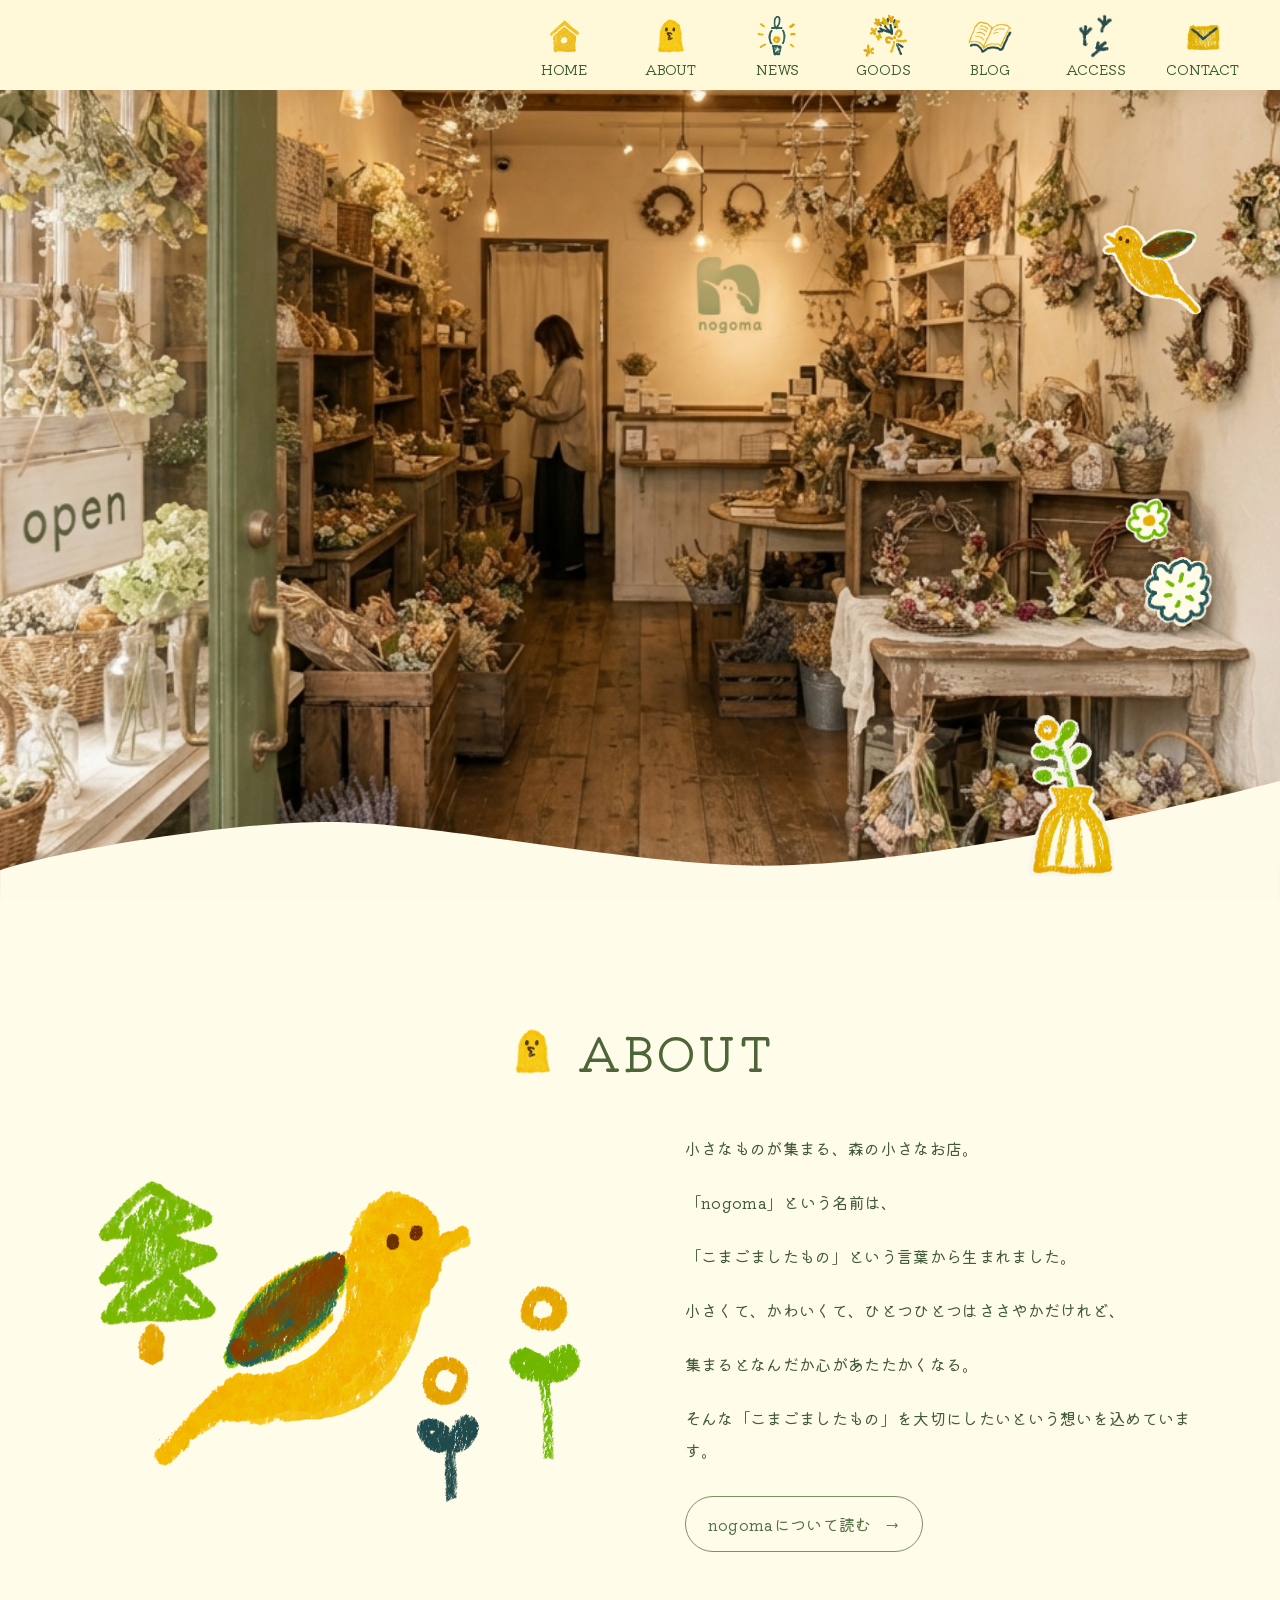
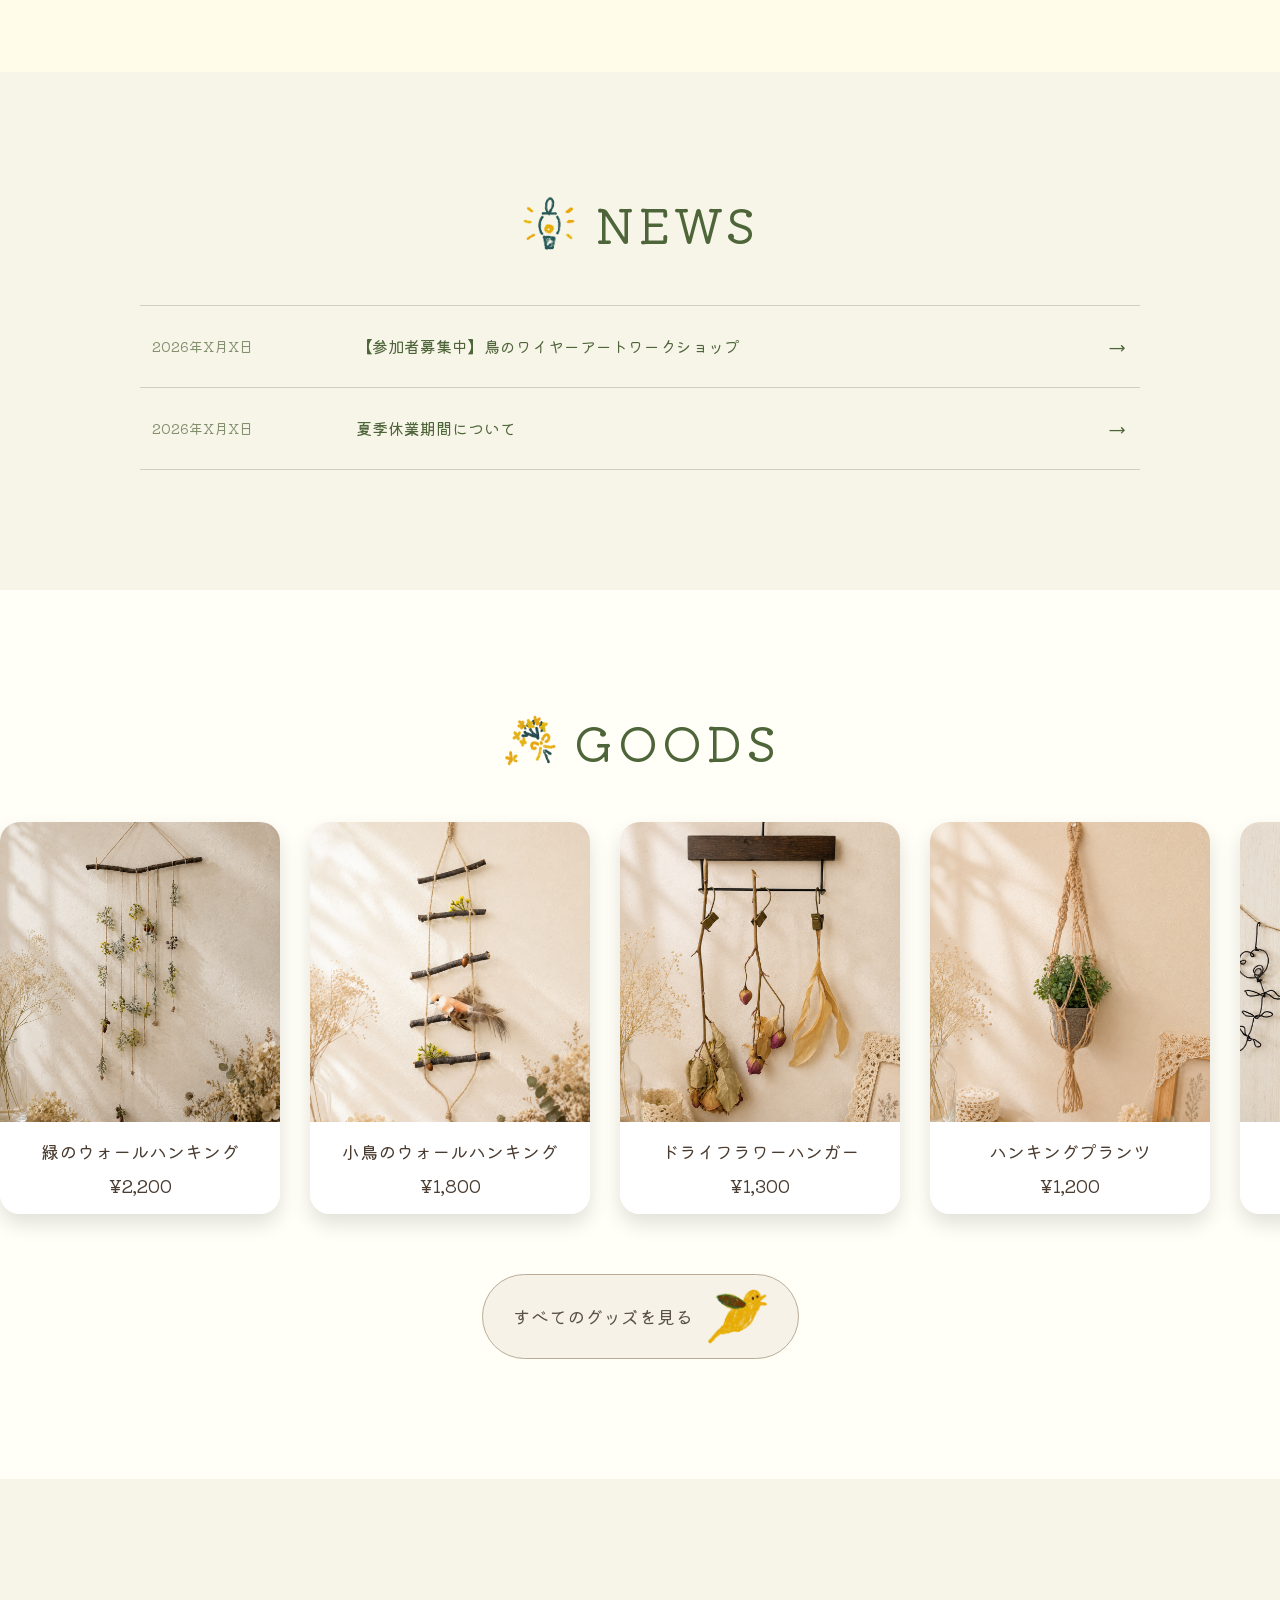
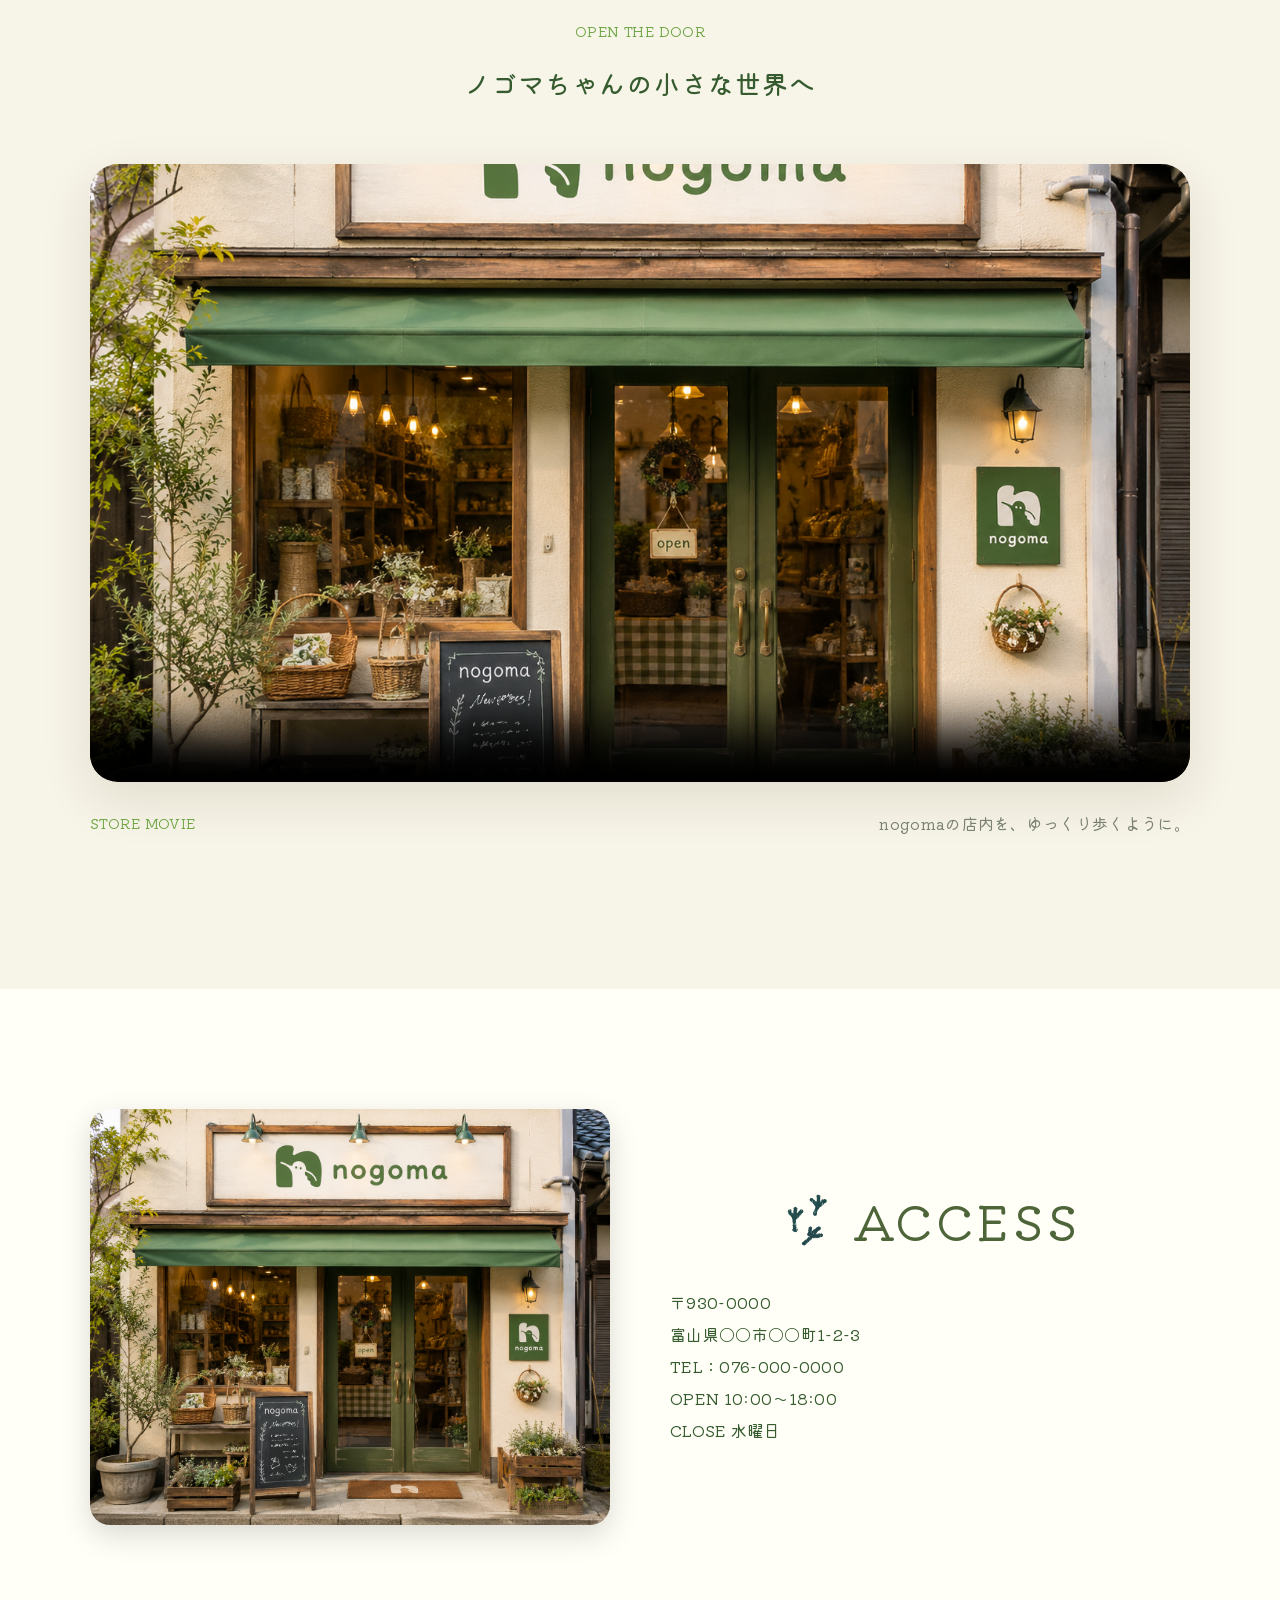
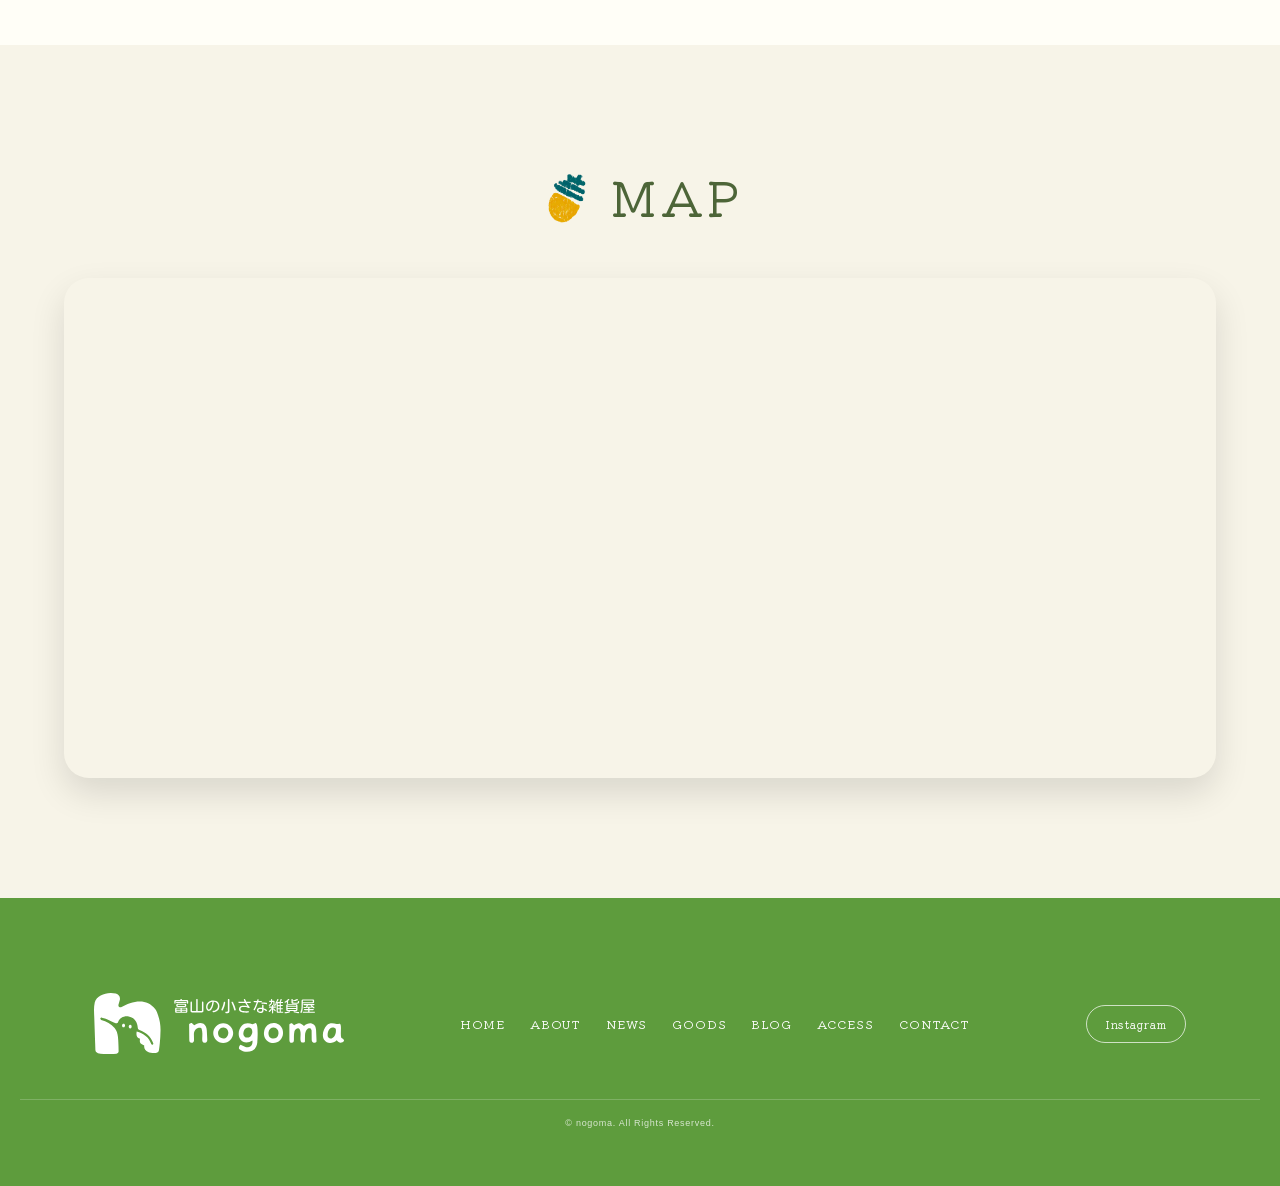
<file: index.html>
<!DOCTYPE html>
<html lang="ja">

<head>
    <meta charset="UTF-8">
    <meta name="viewport" content="width=device-width, initial-scale=1.0">
 <meta name="description"
          content="ドライフラワーや木の実を使った手作り雑貨を制作・販売する、富山の雑貨屋『nogoma』のホームページです。">
    <title>nogoma｜富山の小さな雑貨屋</title>

    <link rel="stylesheet" href="css/style.css">

    <!-- Google Font -->
    <link rel="preconnect" href="https://fonts.googleapis.com">
    <link href="https://fonts.googleapis.com/css2?family=Kiwi+Maru&display=swap" rel="stylesheet">

</head>

<body>

<!-- =========================
HEADER
========================= -->

<header class="site-header">

    <div class="header-inner">

        <!-- ロゴ -->
        <div class="logo-area">

            <a href="index.html" class="logo-link">

                <picture>

                    <!-- スマホ：縦型ロゴ -->
                    <source media="(max-width: 768px)" srcset="svg/rogosikaku.svg">

                    <!-- PC：横型ロゴ -->
                    <img src="svg/rogoyoko.svg" alt="富山の小さな雑貨屋 nogoma" class="logo-image">

                </picture>

            </a>

        </div>


        <!-- ナビゲーション -->
        <nav id="nav" class="main-nav" aria-label="メインナビゲーション">

            <ul>

                <li>
                    <a href="index.html">
                        <img src="image/icons/home.png" alt="">
                        <span>HOME</span>
                    </a>
                </li>

                <li>
                    <a href="index.html#about">
                        <img src="image/icons/me.png" alt="">
                        <span>ABOUT</span>
                    </a>
                </li>

                <li>
                    <a href="index.html#news">
                        <img src="image/icons/right.png" alt="">
                        <span>NEWS</span>
                    </a>
                </li>

                <li>
                    <a href="goods.html">
                        <img src="image/icons/gift.png" alt="">
                        <span>GOODS</span>
                    </a>
                </li>

                <li>
                    <a href="blog.html">
                        <img src="image/icons/diary.png" alt="">
                        <span>BLOG</span>
                    </a>
                </li>

                <li>
                    <a href="index.html#shopinfo">
                        <img src="image/icons/ashi.png" alt="">
                        <span>ACCESS</span>
                    </a>
                </li>

                <li>
                    <a href="contact.html">
                        <img src="image/icons/mail.png" alt="">
                        <span>CONTACT</span>
                    </a>
                </li>

            </ul>

        </nav>


        <!-- ハンバーガー -->
        <button class="hamburger" id="hamburger" type="button" aria-label="メニューを開く" aria-expanded="false"
            aria-controls="nav">
            <span></span>
            <span></span>
            <span></span>
        </button>

    </div>

</header>

    <!-- =========================
    TOP
    ========================= -->
    
    <section id="top" class="hero">
    
        <div class="slider">
    
            <div class="slides">
            
                <!-- 1枚目 -->
                <div class="slide active">
                    <img src="image/banners/top1.png" class="pc-img" alt="店内の様子">
                    <img src="image/banners/top1.png" class="sp-img" alt="店内の様子">
                </div>
            
                <!-- 2枚目 -->
                <div class="slide">
                    <img src="image/banners/shop.png" class="pc-img" alt="お店の外観">
                    <img src="image/banners/shop.png" class="sp-img" alt="お店の外観">
                </div>
            
            </div>
    
        </div>
    
    
        <!-- キャッチコピー -->
    
        <div class="hero-text">
    
            <!--
            <h1>
                手作り雑貨店<br>
                ｎｏｇｏｍａ
            </h1>
            -->
    
        </div>
    
    
        <!-- 小鳥 -->
    
        <div class="birdanime">
    
            <img src="image/icons/body2.png" class="bird-body" alt="">
    
            <img src="image/icons/wing-right2.png" class="wing-right" alt="">
    
        </div>
    
    
        <!-- 装飾 -->
    
        <img src="image/icons/flower2.png" class="deco flower" alt="">
    
        <img src="image/icons/huwa2.png" class="deco leaf" alt="">
    
    
        <!-- 波型 -->
    
        <img src="svg/hill.svg" class="hill-svg" alt="">
    
    </section>


<!-- =========================
ABOUT
========================= -->
<section id="about" class="about-section">
    <div class="about-heading">
        <img src="image/icons/me.png" alt="">
        <h2>ABOUT</h2>
    </div>

    <div class="about-wrap">
        <div class="about-visual">
            <img src="image/banners/about1.png" alt="小鳥のイラスト">
        </div>
        <div class="about-copy">
           

            <p>小さなものが集まる、森の小さなお店。</p>
<p>「nogoma」という名前は、</p>
<p>「こまごましたもの」という言葉から生まれました。</p>

<p>小さくて、かわいくて、ひとつひとつはささやかだけれど、</p>
<p>集まるとなんだか心があたたかくなる。</p>

<p>そんな「こまごましたもの」を大切にしたいという想いを込めています。</p>


            <!-- <p>大きな森の中にひとつの小鳥の巣がありました。</p>
            <p>兄弟たちは先に巣立ったのに一匹だけ巣立たずいたノゴマちゃんは、<br>居心地の良い巣の中でずっと暮らそうと決めました。</p>
            <p>ノゴマちゃんは、森の中で拾った木の実やお花を使って<br>可愛い手作り雑貨を作ることが大好き。</p>
            <p>巣の中はいつのまにか森のみんなが集うお店になっていました。</p>
            <p class="about-last">今日は何を作ろうかな？</p> -->
            <a href="about.html" class="about-more">nogomaについて読む <span>→</span></a>
            
        </div>
    </div>
</section>

    <!-- =========================
NEWS
========================= -->
    <section id="news" class="news">
        <div class="news-heading">
            <h2 class="news-title">
                <img src="image/icons/right.png" class="bird-icon" alt="">
                NEWS
            </h2>
        </div>

        <div class="news-list">
            <a class="news-item" href="news-20260815.html">
                <time datetime="2026-08-15">2026年X月X日</time>
                <span class="news-item-title">【参加者募集中】鳥のワイヤーアートワークショップ </span>
                <span class="news-arrow">→</span>
            </a>
            <a class="news-item" href="news-20260801.html">
                <time datetime="2026-08-01">2026年X月X日</time>
                <span class="news-item-title">夏季休業期間について</span>
                <span class="news-arrow">→</span>
            </a>
        </div>
    </section>


    <!-- =========================
GOODS
========================= -->




    <section id="goods" class="goods">


        <h2 class="goods-title">

            <img src="image/icons/gift.png" class="bird-icon" alt="">

            <div class="title-center">

                GOODS


            </div>



        </h2>

        <div class="goods-slider">

            <div class="goods-track">


                <!-- 商品1 -->
                <a href="goods-page/nuts-wall-hanging.html">
                    <div class="goods-item">

                        <img src="products/nuts-wall-hanging.png" alt="緑のウォールハンキング">

                        <div class="goods-info">
                            <p class="goods-name">
                                緑のウォールハンキング
                            </p>

                            <p class="goods-price">
                                ¥2,200
                            </p>
                        </div>

                    </div>
                </a>

                <!-- 商品2 -->
                <a href="goods-page/branch-wall-hanging.html">
                    <div class="goods-item">

                        <img src="products/branch-wall-hanging.png" alt="小鳥のウォールハンキング">

                        <div class="goods-info">
                            <p class="goods-name">
                                小鳥のウォールハンキング
                            </p>

                            <p class="goods-price">
                                ¥1,800
                            </p>
                        </div>

                    </div>
                </a>

                <!-- 商品3 -->
                <a href="goods-page/flower-hanger.html">
                    <div class="goods-item">

                        <img src="products/flower-hanger.png" alt="ドライフラワーハンガー">

                        <div class="goods-info">
                            <p class="goods-name">
                                ドライフラワーハンガー
                            </p>

                            <p class="goods-price">
                                ¥1,300
                            </p>
                        </div>

                    </div>
                </a>
                <!-- 商品4 -->
                <a href="goods-page/hanging-plants.html">
                    <div class="goods-item">

                        <img src="products/hanging-plants.png" alt="ハンキングプランツ">

                        <div class="goods-info">
                            <p class="goods-name">
                                ハンキングプランツ
                            </p>

                            <p class="goods-price">
                                ¥1,200
                            </p>
                        </div>

                    </div>
                </a>
                <!-- 商品1 -->
                <a href="goods-page/motif-garland.html">
                    <div class="goods-item">

                        <img src="products/motif-garland.png" alt="森のワイヤーアート">

                        <div class="goods-info">
                            <p class="goods-name">
                                森のワイヤーアート
                            </p>

                            <p class="goods-price">
                                ¥1,600
                            </p>
                        </div>

                    </div>
                </a>
                <!-- 商品2 -->
                <a href="goods-page/white-swag.html">
                    <div class="goods-item">

                        <img src="products/white-swag.png" alt="ラナンキュラスのスワッグ">

                        <div class="goods-info">
                            <p class="goods-name">
                                ラナンキュラスのスワッグ
                            </p>

                            <p class="goods-price">
                                ¥2,800
                            </p>
                        </div>

                    </div>
                </a>
                <!-- 商品3 -->
                <a href="goods-page/wreath.html">
                    <div class="goods-item">

                        <img src="products/wreath.png" alt="３種のお花のリース">

                        <div class="goods-info">
                            <p class="goods-name">
                                ３種のお花のリース
                            </p>

                            <p class="goods-price">
                                ¥2,500
                            </p>
                        </div>

                    </div>
                </a>
                <!-- 商品4 -->
                <a href="goods-page/yarn-wall-hanging.html">
                    <div class="goods-item">

                        <img src="products/yarn-wall-hanging.png" alt="毛糸のウォールハンキング">

                        <div class="goods-info">
                            <p class="goods-name">
                                毛糸のウォールハンキング
                            </p>

                            <p class="goods-price">
                                ¥1,800
                            </p>
                        </div>

                    </div>
                </a>

                <!-- 商品1 -->
                <a href="goods-page/nuts-wall-hanging.html">
                    <div class="goods-item">

                        <img src="products/nuts-wall-hanging.png" alt="緑のウォールハンキング">

                        <div class="goods-info">
                            <p class="goods-name">
                                緑のウォールハンキング
                            </p>

                            <p class="goods-price">
                                ¥2,200
                            </p>
                        </div>

                    </div>
                </a>

                <!-- 商品2 -->
                <a href="goods-page/branch-wall-hanging.html">
                    <div class="goods-item">

                        <img src="products/branch-wall-hanging.png" alt="小鳥のウォールハンキング">

                        <div class="goods-info">
                            <p class="goods-name">
                                小鳥のウォールハンキング
                            </p>

                            <p class="goods-price">
                                ¥1,800
                            </p>
                        </div>

                    </div>
                </a>

                <!-- 商品3 -->
                <a href="goods-page/flower-hanger.html">
                    <div class="goods-item">

                        <img src="products/flower-hanger.png" alt="ドライフラワーハンガー">

                        <div class="goods-info">
                            <p class="goods-name">
                                ドライフラワーハンガー
                            </p>

                            <p class="goods-price">
                                ¥1,300
                            </p>
                        </div>

                    </div>
                </a>
                <!-- 商品4 -->
                <a href="goods-page/hanging-plants.html">
                    <div class="goods-item">

                        <img src="products/hanging-plants.png" alt="ハンキングプランツ">

                        <div class="goods-info">
                            <p class="goods-name">
                                ハンキングプランツ
                            </p>

                            <p class="goods-price">
                                ¥1,200
                            </p>
                        </div>

                    </div>
                </a>
                <!-- 商品1 -->
                <a href="goods-page/motif-garland.html">
                    <div class="goods-item">

                        <img src="products/motif-garland.png" alt="森のワイヤーアート">

                        <div class="goods-info">
                            <p class="goods-name">
                                森のワイヤーアート
                            </p>

                            <p class="goods-price">
                                ¥1,600
                            </p>
                        </div>

                    </div>
                </a>
                <!-- 商品2 -->
                <a href="goods-page/white-swag.html">
                    <div class="goods-item">

                        <img src="products/white-swag.png" alt="ラナンキュラスのスワッグ">

                        <div class="goods-info">
                            <p class="goods-name">
                                ラナンキュラスのスワッグ
                            </p>

                            <p class="goods-price">
                                ¥2,800
                            </p>
                        </div>

                    </div>
                </a>
                <!-- 商品3 -->
                <a href="goods-page/wreath.html">
                    <div class="goods-item">

                        <img src="products/wreath.png" alt="３種のお花のリース">

                        <div class="goods-info">
                            <p class="goods-name">
                                ３種のお花のリース
                            </p>

                            <p class="goods-price">
                                ¥2,500
                            </p>
                        </div>

                    </div>
                </a>
                <!-- 商品4 -->
                <a href="goods-page/yarn-wall-hanging.html">
                    <div class="goods-item">

                        <img src="products/yarn-wall-hanging.png" alt="毛糸のウォールハンキング">

                        <div class="goods-info">
                            <p class="goods-name">
                                毛糸のウォールハンキング
                            </p>

                            <p class="goods-price">
                                ¥1,800
                            </p>
                        </div>

                    </div>
                </a>
            </div>

        </div>
        <div class="goods-btn-wrap">

            <a href="goods.html" class="goods-btn">

                すべてのグッズを見る


                <img src="image/icons/jump.png" class="btn-bird" alt="">

            </a>

        </div>

    </section>

<!-- =========================================================
OPEN THE DOOR
========================================================= -->

<section id="open-door" class="open-door-section">

    <div class="open-door-inner">

        <!-- セクションタイトル -->

        <div class="open-door-heading">

            <p class="open-door-label">
                OPEN THE DOOR
            </p>

            <h2>
                ノゴマちゃんの小さな世界へ
            </h2>

        </div>


        <!-- =========================
        店舗紹介動画
        ========================= -->

        <div class="open-door-movie">

            <video controls playsinline preload="metadata" poster="image/banners/shop.png">

                <source src="movie/nogoma-store.mp4" type="video/mp4">

                お使いのブラウザでは動画を再生できません。

            </video>

        </div>


        <!-- 動画下のテキスト -->

        <div class="open-door-caption">

            <span>
                STORE MOVIE
            </span>

            <p>
                nogomaの店内を、ゆっくり歩くように。
            </p>

        </div>

    </div>

</section>
    




    <!-- =========================
SHOP INFO
========================= -->

    <section id="shopinfo" class="shop-info">

        <div class="shop-container">

            <!-- 店舗写真 -->
            <div class="shop-photo">

                <img src="image/banners/shop.png" alt="お店の外観">


            </div>

            <!-- 店舗情報 -->
            <div class="shop-text">

                <h2 class="goods-title">

                    <img src="image/icons/ashi.png" class="bird-icon" alt="">

                    <div class="title-center">

                        ACCESS


                    </div>



                </h2>


                <p>
                    〒930-0000<br>
                    富山県〇〇市〇〇町1-2-3
                </p>

                <p>
                    TEL：076-000-0000
                </p>

                <p>
                    OPEN 10:00～18:00<br>
                    CLOSE 水曜日
                </p>

            </div>

        </div>

    </section>


<!-- =========================
MAP
========================= -->

<section class="map-section">

    <h2 class="goods-title">

        <img src="image/icons/donguri.png" class="bird-icon" alt="">

        <div class="title-center">
            MAP
        </div>

    </h2>

    <div class="map-wrap">

    <iframe
        src="https://www.google.com/maps/embed?pb=!1m18!1m12!1m3!1d12797.923797218924!2d137.2137987613678!3d36.686979072123144!2m3!1f0!2f0!3f0!3m2!1i1024!2i768!4f13.1!3m3!1m2!1s0x5ff79044c8ad3a2f%3A0x7bc1c3be2d77d1e2!2z5Z-O5Y2X5YWs5ZyS!5e0!3m2!1sja!2sjp!4v1784693985721!5m2!1sja!2sjp"
        width="600" height="450" style="border:0;" allowfullscreen="" loading="lazy"
        referrerpolicy="strict-origin-when-cross-origin"></iframe>
    </div>

</section>



<!-- =========================
TOPへ戻る
========================= -->

    <a href="#top" class="top-btn">

        <img src="image/icons/backtotop.png" alt="トップへ戻る">

    </a>


<!-- =========================================================
FOOTER
========================================================= -->

<footer class="site-footer">

    <div class="footer-inner">

        <!-- ロゴ -->
        <div class="footer-brand">

            <a href="index.html" class="footer-logo">

                <picture>
                    <!-- スマホ -->
                    <source media="(max-width: 768px)" srcset="svg/rogosikaku.svg">

                    <!-- PC -->
                    <img src="svg/rogoyoko.svg" alt="富山の小さな雑貨屋 nogoma">
                </picture>

            </a>

        </div>


        <!-- ナビゲーション -->
        <nav class="footer-nav" aria-label="フッターナビゲーション">

            <ul>

                <li>
                    <a href="index.html">
                        HOME
                    </a>
                </li>

                <li>
                    <a href="index.html#about">
                        ABOUT
                    </a>
                </li>

                <li>
                    <a href="index.html#news">
                        NEWS
                    </a>
                </li>

                <li>
                    <a href="goods.html">
                        GOODS
                    </a>
                </li>

                <li>
                    <a href="blog.html">
                        BLOG
                    </a>
                </li>

                <li>
                    <a href="index.html#shopinfo">
                        ACCESS
                    </a>
                </li>

                <li>
                    <a href="contact.html">
                        CONTACT
                    </a>
                </li>

            </ul>

        </nav>


        <!-- SNS -->
        <div class="footer-sns">
        
            <a href="#" aria-label="Instagram">
                Instagram
            </a>
        
        </div>

    </div>


    <!-- コピーライト -->
    <div class="footer-bottom">

        <p>
            © nogoma. All Rights Reserved.
        </p>

    </div>

</footer>



    <script src="js/kirikae.js"></script>

</body>

</html>
</file>
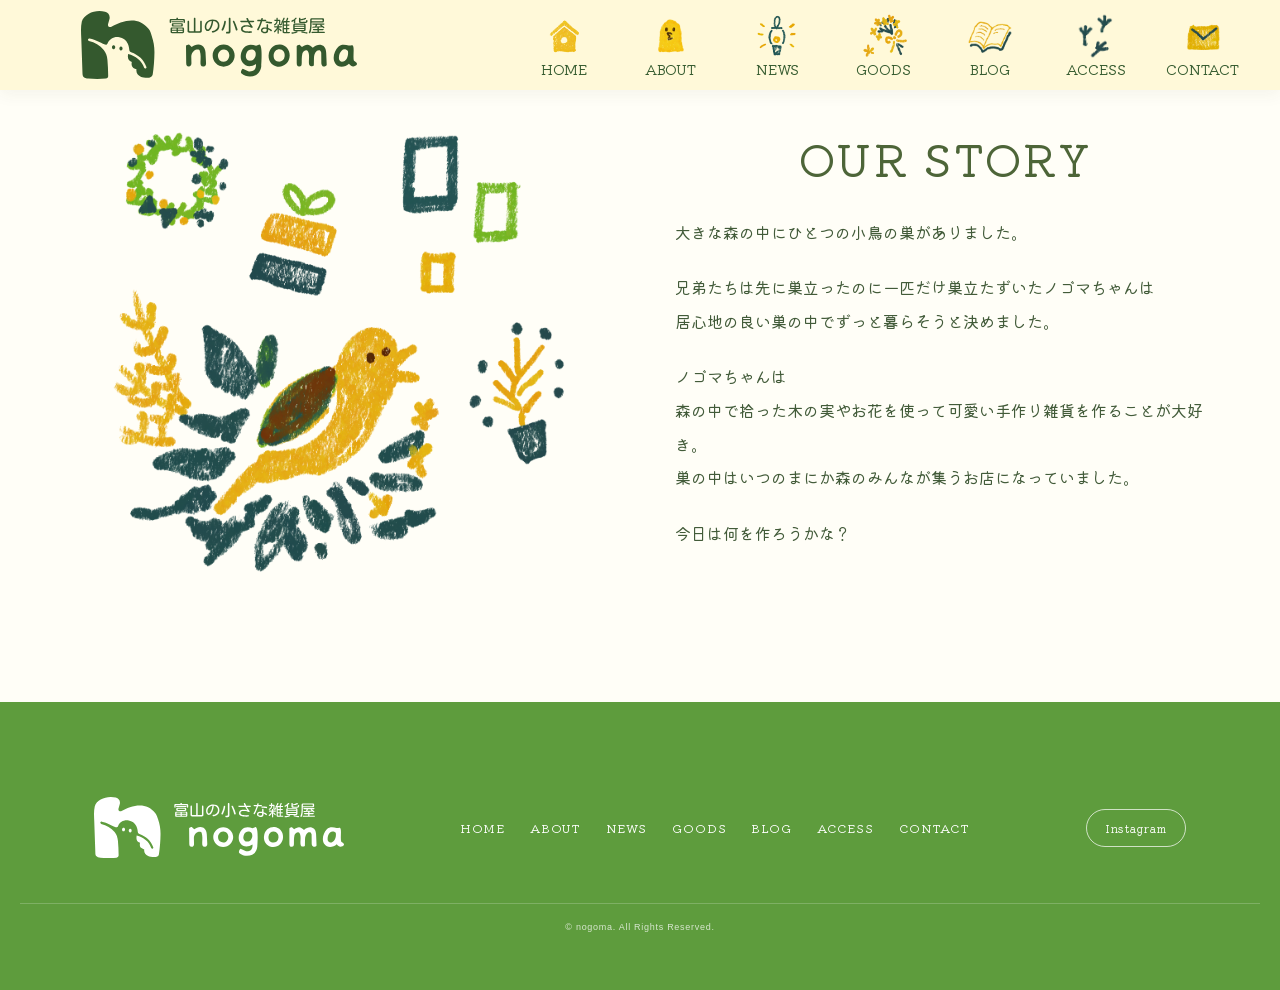
<file: about.html>
<!DOCTYPE html>
<html lang="ja">

<head>
    <meta charset="UTF-8">
    <meta name="viewport" content="width=device-width, initial-scale=1.0">
    <meta name="description" content="ドライフラワーや木の実を使った手作り雑貨を制作・販売する、富山の雑貨屋『nogoma』のホームページです。">
    <title>nogoma｜OUR STORY</title>

    <link rel="stylesheet" href="css/style.css">

    <!-- Google Font -->
    <link rel="preconnect" href="https://fonts.googleapis.com">
    <link href="https://fonts.googleapis.com/css2?family=Kiwi+Maru&display=swap" rel="stylesheet">

</head>

<body>

    <!-- =========================
HEADER
========================= -->

    <header class="site-header">

        <div class="header-inner">

            <!-- ロゴ -->
            <div class="logo-area">
                <a href="index.html" class="logo-link">

                    <!--
                ここに横長のPNGロゴを入れる
                例：image/logo.png
                -->
                    <!-- ロゴ -->

                    <div class="logo-area">


                        <a href="index.html" class="logo-link">

                            <picture>
                                <!-- スマホ：縦型ロゴ -->
                                <source media="(max-width: 768px)" srcset="svg/rogosikaku.svg">

                                <!-- PC：横型ロゴ -->
                                <img src="svg/rogoyoko.svg" alt="富山の小さな雑貨屋 nogoma" class="logo-image">
                            </picture>

                        </a>


                    </div>


                </a>
            </div>


            <!-- ナビゲーション -->
            <nav id="nav" class="main-nav" aria-label="メインナビゲーション">
            
                <ul>
            
                    <li>
                        <a href="index.html">
                            <img src="image/icons/home.png" alt="">
                            <span>HOME</span>
                        </a>
                    </li>
            
                    <li>
                        <a href="index.html#about">
                            <img src="image/icons/me.png" alt="">
                            <span>ABOUT</span>
                        </a>
                    </li>
            
                    <li>
                        <a href="index.html#news">
                            <img src="image/icons/right.png" alt="">
                            <span>NEWS</span>
                        </a>
                    </li>
            
                    <li>
                        <a href="goods.html">
                            <img src="image/icons/gift.png" alt="">
                            <span>GOODS</span>
                        </a>
                    </li>
            
                    <li>
                        <a href="blog.html">
                            <img src="image/icons/diary.png" alt="">
                            <span>BLOG</span>
                        </a>
                    </li>
            
                    <li>
                        <a href="index.html#shopinfo">
                            <img src="image/icons/ashi.png" alt="">
                            <span>ACCESS</span>
                        </a>
                    </li>
            
                    <li>
                        <a href="contact.html">
                            <img src="image/icons/mail.png" alt="">
                            <span>CONTACT</span>
                        </a>
                    </li>
            
                </ul>
            
            </nav>


            <!-- ハンバーガー -->
            <button class="hamburger" id="hamburger" type="button" aria-label="メニューを開く" aria-expanded="false"
                aria-controls="nav">
                <span></span>
                <span></span>
                <span></span>
            </button>

        </div>

    </header>




<!-- =========================
SHOP INTRO
========================= -->

    <section class="shop-intro">

        <div class="intro-wrap">

            <div class="intro-photo">

                <img src="image/banners/about2.png" alt="小鳥のイラスト">

            </div>

            <div class="intro-text">

            <div class="title-center">
                OUR STORY
            </div>

                <p>
大きな森の中にひとつの小鳥の巣がありました。
</p>
<p>
兄弟たちは先に巣立ったのに一匹だけ巣立たずいたノゴマちゃんは<br>
居心地の良い巣の中でずっと暮らそうと決めました。
</p>
<p>
ノゴマちゃんは<br>
森の中で拾った木の実やお花を使って可愛い手作り雑貨を作ることが大好き。<br>
巣の中はいつのまにか森のみんなが集うお店になっていました。
</p>
<p>
今日は何を作ろうかな？
</p>



            </div>

        </div>

    </section>











<!-- =========================
TOPへ戻る
========================= -->

<a href="#top" class="top-btn">

    <img src="image/icons/backtotop.png" alt="トップへ戻る">

</a>


<!-- =========================================================
FOOTER
========================================================= -->

<footer class="site-footer">

    <div class="footer-inner">

        <!-- ロゴ -->
        <div class="footer-brand">

            <a href="index.html" class="footer-logo">

                <picture>
                    <!-- スマホ -->
                    <source media="(max-width: 768px)" srcset="svg/rogosikaku.svg">

                    <!-- PC -->
                    <img src="svg/rogoyoko.svg" alt="富山の小さな雑貨屋 nogoma">
                </picture>

            </a>

        </div>


        <!-- ナビゲーション -->
        <nav class="footer-nav" aria-label="フッターナビゲーション">

            <ul>

                <li>
                    <a href="index.html">
                        HOME
                    </a>
                </li>

                <li>
                    <a href="index.html#about">
                        ABOUT
                    </a>
                </li>

                <li>
                    <a href="index.html#news">
                        NEWS
                    </a>
                </li>

                <li>
                    <a href="goods.html">
                        GOODS
                    </a>
                </li>

                <li>
                    <a href="blog.html">
                        BLOG
                    </a>
                </li>

                <li>
                    <a href="index.html#shopinfo">
                        ACCESS
                    </a>
                </li>

                <li>
                    <a href="contact.html">
                        CONTACT
                    </a>
                </li>

            </ul>

        </nav>


        <!-- SNS -->
        <div class="footer-sns">

            <a href="#" aria-label="Instagram">
                Instagram
            </a>

        </div>

    </div>


    <!-- コピーライト -->
    <div class="footer-bottom">

        <p>
            © nogoma. All Rights Reserved.
        </p>

    </div>

</footer>


    <script src="js/kirikae.js"></script>

</body>

</html>
</file>
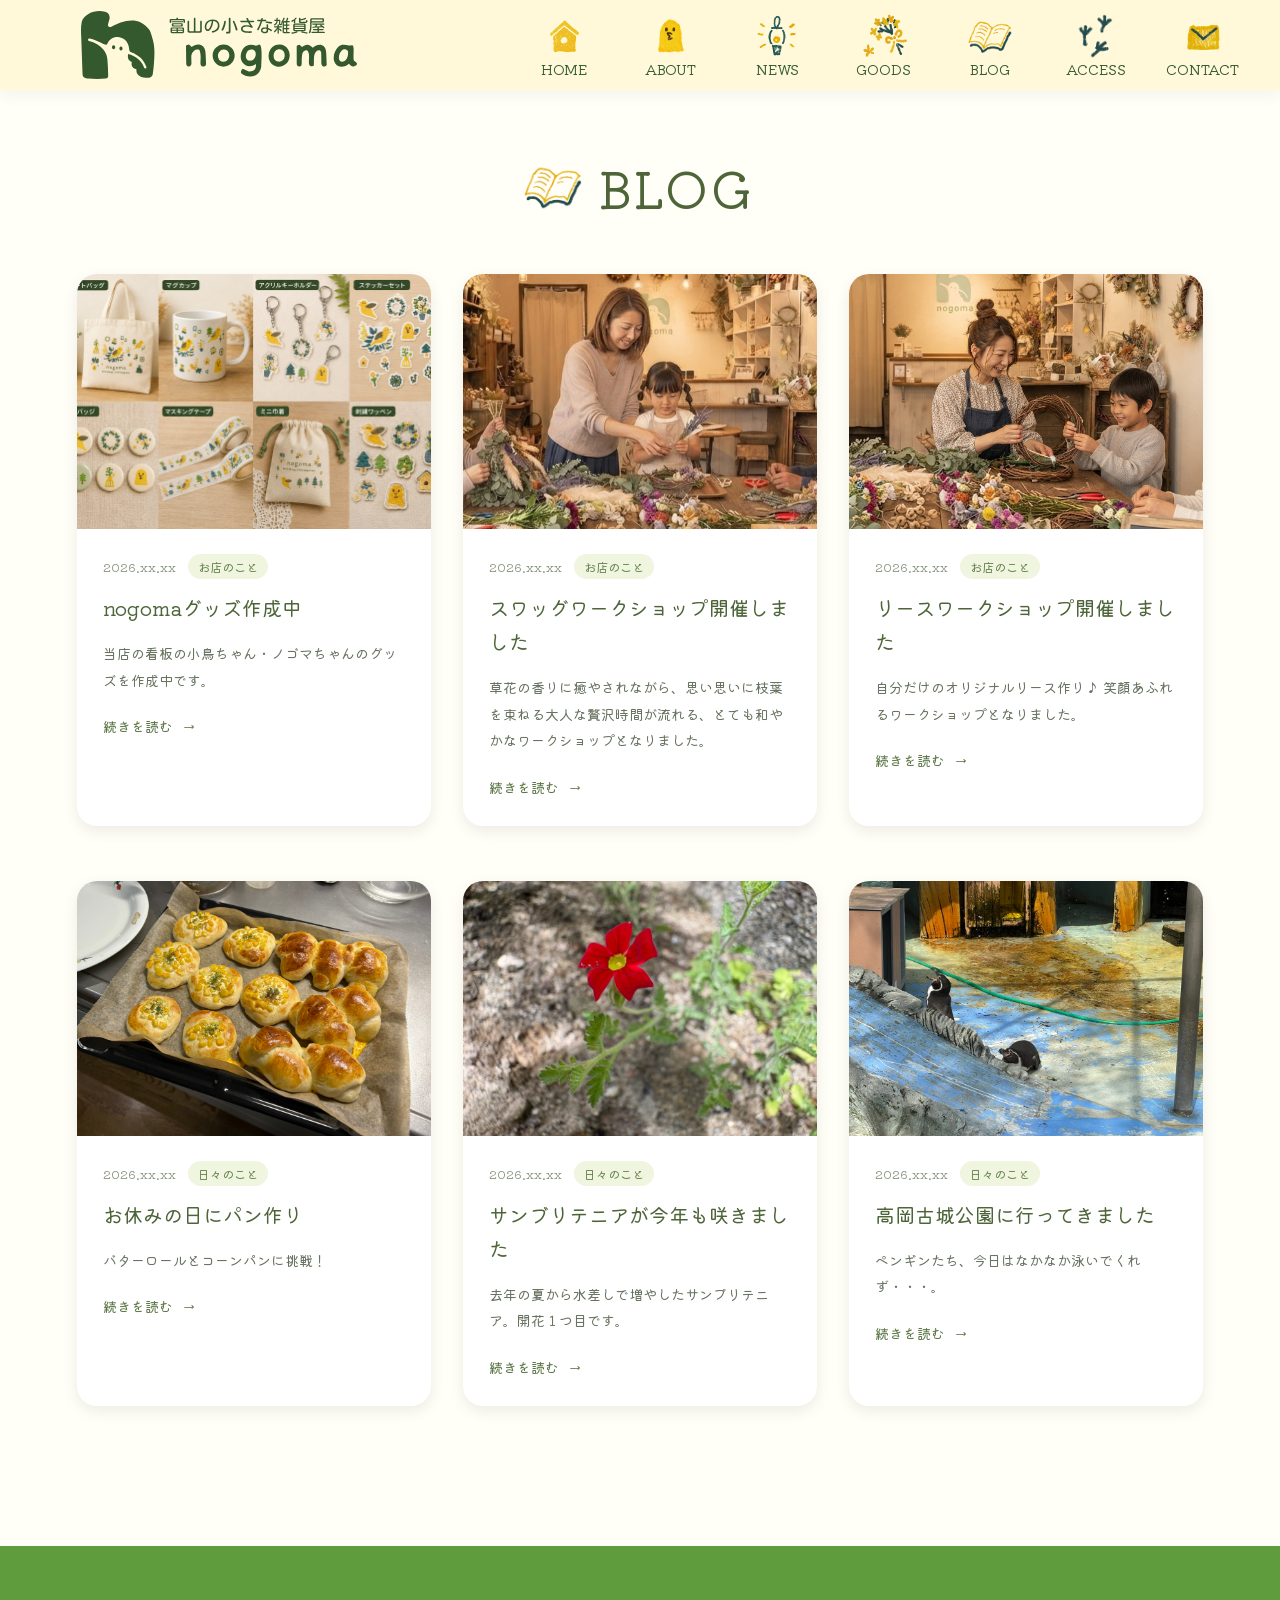
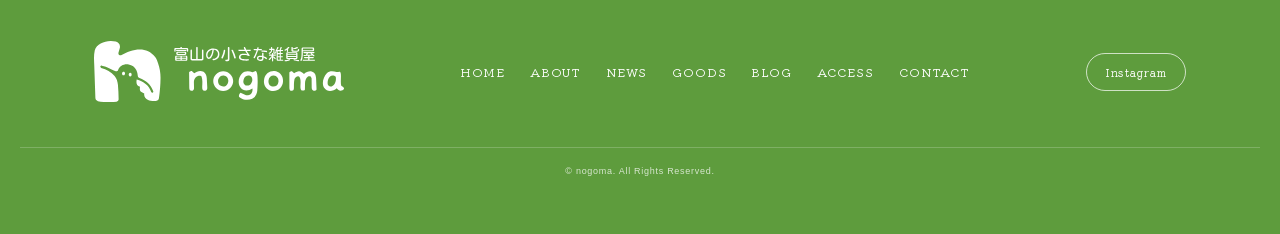
<file: blog.html>
<!DOCTYPE html>
<html lang="ja">

<head>

    <meta charset="UTF-8">

    <meta name="viewport" content="width=device-width, initial-scale=1.0">

    <title>nogoma | BLOG</title>

    <link rel="stylesheet" href="css/style.css">

    <!-- Google Font -->
    <link rel="preconnect" href="https://fonts.googleapis.com">
    <link rel="preconnect" href="https://fonts.gstatic.com" crossorigin>

    <link href="https://fonts.googleapis.com/css2?family=Kiwi+Maru:wght@300;400;500&display=swap" rel="stylesheet">

</head>


<body>


    <!-- =====================================================
HEADER
===================================================== -->

    <header class="site-header">

        <div class="header-inner">

            <!-- ロゴ -->

            <div class="logo-area">

                <a href="index.html" class="logo-link">

                    <picture>

                        <!-- スマホ -->
                        <source media="(max-width: 768px)" srcset="svg/rogosikaku.svg">

                        <!-- PC -->
                        <img src="svg/rogoyoko.svg" alt="富山の小さな雑貨屋 nogoma" class="logo-image">

                    </picture>

                </a>

            </div>


            <!-- ナビ -->

            <nav id="nav" class="main-nav" aria-label="メインナビゲーション">

                <ul>

                    <li>
                        <a href="index.html">
                            <img src="image/icons/home.png" alt="">
                            <span>HOME</span>
                        </a>
                    </li>

                    <li>
                        <a href="index.html#about">
                            <img src="image/icons/me.png" alt="">
                            <span>ABOUT</span>
                        </a>
                    </li>

                    <li>
                        <a href="index.html#news">
                            <img src="image/icons/right.png" alt="">
                            <span>NEWS</span>
                        </a>
                    </li>

                    <li>
                        <a href="goods.html">
                            <img src="image/icons/gift.png" alt="">
                            <span>GOODS</span>
                        </a>
                    </li>

                    <li>
                        <a href="blog.html">
                            <img src="image/icons/diary.png" alt="">
                            <span>BLOG</span>
                        </a>
                    </li>

                    <li>
                        <a href="index.html#shopinfo">
                            <img src="image/icons/ashi.png" alt="">
                            <span>ACCESS</span>
                        </a>
                    </li>

                    <li>
                        <a href="contact.html">
                            <img src="image/icons/mail.png" alt="">
                            <span>CONTACT</span>
                        </a>
                    </li>

                </ul>

            </nav>

            <!-- ハンバーガー -->

            <button class="hamburger" id="hamburger" type="button" aria-label="メニューを開く" aria-expanded="false"
                aria-controls="nav">

                <span></span>
                <span></span>
                <span></span>

            </button>

        </div>

    </header>


    <!-- =====================================================
BLOG TITLE
===================================================== -->

    <section class="blog-title">

        <div class="blog-heading">

            <img src="image/icons/diary.png" alt="">

            <h1>BLOG</h1>

        </div>



    </section>



    <!-- =====================================================
BLOG
===================================================== -->

    <main class="blog-section">

        <div class="blog-container">


            <!-- ページタイトル -->




            <!-- =================================================
        BLOG CARDS
        ================================================= -->

            <div class="blog-grid">


                

               



                <!-- BLOG 01 -->

                <article class="blog-card">

                    <a href="#" class="blog-image">

                        <img src="image/diary/goodssample.png" alt="nogomaグッズ作成中">

                    </a>

                    <div class="blog-card-body">

                        <div class="blog-meta">

                            <time datetime="2026-07-25">
                                2026.xx.xx
                            </time>

                            <span>
                                お店のこと
                            </span>

                        </div>

                        <h3>

                            nogomaグッズ作成中


                        </h3>

                        <p>

                            当店の看板の小鳥ちゃん・ノゴマちゃんのグッズを作成中です。

                        </p>

                        <a href="#" class="blog-more">
                            続きを読む
                            <span>→</span>
                        </a>

                    </div>

                </article>

                <!-- BLOG 02 -->
                
                <article class="blog-card">
                
                    <a href="#" class="blog-image">
                
                        <img src="image/diary/swag-workshop.jpg" alt="ワークショップの様子">
                
                    </a>
                
                    <div class="blog-card-body">
                
                        <div class="blog-meta">
                
                            <time datetime="2026-08-02">
                                2026.xx.xx
                            </time>
                
                            <span>
                                お店のこと
                            </span>
                
                        </div>
                
                        <h3>
                
                            スワッグワークショップ開催しました
                
                        </h3>
                
                        <p>
                
                            草花の香りに癒やされながら、思い思いに枝葉を束ねる大人な贅沢時間が流れる、とても和やかなワークショップとなりました。
                
                        </p>
                
                        <a href="#" class="blog-more">
                            続きを読む
                            <span>→</span>
                        </a>
                
                    </div>
                
                </article>



                <!-- BLOG 03 -->

                <article class="blog-card">

                    <a href="#" class="blog-image">

                        <img src="image/diary/wreath-workshop.jpg" alt="ワークショップの様子">

                    </a>

                    <div class="blog-card-body">

                        <div class="blog-meta">

                            <time datetime="2026-07-18">
                                2026.xx.xx
                            </time>

                            <span>
                                お店のこと
                            </span>

                        </div>

                        <h3>

                            リースワークショップ開催しました

                        </h3>

                        <p>

                            自分だけのオリジナルリース作り♪ 笑顔あふれるワークショップとなりました。

                        </p>

                        <a href="#" class="blog-more">
                            続きを読む
                            <span>→</span>
                        </a>

                    </div>

                </article>

                <!-- BLOG 04 -->
                
                <article class="blog-card">
                
                    <a href="#" class="blog-image">
                
                        <img src="image/diary/bread.JPEG" alt="休日のパン作り">
                
                    </a>
                
                    <div class="blog-card-body">
                
                        <div class="blog-meta">
                
                            <time datetime="2026-08-24">
                                2026.xx.xx
                            </time>
                
                            <span>
                                日々のこと
                            </span>
                
                        </div>
                
                        <h3>
                
                            お休みの日にパン作り
                
                        </h3>
                
                        <p>
                
                            バターロールとコーンパンに挑戦！
                
                        </p>
                
                        <a href="#" class="blog-more">
                            続きを読む
                            <span>→</span>
                        </a>
                
                    </div>
                
                </article>
                
                
                
                <!-- BLOG 05 -->
                
                <article class="blog-card">
                
                    <a href="#" class="blog-image">
                
                        <img src="image/diary/niwa.JPEG" alt="お庭の様子">
                
                    </a>
                
                    <div class="blog-card-body">
                
                        <div class="blog-meta">
                
                            <time datetime="2026-08-18">
                                2026.xx.xx
                            </time>
                
                            <span>
                                日々のこと
                            </span>
                
                        </div>
                
                        <h3>
                
                            サンブリテニアが今年も咲きました
                
                        </h3>
                
                        <p>
                
                            去年の夏から水差しで増やしたサンブリテニア。開花１つ目です。
                
                        </p>
                
                        <a href="#" class="blog-more">
                            続きを読む
                            <span>→</span>
                        </a>
                
                    </div>
                
                </article>
                
                
                
                <!-- BLOG 06 -->
                
                <article class="blog-card">
                
                    <a href="#" class="blog-image">
                
                        <img src="image/diary/penguin.JPEG" alt="休日の公園散歩">
                
                    </a>
                
                    <div class="blog-card-body">
                
                        <div class="blog-meta">
                
                            <time datetime="2026-08-10">
                                2026.xx.xx
                            </time>
                
                            <span>
                                日々のこと
                            </span>
                
                        </div>
                
                        <h3>
                
                            高岡古城公園に行ってきました
                
                        </h3>
                
                        <p>
                
                            ペンギンたち、今日はなかなか泳いでくれず・・・。
                
                        </p>
                
                        <a href="#" class="blog-more">
                            続きを読む
                            <span>→</span>
                        </a>
                
                    </div>
                
                </article>



            </div>


        </div>

    </main>



    <!-- =========================
    TOPへ戻る
    ========================= -->

    <a href="#top" class="top-btn">

        <img src="image/icons/backtotop.png" alt="トップへ戻る">

    </a>


    <!-- =========================================================
    FOOTER
    ========================================================= -->

    <footer class="site-footer">

        <div class="footer-inner">

            <!-- ロゴ -->
            <div class="footer-brand">

                <a href="index.html" class="footer-logo">

                    <picture>
                        <!-- スマホ -->
                        <source media="(max-width: 768px)" srcset="svg/rogosikaku.svg">

                        <!-- PC -->
                        <img src="svg/rogoyoko.svg" alt="富山の小さな雑貨屋 nogoma">
                    </picture>

                </a>

            </div>


            <!-- ナビゲーション -->
            <nav class="footer-nav" aria-label="フッターナビゲーション">

                <ul>

                    <li>
                        <a href="index.html">
                            HOME
                        </a>
                    </li>

                    <li>
                        <a href="index.html#about">
                            ABOUT
                        </a>
                    </li>

                    <li>
                        <a href="index.html#news">
                            NEWS
                        </a>
                    </li>

                    <li>
                        <a href="goods.html">
                            GOODS
                        </a>
                    </li>

                    <li>
                        <a href="blog.html">
                            BLOG
                        </a>
                    </li>

                    <li>
                        <a href="index.html#shopinfo">
                            ACCESS
                        </a>
                    </li>

                    <li>
                        <a href="contact.html">
                            CONTACT
                        </a>
                    </li>

                </ul>

            </nav>


            <!-- SNS -->
            <div class="footer-sns">

                <a href="#" aria-label="Instagram">
                    Instagram
                </a>

            </div>

        </div>


        <!-- コピーライト -->
        <div class="footer-bottom">

            <p>
                © nogoma. All Rights Reserved.
            </p>

        </div>

    </footer>




    <script src="js/kirikae.js"></script>

</body>

</html>
</file>
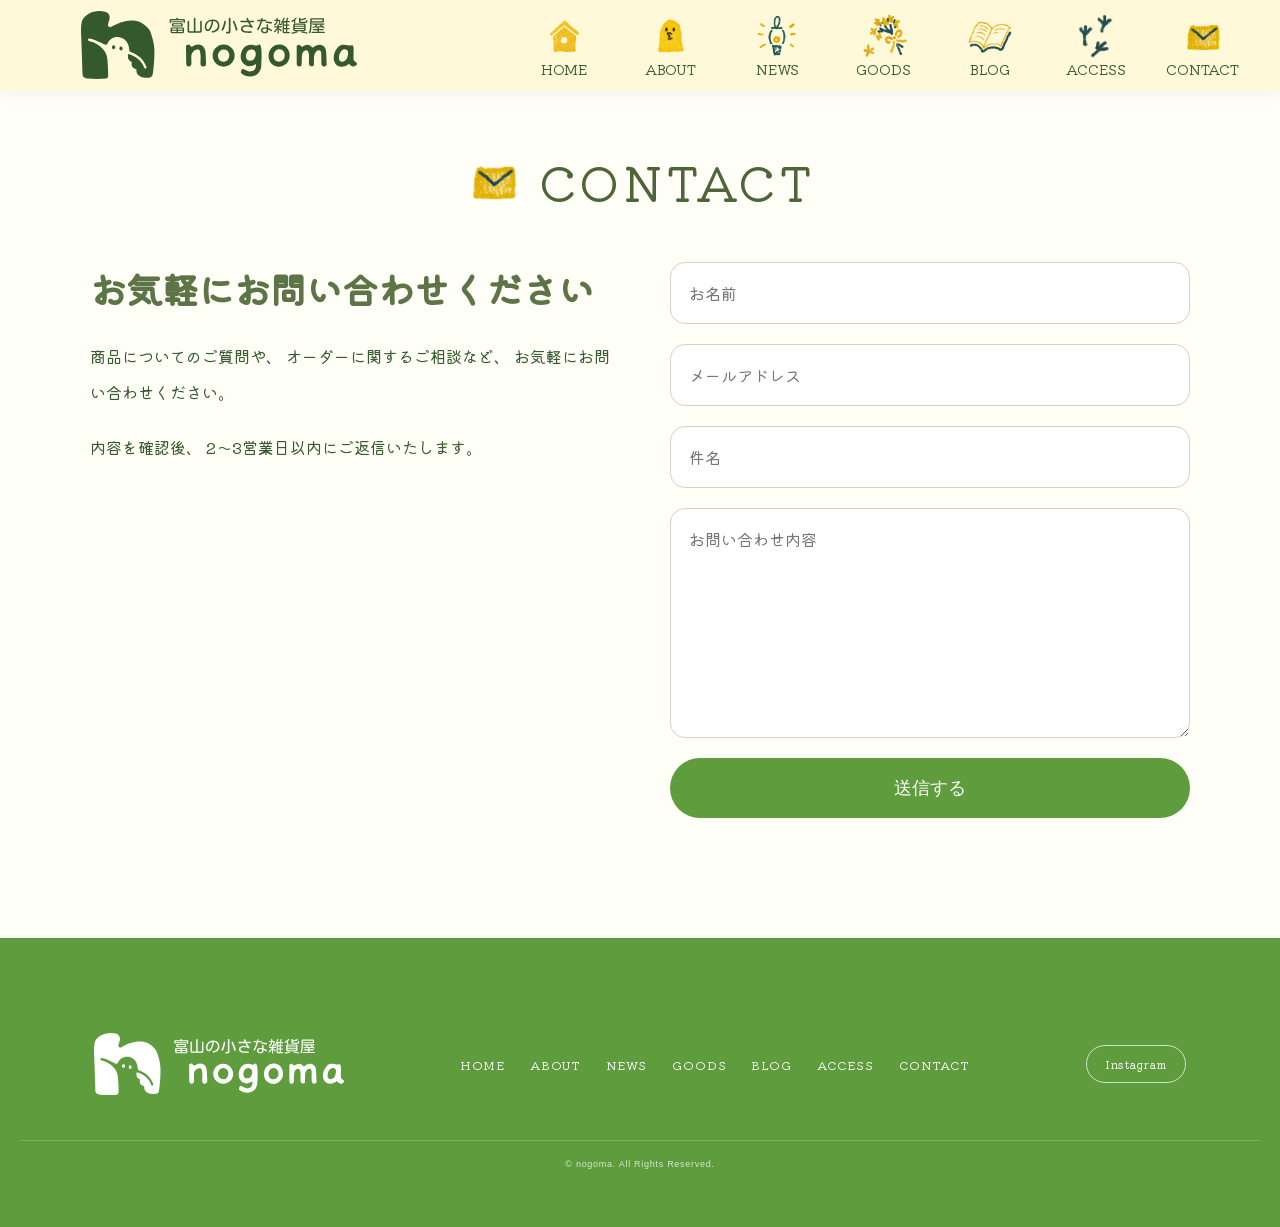
<file: contact.html>
<!DOCTYPE html>
<html lang="ja">

<head>
    <meta charset="UTF-8">
    <meta name="viewport" content="width=device-width, initial-scale=1.0">
    <meta name="description" content="ドライフラワーや木の実を使った手作り雑貨を制作・販売する、富山の雑貨屋『nogoma』のホームページです。">
    <title>nogoma｜CONTACT</title>

    <link rel="stylesheet" href="css/style.css">

    <!-- Google Font -->
    <link rel="preconnect" href="https://fonts.googleapis.com">
    <link href="https://fonts.googleapis.com/css2?family=Kiwi+Maru&display=swap" rel="stylesheet">

</head>

<body>

    <!-- =========================
HEADER
========================= -->

    <header class="site-header">

        <div class="header-inner">

            <!-- ロゴ -->
            <div class="logo-area">
                <a href="index.html" class="logo-link">

                    <!--
                ここに横長のPNGロゴを入れる
                例：image/logo.png
                -->
                    <!-- ロゴ -->

                    <div class="logo-area">


                        <a href="index.html" class="logo-link">

                            <picture>
                                <!-- スマホ：縦型ロゴ -->
                                <source media="(max-width: 768px)" srcset="svg/rogosikaku.svg">

                                <!-- PC：横型ロゴ -->
                                <img src="svg/rogoyoko.svg" alt="富山の小さな雑貨屋 nogoma" class="logo-image">
                            </picture>

                        </a>


                    </div>


                </a>
            </div>


            <!-- ナビゲーション -->
            <nav id="nav" class="main-nav" aria-label="メインナビゲーション">
            
                <ul>
            
                    <li>
                        <a href="index.html">
                            <img src="image/icons/home.png" alt="">
                            <span>HOME</span>
                        </a>
                    </li>
            
                    <li>
                        <a href="index.html#about">
                            <img src="image/icons/me.png" alt="">
                            <span>ABOUT</span>
                        </a>
                    </li>
            
                    <li>
                        <a href="index.html#news">
                            <img src="image/icons/right.png" alt="">
                            <span>NEWS</span>
                        </a>
                    </li>
            
                    <li>
                        <a href="goods.html">
                            <img src="image/icons/gift.png" alt="">
                            <span>GOODS</span>
                        </a>
                    </li>
            
                    <li>
                        <a href="blog.html">
                            <img src="image/icons/diary.png" alt="">
                            <span>BLOG</span>
                        </a>
                    </li>
            
                    <li>
                        <a href="index.html#shopinfo">
                            <img src="image/icons/ashi.png" alt="">
                            <span>ACCESS</span>
                        </a>
                    </li>
            
                    <li>
                        <a href="contact.html">
                            <img src="image/icons/mail.png" alt="">
                            <span>CONTACT</span>
                        </a>
                    </li>
            
                </ul>
            
            </nav>


            <!-- ハンバーガー -->
            <button class="hamburger" id="hamburger" type="button" aria-label="メニューを開く" aria-expanded="false"
                aria-controls="nav">
                <span></span>
                <span></span>
                <span></span>
            </button>

        </div>

    </header>


<!-- =========================
CONTACT
========================= -->

    <section class="contact-page">

        <h2 class="goods-title">

            <img src="image/icons/mail.png" class="bird-icon" alt="">

            <div class="title-center">
                CONTACT
            </div>

        </h2>

        <div class="contact-wrap">

            <div class="contact-text">

                <h3>お気軽にお問い合わせください</h3>

                <p>
                    商品についてのご質問や、
                    オーダーに関するご相談など、
                    お気軽にお問い合わせください。
                </p>

                <p>
                    内容を確認後、
                    2〜3営業日以内にご返信いたします。
                </p>

            </div>

            <form class="contact-form">

                <input type="text" name="name" placeholder="お名前" required>

                <input type="email" name="email" placeholder="メールアドレス" required>

                <input type="text" name="subject" placeholder="件名">

                <textarea name="message" rows="8" placeholder="お問い合わせ内容" required></textarea>

                <button type="submit">
                    送信する
                </button>

            </form>

        </div>

    </section>



<!-- =========================
TOPへ戻る
========================= -->

<a href="#top" class="top-btn">

    <img src="image/icons/backtotop.png" alt="トップへ戻る">

</a>


<!-- =========================================================
FOOTER
========================================================= -->

<footer class="site-footer">

    <div class="footer-inner">

        <!-- ロゴ -->
        <div class="footer-brand">

            <a href="index.html" class="footer-logo">

                <picture>
                    <!-- スマホ -->
                    <source media="(max-width: 768px)" srcset="svg/rogosikaku.svg">

                    <!-- PC -->
                    <img src="svg/rogoyoko.svg" alt="富山の小さな雑貨屋 nogoma">
                </picture>

            </a>

        </div>


        <!-- ナビゲーション -->
        <nav class="footer-nav" aria-label="フッターナビゲーション">

            <ul>

                <li>
                    <a href="index.html">
                        HOME
                    </a>
                </li>

                <li>
                    <a href="index.html#about">
                        ABOUT
                    </a>
                </li>

                <li>
                    <a href="index.html#news">
                        NEWS
                    </a>
                </li>

                <li>
                    <a href="goods.html">
                        GOODS
                    </a>
                </li>

                <li>
                    <a href="blog.html">
                        BLOG
                    </a>
                </li>

                <li>
                    <a href="index.html#shopinfo">
                        ACCESS
                    </a>
                </li>

                <li>
                    <a href="contact.html">
                        CONTACT
                    </a>
                </li>

            </ul>

        </nav>


        <!-- SNS -->
        <div class="footer-sns">

            <a href="#" aria-label="Instagram">
                Instagram
            </a>

        </div>

    </div>


    <!-- コピーライト -->
    <div class="footer-bottom">

        <p>
            © nogoma. All Rights Reserved.
        </p>

    </div>

</footer>



    <script src="js/kirikae.js"></script>

</body>

</html>
</file>
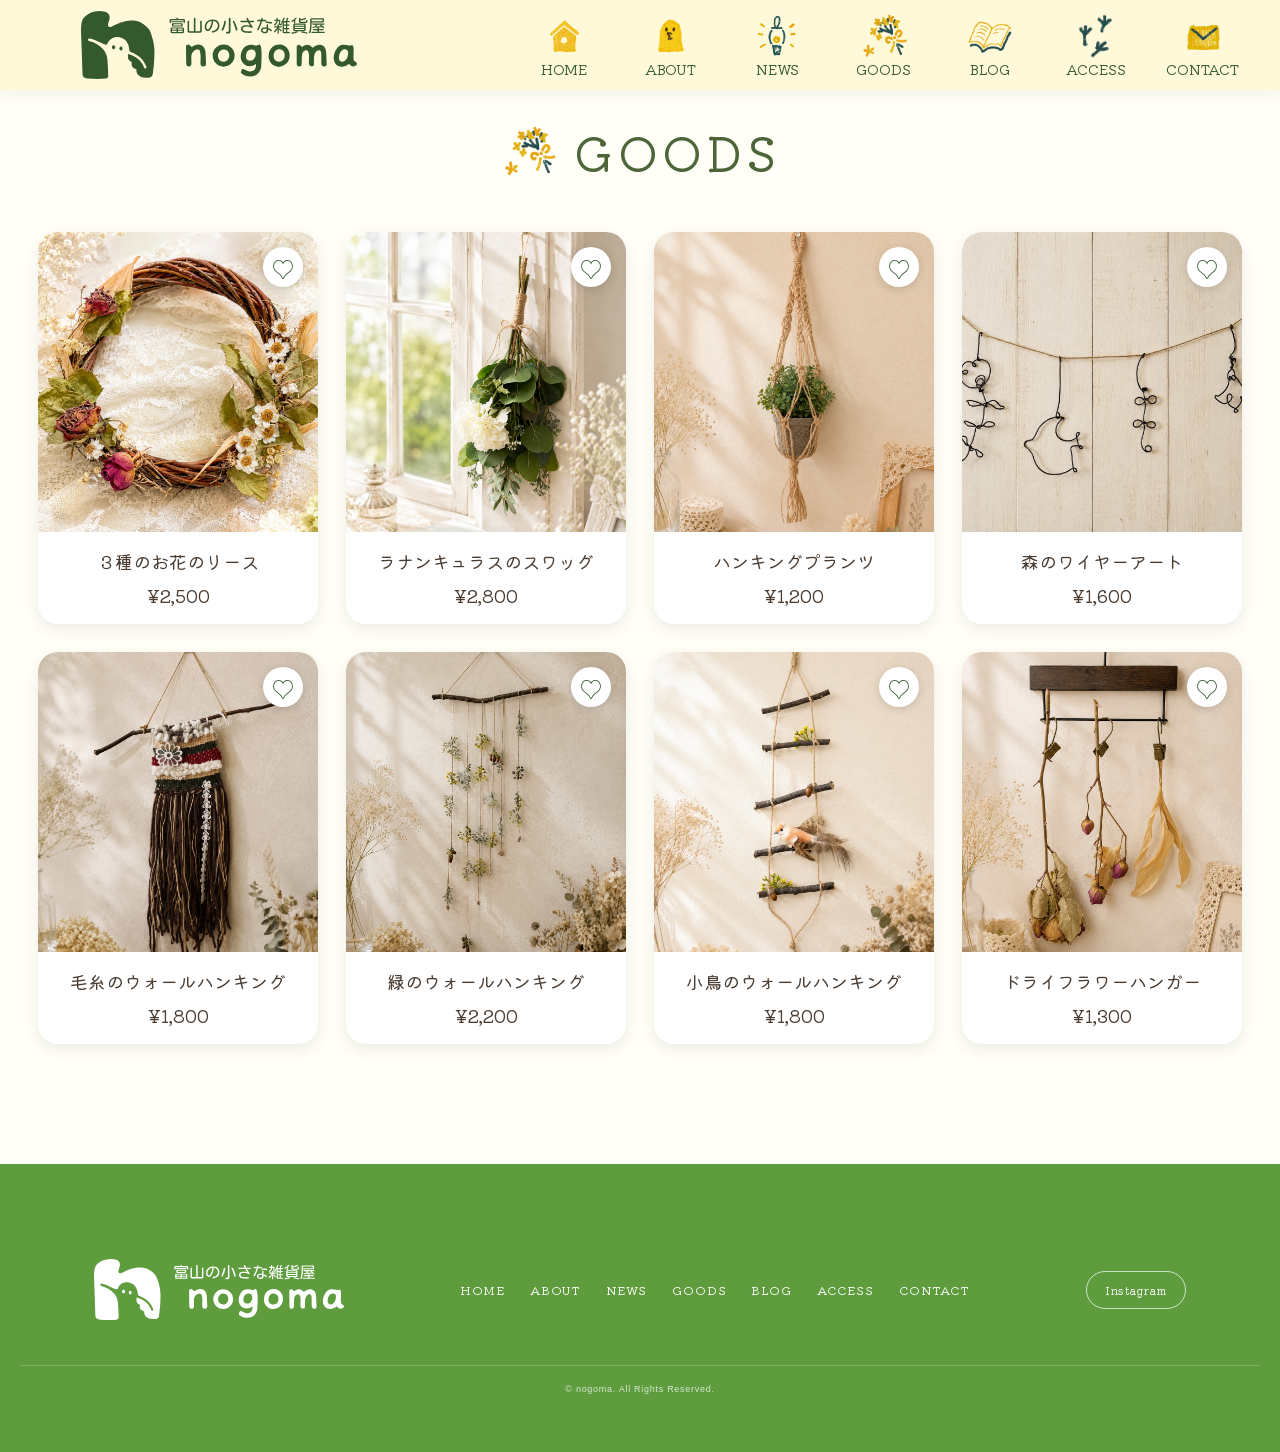
<file: goods.html>
<!DOCTYPE html>
<html lang="ja">

<head>
    <meta charset="UTF-8">
    <meta name="viewport" content="width=device-width, initial-scale=1.0">
    <meta name="description" content="ドライフラワーや木の実を使った手作り雑貨を制作・販売する、富山の雑貨屋『nogoma』のホームページです。">
    <title>nogoma｜GOODS</title>

    <link rel="stylesheet" href="css/style.css">

    <!-- Google Font -->
    <link rel="preconnect" href="https://fonts.googleapis.com">
    <link href="https://fonts.googleapis.com/css2?family=Kiwi+Maru&display=swap" rel="stylesheet">

</head>

<body>

    <!-- =========================
HEADER
========================= -->

    <header class="site-header">

        <div class="header-inner">

            <!-- ロゴ -->
            <div class="logo-area">
                <a href="index.html" class="logo-link">

                    <!--
                ここに横長のPNGロゴを入れる
                例：image/logo.png
                -->
                    <!-- ロゴ -->

                    <div class="logo-area">


                        <a href="index.html" class="logo-link">

                            <picture>
                                <!-- スマホ：縦型ロゴ -->
                                <source media="(max-width: 768px)" srcset="svg/rogosikaku.svg">

                                <!-- PC：横型ロゴ -->
                                <img src="svg/rogoyoko.svg" alt="富山の小さな雑貨屋 nogoma" class="logo-image">
                            </picture>

                        </a>


                    </div>


                </a>
            </div>


            <!-- ナビゲーション -->
            <nav id="nav" class="main-nav" aria-label="メインナビゲーション">
            
                <ul>
            
                    <li>
                        <a href="index.html">
                            <img src="image/icons/home.png" alt="">
                            <span>HOME</span>
                        </a>
                    </li>
            
                    <li>
                        <a href="index.html#about">
                            <img src="image/icons/me.png" alt="">
                            <span>ABOUT</span>
                        </a>
                    </li>
            
                    <li>
                        <a href="index.html#news">
                            <img src="image/icons/right.png" alt="">
                            <span>NEWS</span>
                        </a>
                    </li>
            
                    <li>
                        <a href="goods.html">
                            <img src="image/icons/gift.png" alt="">
                            <span>GOODS</span>
                        </a>
                    </li>
            
                    <li>
                        <a href="blog.html">
                            <img src="image/icons/diary.png" alt="">
                            <span>BLOG</span>
                        </a>
                    </li>
            
                    <li>
                        <a href="index.html#shopinfo">
                            <img src="image/icons/ashi.png" alt="">
                            <span>ACCESS</span>
                        </a>
                    </li>
            
                    <li>
                        <a href="contact.html">
                            <img src="image/icons/mail.png" alt="">
                            <span>CONTACT</span>
                        </a>
                    </li>
            
                </ul>
            
            </nav>


            <!-- ハンバーガー -->
            <button class="hamburger" id="hamburger" type="button" aria-label="メニューを開く" aria-expanded="false"
                aria-controls="nav">
                <span></span>
                <span></span>
                <span></span>
            </button>

        </div>

    </header>



<!-- =========================
GOODS
========================= -->



    <section id="goods" class="goods">

        <h2 class="goods-title">

            <img src="image/icons/gift.png" class="bird-icon" alt="">

            <div class="title-center">
                GOODS
            </div>

        </h2>

        <!-- 商品一覧 -->

        <div class="product-grid">

            <a href="goods-page/wreath.html" class="product-card">

                <div class="favorite-btn">♡</div>

                <img src="products/wreath.png" alt="３種のお花のリース">

                <div class="product-info">

                    <p class="product-name">
                        ３種のお花のリース
                    </p>

                    <p class="product-price">
                        ¥2,500
                    </p>

                </div>

            </a>

            <a href="goods-page/white-swag.html" class="product-card">

                <div class="favorite-btn">♡</div>

                
                
                <img src="products/white-swag.png" alt="ラナンキュラスのスワッグ">

                
                
                <div class="product-info">
                    <p class="product-name">ラナンキュラスのスワッグ</p>
                    <p class="product-price">¥2,800</p>
                </div>

            </a>

            <a href="goods-page/hanging-plants.html" class="product-card">

                <div class="favorite-btn">♡</div>

                <img src="products/hanging-plants.png" alt="ハンキングプランツ">

                <div class="product-info">
                    <p class="product-name">ハンキングプランツ</p>
                    <p class="product-price">¥1,200</p>
                </div>

            </a>

            <a href="goods-page/motif-garland.html" class="product-card">

                <div class="favorite-btn">♡</div>

                <img src="products/motif-garland.png" alt="森のワイヤーアート">

                <div class="product-info">
                    <p class="product-name">森のワイヤーアート</p>
                    <p class="product-price">¥1,600</p>
                </div>

            </a>

            <a href="goods-page/yarn-wall-hanging.html" class="product-card">

                <div class="favorite-btn">♡</div>

                <img src="products/yarn-wall-hanging.png" alt="毛糸のウォールハンキング">

                <div class="product-info">
                    <p class="product-name">毛糸のウォールハンキング</p>
                    <p class="product-price">¥1,800</p>
                </div>

            </a>
            <a href="goods-page/nuts-wall-hanging.html" class="product-card">

                <div class="favorite-btn">♡</div>

                <img src="products/nuts-wall-hanging.png" alt="緑のウォールハンキング">

                <div class="product-info">
                    <p class="product-name">緑のウォールハンキング</p>
                    <p class="product-price">¥2,200</p>
                </div>

            </a>
            <a href="goods-page/branch-wall-hanging.html" class="product-card">

                <div class="favorite-btn">♡</div>

                <img src="products/branch-wall-hanging.png" alt="小鳥のウォールハンキング">

                <div class="product-info">
                    <p class="product-name">小鳥のウォールハンキング</p>
                    <p class="product-price">¥1,800</p>
                </div>

            </a>
            <a href="goods-page/flower-hanger.html" class="product-card">

                <div class="favorite-btn">♡</div>

                <img src="products/flower-hanger.png" alt="ドライフラワーハンガー">

                <div class="product-info">
                    <p class="product-name">ドライフラワーハンガー</p>
                    <p class="product-price">¥1,300</p>
                </div>

            </a>

        </div>


    </section>





<!-- =========================
TOPへ戻る
========================= -->

<a href="#top" class="top-btn">

    <img src="image/icons/backtotop.png" alt="トップへ戻る">

</a>


<!-- =========================================================
FOOTER
========================================================= -->

<footer class="site-footer">

    <div class="footer-inner">

        <!-- ロゴ -->
        <div class="footer-brand">

            <a href="index.html" class="footer-logo">

                <picture>
                    <!-- スマホ -->
                    <source media="(max-width: 768px)" srcset="svg/rogosikaku.svg">

                    <!-- PC -->
                    <img src="svg/rogoyoko.svg" alt="富山の小さな雑貨屋 nogoma">
                </picture>

            </a>

        </div>


        <!-- ナビゲーション -->
        <nav class="footer-nav" aria-label="フッターナビゲーション">

            <ul>

                <li>
                    <a href="index.html">
                        HOME
                    </a>
                </li>

                <li>
                    <a href="index.html#about">
                        ABOUT
                    </a>
                </li>

                <li>
                    <a href="index.html#news">
                        NEWS
                    </a>
                </li>

                <li>
                    <a href="goods.html">
                        GOODS
                    </a>
                </li>

                <li>
                    <a href="blog.html">
                        BLOG
                    </a>
                </li>

                <li>
                    <a href="index.html#shopinfo">
                        ACCESS
                    </a>
                </li>

                <li>
                    <a href="contact.html">
                        CONTACT
                    </a>
                </li>

            </ul>

        </nav>


        <!-- SNS -->
        <div class="footer-sns">

            <a href="#" aria-label="Instagram">
                Instagram
            </a>

        </div>

    </div>


    <!-- コピーライト -->
    <div class="footer-bottom">

        <p>
            © nogoma. All Rights Reserved.
        </p>

    </div>

</footer>




    <script src="js/kirikae.js"></script>

</body>

</html>
</file>
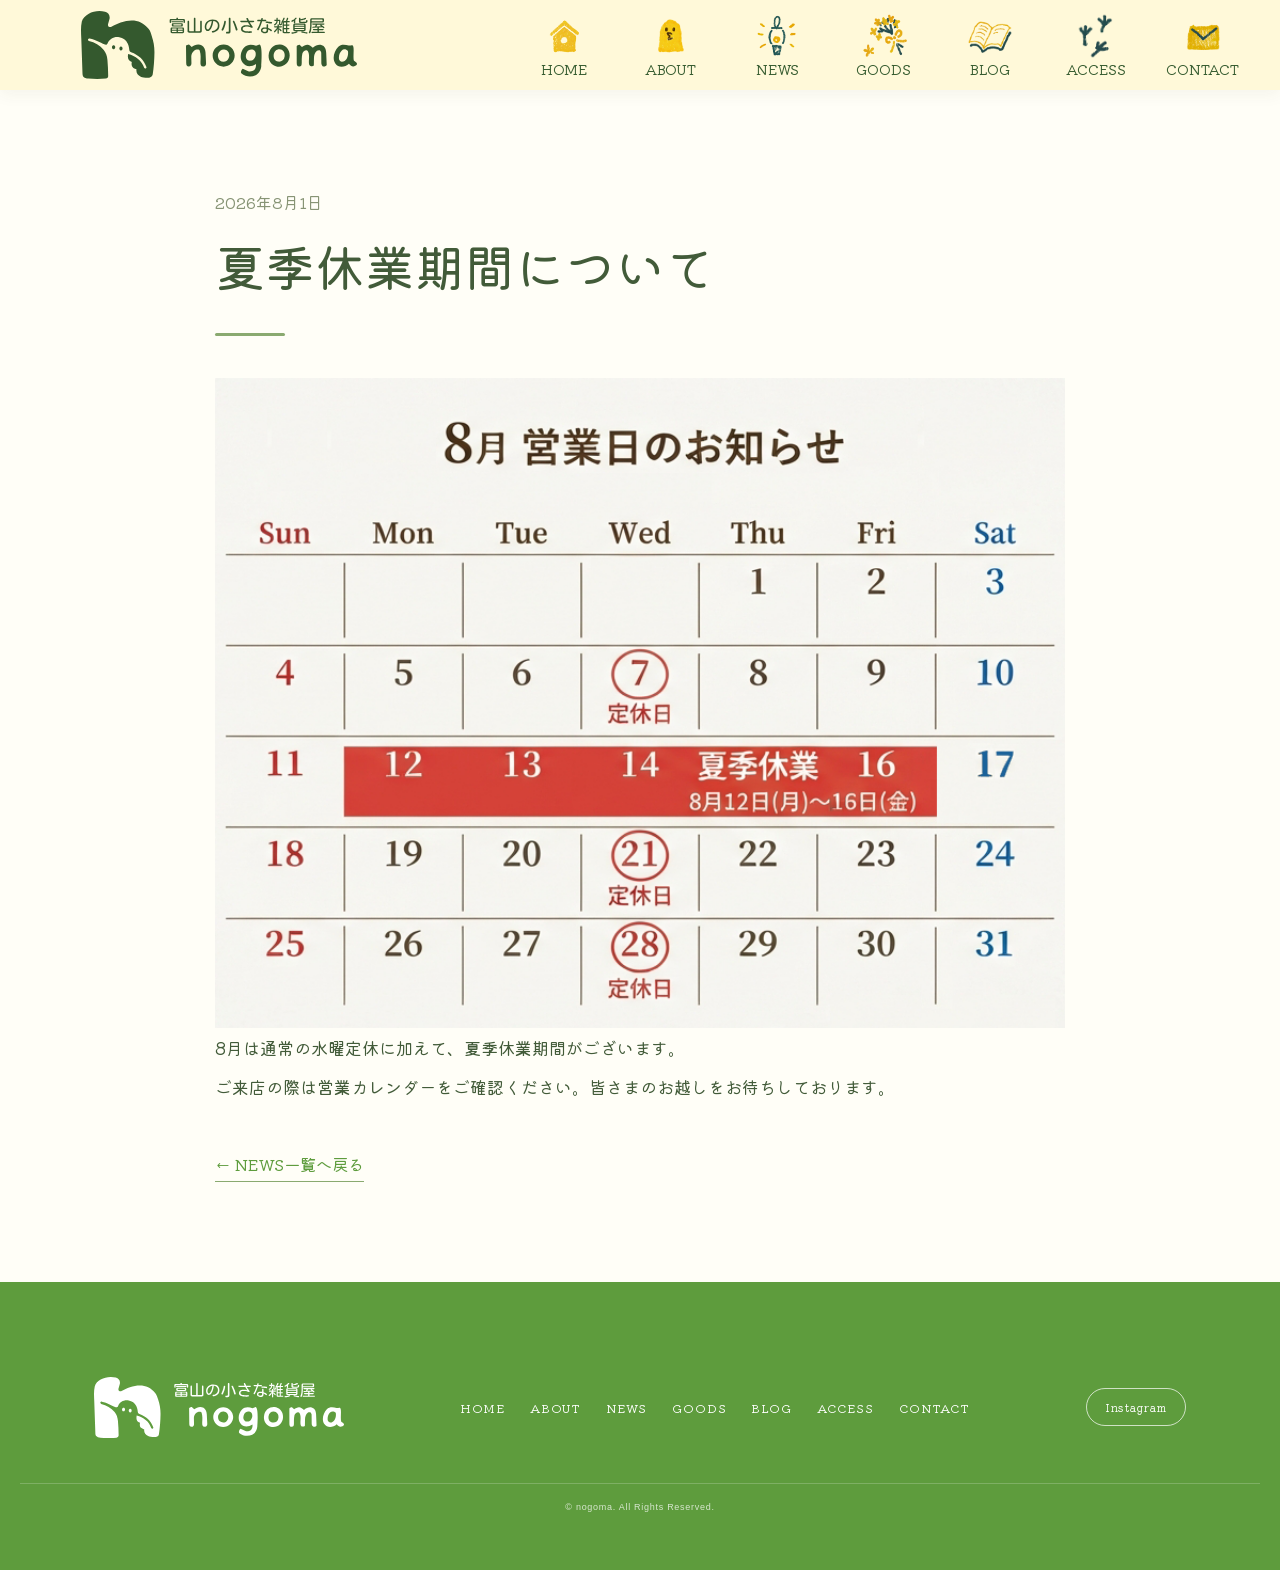
<file: news-20260801.html>
<!DOCTYPE html>
<html lang="ja">

<head>
    <meta charset="UTF-8">
    <meta name="viewport" content="width=device-width, initial-scale=1.0">
    <meta name="description" content="ドライフラワーや木の実を使った手作り雑貨を制作・販売する、富山の雑貨屋『nogoma』のホームページです。">
    <title>nogoma｜8月の営業日について</title>

    <link rel="stylesheet" href="css/style.css">

    <!-- Google Font -->
    <link rel="preconnect" href="https://fonts.googleapis.com">
    <link href="https://fonts.googleapis.com/css2?family=Kiwi+Maru&display=swap" rel="stylesheet">

</head>

<body>

    <!-- =========================
HEADER
========================= -->

    <header class="site-header">

        <div class="header-inner">

            <!-- ロゴ -->
            <div class="logo-area">
                <a href="index.html" class="logo-link">

                    <!--
                ここに横長のPNGロゴを入れる
                例：image/logo.png
                -->
                    <!-- ロゴ -->

                    <div class="logo-area">


                        <a href="index.html" class="logo-link">

                            <picture>
                                <!-- スマホ：縦型ロゴ -->
                                <source media="(max-width: 768px)" srcset="svg/rogosikaku.svg">

                                <!-- PC：横型ロゴ -->
                                <img src="svg/rogoyoko.svg" alt="富山の小さな雑貨屋 nogoma" class="logo-image">
                            </picture>

                        </a>


                    </div>


                </a>
            </div>


            <!-- ナビゲーション -->
            <nav id="nav" class="main-nav" aria-label="メインナビゲーション">
            
                <ul>
            
                    <li>
                        <a href="index.html">
                            <img src="image/icons/home.png" alt="">
                            <span>HOME</span>
                        </a>
                    </li>
            
                    <li>
                        <a href="index.html#about">
                            <img src="image/icons/me.png" alt="">
                            <span>ABOUT</span>
                        </a>
                    </li>
            
                    <li>
                        <a href="index.html#news">
                            <img src="image/icons/right.png" alt="">
                            <span>NEWS</span>
                        </a>
                    </li>
            
                    <li>
                        <a href="goods.html">
                            <img src="image/icons/gift.png" alt="">
                            <span>GOODS</span>
                        </a>
                    </li>
            
                    <li>
                        <a href="blog.html">
                            <img src="image/icons/diary.png" alt="">
                            <span>BLOG</span>
                        </a>
                    </li>
            
                    <li>
                        <a href="index.html#shopinfo">
                            <img src="image/icons/ashi.png" alt="">
                            <span>ACCESS</span>
                        </a>
                    </li>
            
                    <li>
                        <a href="contact.html">
                            <img src="image/icons/mail.png" alt="">
                            <span>CONTACT</span>
                        </a>
                    </li>
            
                </ul>
            
            </nav>


            <!-- ハンバーガー -->
            <button class="hamburger" id="hamburger" type="button" aria-label="メニューを開く" aria-expanded="false"
                aria-controls="nav">
                <span></span>
                <span></span>
                <span></span>
            </button>

        </div>

    </header>
<main class="news-detail-page">
  <div class="news-detail-wrap">
    <p class="news-detail-date">2026年8月1日</p>
    <h1>夏季休業期間について</h1>
    <div class="news-detail-line"></div>
    <img src="image/news/yasumi.png" alt="夏季休業期間のお知らせ">
    <p>8月は通常の水曜定休に加えて、夏季休業期間がございます。 <br> ご来店の際は営業カレンダーをご確認ください。皆さまのお越しをお待ちしております。</p>
    <a href="index.html#news" class="news-back">← NEWS一覧へ戻る</a>
  </div>
</main>
<!-- =========================
TOPへ戻る
========================= -->

<a href="#top" class="top-btn">

    <img src="image/icons/backtotop.png" alt="トップへ戻る">

</a>


<!-- =========================================================
FOOTER
========================================================= -->

<footer class="site-footer">

    <div class="footer-inner">

        <!-- ロゴ -->
        <div class="footer-brand">

            <a href="index.html" class="footer-logo">

                <picture>
                    <!-- スマホ -->
                    <source media="(max-width: 768px)" srcset="svg/rogosikaku.svg">

                    <!-- PC -->
                    <img src="svg/rogoyoko.svg" alt="富山の小さな雑貨屋 nogoma">
                </picture>

            </a>

        </div>


        <!-- ナビゲーション -->
        <nav class="footer-nav" aria-label="フッターナビゲーション">

            <ul>

                <li>
                    <a href="index.html">
                        HOME
                    </a>
                </li>

                <li>
                    <a href="index.html#about">
                        ABOUT
                    </a>
                </li>

                <li>
                    <a href="index.html#news">
                        NEWS
                    </a>
                </li>

                <li>
                    <a href="goods.html">
                        GOODS
                    </a>
                </li>

                <li>
                    <a href="blog.html">
                        BLOG
                    </a>
                </li>

                <li>
                    <a href="index.html#shopinfo">
                        ACCESS
                    </a>
                </li>

                <li>
                    <a href="contact.html">
                        CONTACT
                    </a>
                </li>

            </ul>

        </nav>


        <!-- SNS -->
        <div class="footer-sns">

            <a href="#" aria-label="Instagram">
                Instagram
            </a>

        </div>

    </div>


    <!-- コピーライト -->
    <div class="footer-bottom">

        <p>
            © nogoma. All Rights Reserved.
        </p>

    </div>

</footer>

<script src="js/kirikae.js"></script>
</body>
</html>
</file>
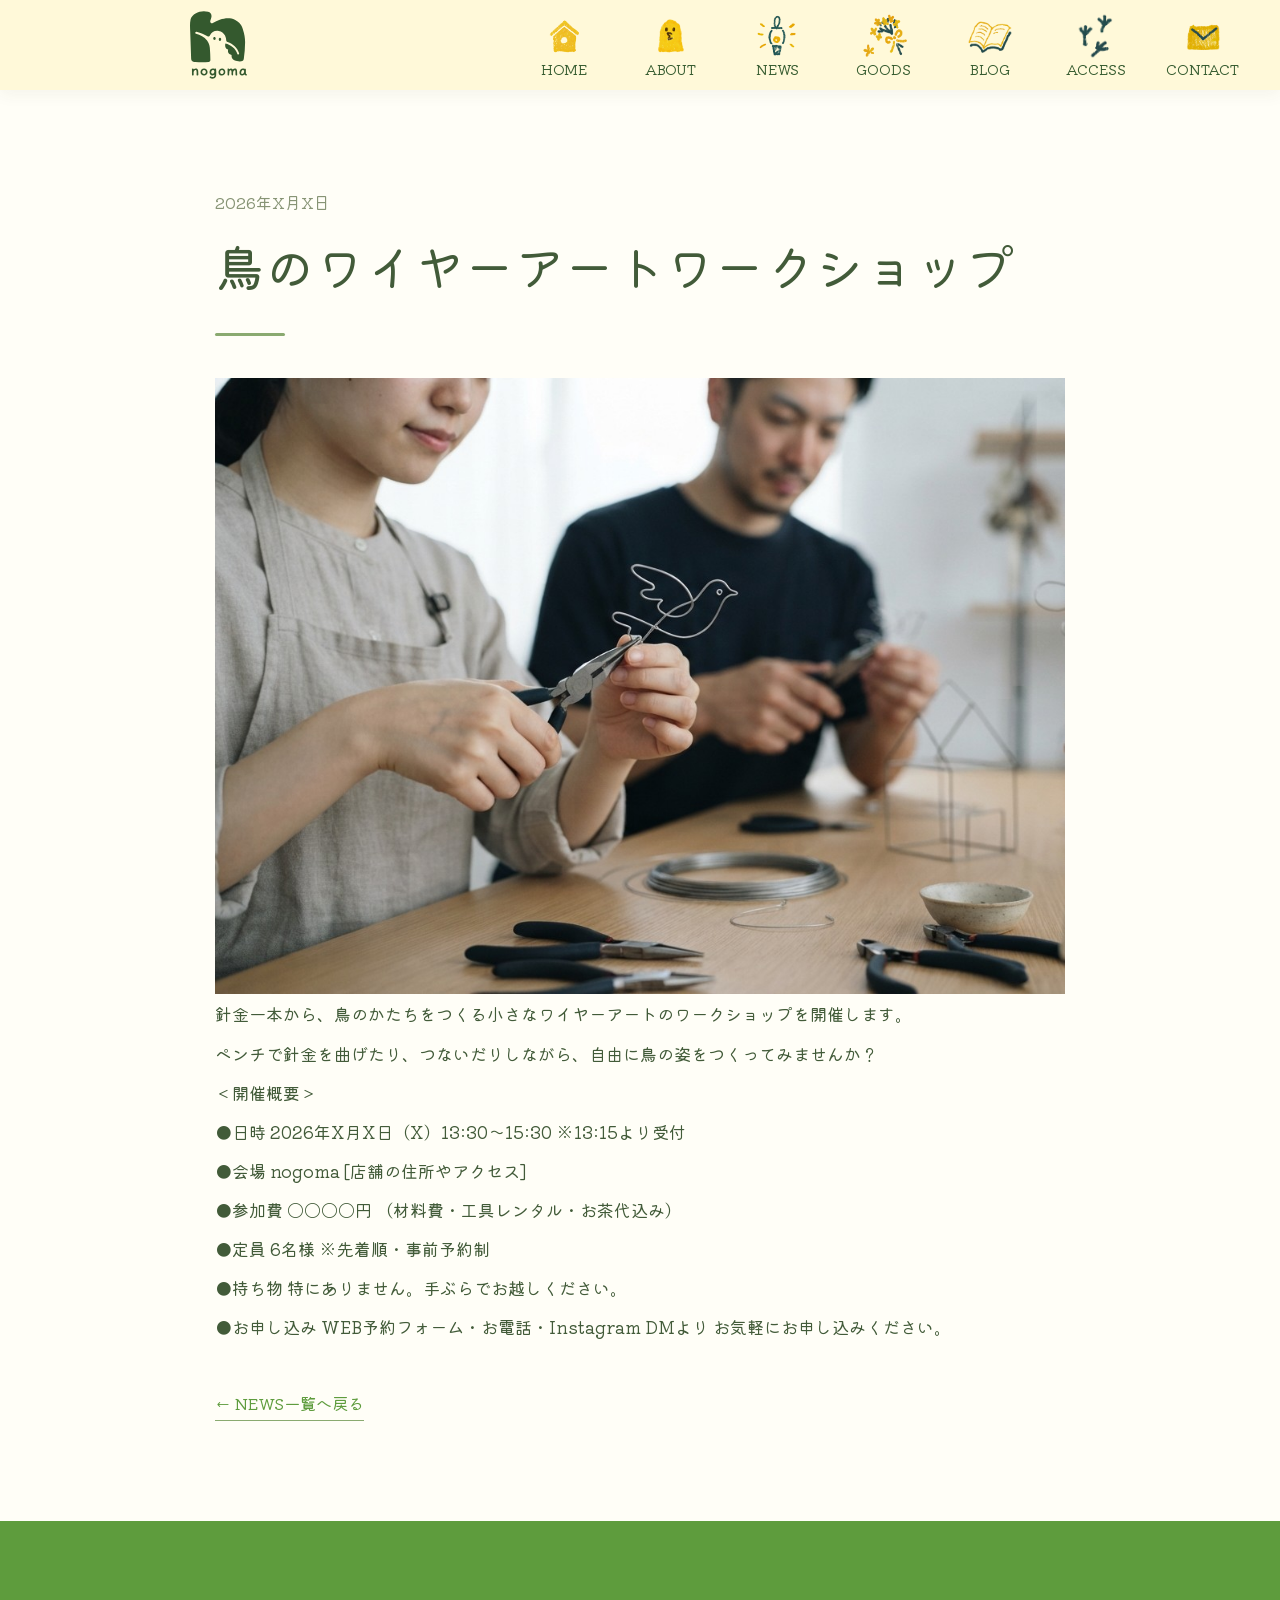
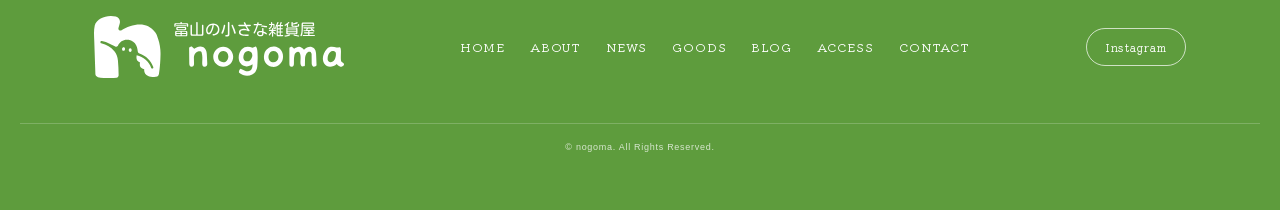
<file: news-20260815.html>
<!DOCTYPE html>
<html lang="ja">

<head>
    <meta charset="UTF-8">
    <meta name="viewport" content="width=device-width, initial-scale=1.0">
    <meta name="description" content="ドライフラワーや木の実を使った手作り雑貨を制作・販売する、富山の雑貨屋『nogoma』のホームページです。">
    <title>nogoma｜鳥のワイヤーアートワークショップ</title>

    <link rel="stylesheet" href="css/style.css">

    <!-- Google Font -->
    <link rel="preconnect" href="https://fonts.googleapis.com">
    <link href="https://fonts.googleapis.com/css2?family=Kiwi+Maru&display=swap" rel="stylesheet">

</head>

<body>

    <!-- =========================
HEADER
========================= -->

    <header class="site-header">

        <div class="header-inner">

            <!-- ロゴ -->
            <div class="logo-area">
                <a href="index.html" class="logo-link">

                    <!--
                ここに横長のPNGロゴを入れる
                例：image/logo.png
                -->
                    <!-- ロゴ -->

                    <div class="logo-area">


                        <a href="index.html" class="logo-link">

                            <picture>
                                <!-- スマホ：縦型ロゴ -->
                                <source media="(max-width: 768px)" srcset="svg/rogosikaku.svg">

                                <!-- PC：横型ロゴ -->
                                <img src="svg/rogoyoko.svg" alt="富山の小さな雑貨屋 nogoma" class="logo-image">
                            </picture>

                        </a>


                    </div>


                </a>
            </div>


            <!-- ナビゲーション -->
            <nav id="nav" class="main-nav" aria-label="メインナビゲーション">
            
                <ul>
            
                    <li>
                        <a href="index.html">
                            <img src="image/icons/home.png" alt="">
                            <span>HOME</span>
                        </a>
                    </li>
            
                    <li>
                        <a href="index.html#about">
                            <img src="image/icons/me.png" alt="">
                            <span>ABOUT</span>
                        </a>
                    </li>
            
                    <li>
                        <a href="index.html#news">
                            <img src="image/icons/right.png" alt="">
                            <span>NEWS</span>
                        </a>
                    </li>
            
                    <li>
                        <a href="goods.html">
                            <img src="image/icons/gift.png" alt="">
                            <span>GOODS</span>
                        </a>
                    </li>
            
                    <li>
                        <a href="blog.html">
                            <img src="image/icons/diary.png" alt="">
                            <span>BLOG</span>
                        </a>
                    </li>
            
                    <li>
                        <a href="index.html#shopinfo">
                            <img src="image/icons/ashi.png" alt="">
                            <span>ACCESS</span>
                        </a>
                    </li>
            
                    <li>
                        <a href="contact.html">
                            <img src="image/icons/mail.png" alt="">
                            <span>CONTACT</span>
                        </a>
                    </li>
            
                </ul>
            
            </nav>


            <!-- ハンバーガー -->
            <button class="hamburger" id="hamburger" type="button" aria-label="メニューを開く" aria-expanded="false"
                aria-controls="nav">
                <span></span>
                <span></span>
                <span></span>
            </button>

        </div>

    </header>
<main class="news-detail-page">
  <div class="news-detail-wrap">
    <p class="news-detail-date">2026年X月X日</p>
    <h1>鳥のワイヤーアートワークショップ</h1>
    <div class="news-detail-line"></div>
    <img src="image/news/workshop.jpg" alt="鳥のワイヤーアートワークショップの様子">
    <p>
    
    針金一本から、鳥のかたちをつくる小さなワイヤーアートのワークショップを開催します。<br>
    
    ペンチで針金を曲げたり、つないだりしながら、自由に鳥の姿をつくってみませんか？<br>
    
    
    ＜開催概要＞<br>
    
    ●日時 2026年X月X日（X）13:30〜15:30
    ※13:15より受付<br>
    
    ●会場
    nogoma
    [店舗の住所やアクセス] <br>
    
    ●参加費
    〇〇〇〇円
    （材料費・工具レンタル・お茶代込み）<br>
    
    ●定員
    6名様
    ※先着順・事前予約制<br>
    
    ●持ち物
    特にありません。手ぶらでお越しください。<br>
    
    ●お申し込み
    
    WEB予約フォーム・お電話・Instagram DMより
    お気軽にお申し込みください。
</p>
    <a href="index.html#news" class="news-back">← NEWS一覧へ戻る</a>
  </div>
</main>
<!-- =========================
TOPへ戻る
========================= -->

<a href="#top" class="top-btn">

    <img src="image/icons/backtotop.png" alt="トップへ戻る">

</a>


<!-- =========================================================
FOOTER
========================================================= -->

<footer class="site-footer">

    <div class="footer-inner">

        <!-- ロゴ -->
        <div class="footer-brand">

            <a href="index.html" class="footer-logo">

                <picture>
                    <!-- スマホ -->
                    <source media="(max-width: 768px)" srcset="svg/rogosikaku.svg">

                    <!-- PC -->
                    <img src="svg/rogoyoko.svg" alt="富山の小さな雑貨屋 nogoma">
                </picture>

            </a>

        </div>


        <!-- ナビゲーション -->
        <nav class="footer-nav" aria-label="フッターナビゲーション">

            <ul>

                <li>
                    <a href="index.html">
                        HOME
                    </a>
                </li>

                <li>
                    <a href="index.html#about">
                        ABOUT
                    </a>
                </li>

                <li>
                    <a href="index.html#news">
                        NEWS
                    </a>
                </li>

                <li>
                    <a href="goods.html">
                        GOODS
                    </a>
                </li>

                <li>
                    <a href="blog.html">
                        BLOG
                    </a>
                </li>

                <li>
                    <a href="index.html#shopinfo">
                        ACCESS
                    </a>
                </li>

                <li>
                    <a href="contact.html">
                        CONTACT
                    </a>
                </li>

            </ul>

        </nav>


        <!-- SNS -->
        <div class="footer-sns">

            <a href="#" aria-label="Instagram">
                Instagram
            </a>

        </div>

    </div>


    <!-- コピーライト -->
    <div class="footer-bottom">

        <p>
            © nogoma. All Rights Reserved.
        </p>

    </div>

</footer>

<script src="js/kirikae.js"></script>
</body>
</html>
</file>
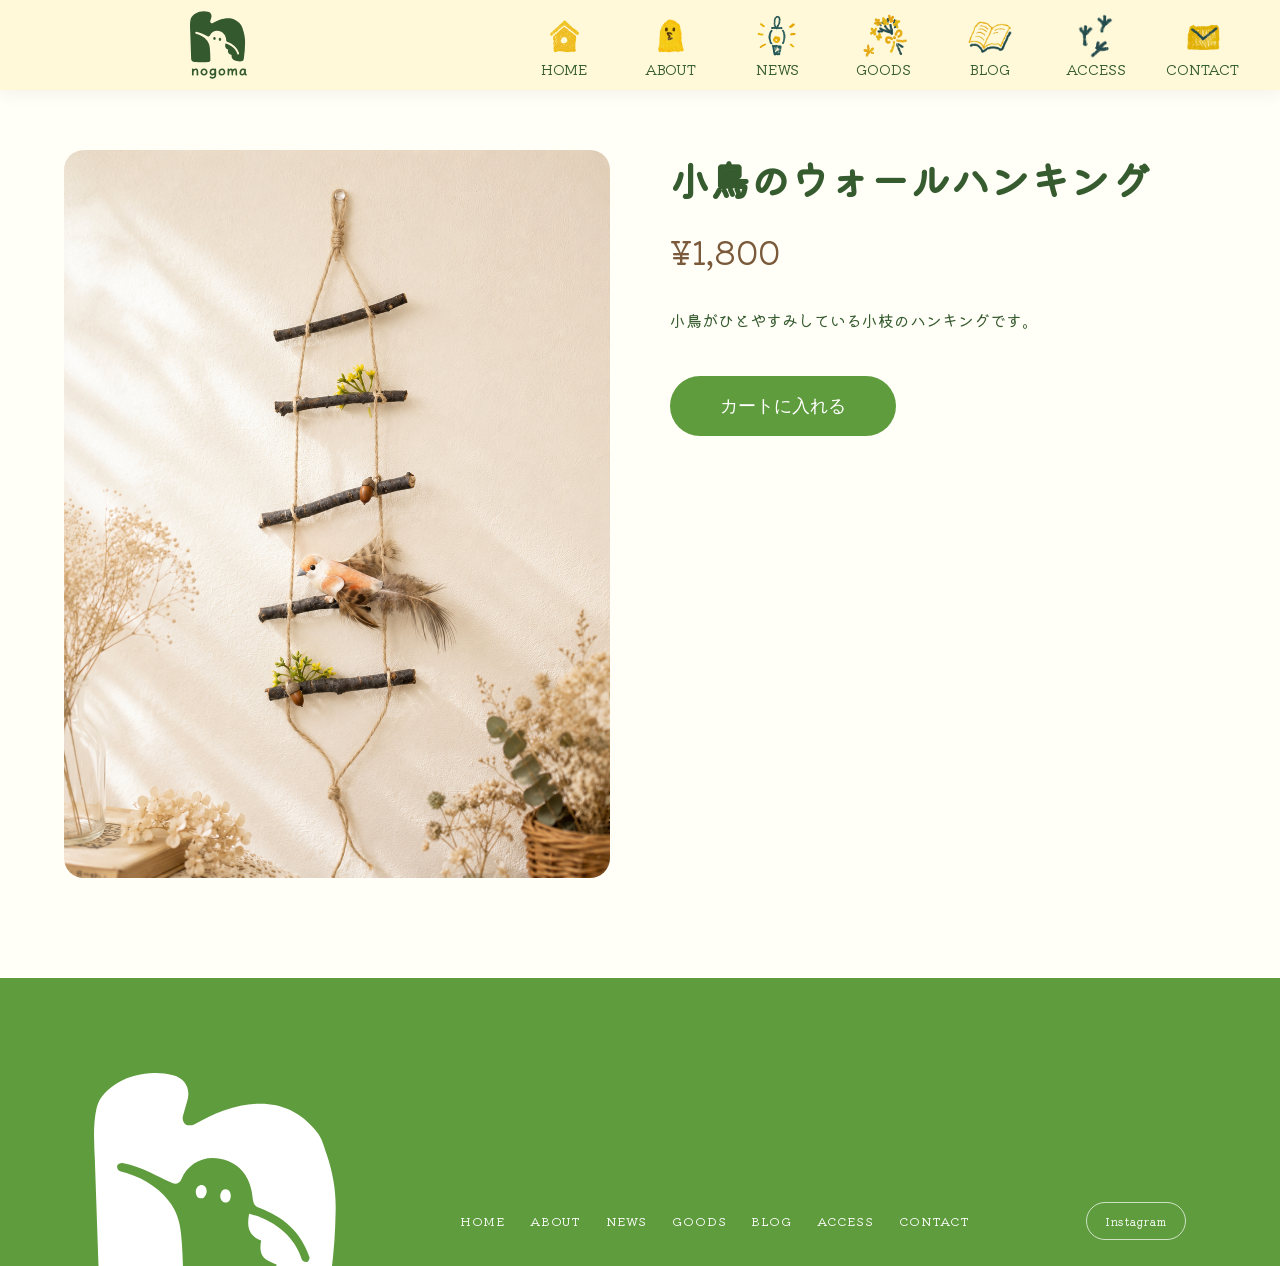
<file: goods-page/branch-wall-hanging.html>
<!DOCTYPE html>
<html lang="ja">

<head>
    <meta charset="UTF-8">
    <meta name="viewport" content="width=device-width, initial-scale=1.0">

    <title>小鳥のウォールハンキング</title>

    <link rel="stylesheet" href="../css/style.css">

    <!-- Google Font -->
    <link rel="preconnect" href="https://fonts.googleapis.com">
    <link href="https://fonts.googleapis.com/css2?family=Kiwi+Maru&display=swap" rel="stylesheet">

</head>

<body>
<!-- =========================
HEADER
========================= -->

<header class="site-header">

    <div class="header-inner">

        <!-- ロゴ -->
        <div class="logo-area">
            <a href="../index.html" class="logo-link">

                <!--
                ここに横長のPNGロゴを入れる
                例：image/logo.png
                -->
                <!-- ロゴ -->

                <div class="logo-area">


                    <a href="../index.html" class="logo-link">

                        <picture>
                            <!-- スマホ：縦型ロゴ -->
                            <source media="(max-width: 768px)" srcset="../svg/rogosikaku.svg">

                            <!-- PC：横型ロゴ -->
                            <img src="../svg/rogoyoko.svg" alt="富山の小さな雑貨屋 nogoma" class="logo-image">
                        </picture>

                    </a>


                </div>


            </a>
        </div>


        <!-- ナビゲーション -->
        <nav id="nav" class="main-nav" aria-label="メインナビゲーション">

            <ul>

                <li>
                    <a href="../index.html">
                        <img src="../image/icons/home.png" alt="">
                        <span>HOME</span>
                    </a>
                </li>

                <li>
                    <a href="../index.html#about">
                        <img src="../image/icons/me.png" alt="">
                        <span>ABOUT</span>
                    </a>
                </li>

                <li>
                    <a href="../index.html#news">
                        <img src="../image/icons/right.png" alt="">
                        <span>NEWS</span>
                    </a>
                </li>

                <li>
                    <a href="../goods.html">
                        <img src="../image/icons/gift.png" alt="">
                        <span>GOODS</span>
                    </a>
                </li>

                <li>
                    <a href="../blog.html">
                        <img src="../image/icons/diary.png" alt="">
                        <span>BLOG</span>
                    </a>
                </li>

                <li>
                    <a href="../index.html#shopinfo">
                        <img src="../image/icons/ashi.png" alt="">
                        <span>ACCESS</span>
                    </a>
                </li>

                <li>
                    <a href="../contact.html">
                        <img src="../image/icons/mail.png" alt="">
                        <span>CONTACT</span>
                    </a>
                </li>

            </ul>

        </nav>


        <!-- ハンバーガー -->
        <button class="hamburger" id="hamburger" type="button" aria-label="メニューを開く" aria-expanded="false"
            aria-controls="nav">
            <span></span>
            <span></span>
            <span></span>
        </button>

    </div>

</header>




    <!-- =========================
GOODS
========================= -->




    <section class="product-detail">

        <div class="detail-wrap">

            <!-- 商品画像 -->

            <div class="detail-image">

                <img src="../products/branch-wall-hanging.png" alt="小鳥のウォールハンキング">

            </div>

            <!-- 商品情報 -->

            <div class="detail-info">

                <h1>
                    小鳥のウォールハンキング
                </h1>

                <p class="price">
                    ¥1,800
                </p>

                <p class="description">

                    小鳥がひとやすみしている小枝のハンキングです。

                </p>

                <button class="cart-btn">
                    カートに入れる
                </button>

            </div>

        </div>

    </section>


<!-- =========================
TOPへ戻る
========================= -->

<a href="#top" class="top-btn">

    <img src="../image/icons/backtotop.png" alt="トップへ戻る">

</a>


<!-- =========================================================
FOOTER
========================================================= -->

<footer class="site-footer">

    <div class="footer-inner">

        <!-- ロゴ -->
        <div class="footer-brand">

            <a href="../index.html" class="footer-logo">

                <picture>
                    <!-- スマホ -->
                    <source media="(max-width: 768px)" srcset="../svg/rogosikaku.svg">

                    <!-- PC -->
                    <img src="../svg/rogoyoko.svg" alt="富山の小さな雑貨屋 nogoma">
                </picture>

            </a>

        </div>


        <!-- ナビゲーション -->
        <nav class="footer-nav" aria-label="フッターナビゲーション">

            <ul>

                <li>
                    <a href="../index.html">
                        HOME
                    </a>
                </li>

                <li>
                    <a href="../index.html#about">
                        ABOUT
                    </a>
                </li>

                <li>
                    <a href="../index.html#news">
                        NEWS
                    </a>
                </li>

                <li>
                    <a href="../goods.html">
                        GOODS
                    </a>
                </li>

                <li>
                    <a href="../blog.html">
                        BLOG
                    </a>
                </li>

                <li>
                    <a href="../index.html#shopinfo">
                        ACCESS
                    </a>
                </li>

                <li>
                    <a href="../contact.html">
                        CONTACT
                    </a>
                </li>

            </ul>

        </nav>


        <!-- SNS -->
        <div class="footer-sns">

            <a href="#" aria-label="Instagram">
                Instagram
            </a>

        </div>

    </div>


    <!-- コピーライト -->
    <div class="footer-bottom">

        <p>
            © nogoma. All Rights Reserved.
        </p>

    </div>

</footer>



    <script src="../js/kirikae.js"></script>

</body>

</html>
</file>
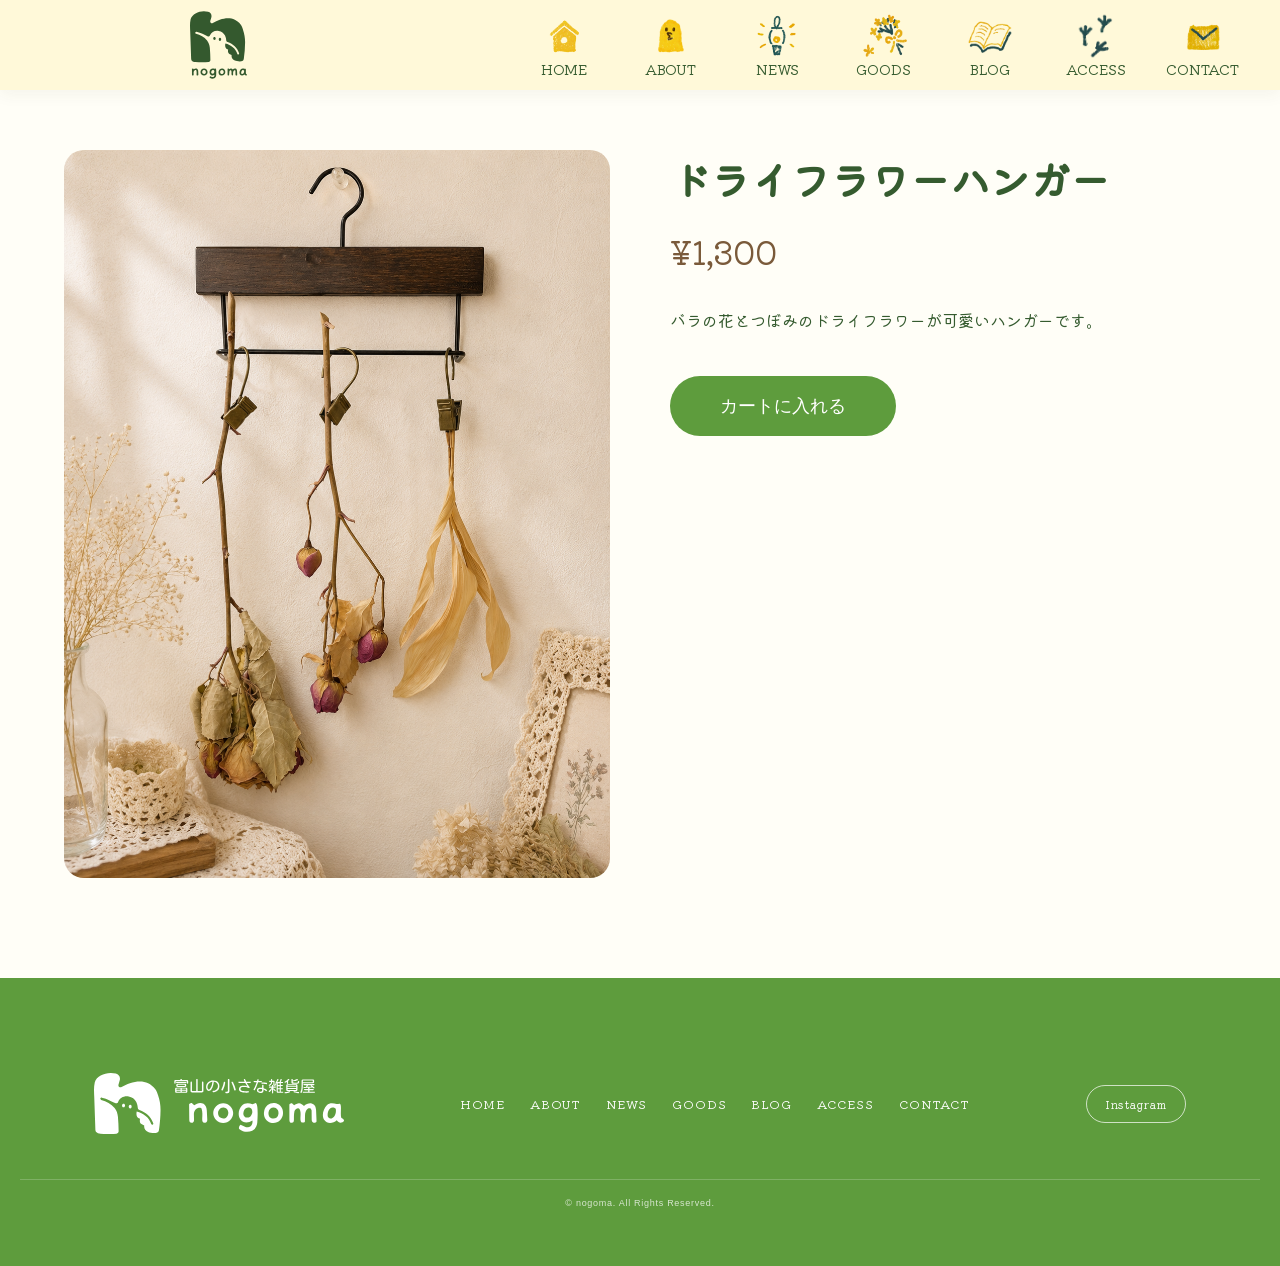
<file: goods-page/flower-hanger.html>
<!DOCTYPE html>
<html lang="ja">

<head>
    <meta charset="UTF-8">
    <meta name="viewport" content="width=device-width, initial-scale=1.0">

    <title>ドライフラワーハンガー</title>

    <link rel="stylesheet" href="../css/style.css">

    <!-- Google Font -->
    <link rel="preconnect" href="https://fonts.googleapis.com">
    <link href="https://fonts.googleapis.com/css2?family=Kiwi+Maru&display=swap" rel="stylesheet">

</head>

<body>

    <!-- =========================
    HEADER
    ========================= -->
    
    <header class="site-header">
    
        <div class="header-inner">
    
            <!-- ロゴ -->
            <div class="logo-area">
                <a href="../index.html" class="logo-link">
    
                    <!--
                    ここに横長のPNGロゴを入れる
                    例：image/logo.png
                    -->
                    <!-- ロゴ -->
    
                    <div class="logo-area">
    
    
                        <a href="../index.html" class="logo-link">
    
                            <picture>
                                <!-- スマホ：縦型ロゴ -->
                                <source media="(max-width: 768px)" srcset="../svg/rogosikaku.svg">
    
                                <!-- PC：横型ロゴ -->
                                <img src="../svg/rogoyoko.svg" alt="富山の小さな雑貨屋 nogoma" class="logo-image">
                            </picture>
    
                        </a>
    
    
                    </div>
    
    
                </a>
            </div>
    
    
            <!-- ナビゲーション -->
            <nav id="nav" class="main-nav" aria-label="メインナビゲーション">
    
                <ul>
    
                    <li>
                        <a href="../index.html">
                            <img src="../image/icons/home.png" alt="">
                            <span>HOME</span>
                        </a>
                    </li>
    
                    <li>
                        <a href="../index.html#about">
                            <img src="../image/icons/me.png" alt="">
                            <span>ABOUT</span>
                        </a>
                    </li>
    
                    <li>
                        <a href="../index.html#news">
                            <img src="../image/icons/right.png" alt="">
                            <span>NEWS</span>
                        </a>
                    </li>
    
                    <li>
                        <a href="../goods.html">
                            <img src="../image/icons/gift.png" alt="">
                            <span>GOODS</span>
                        </a>
                    </li>
    
                    <li>
                        <a href="../blog.html">
                            <img src="../image/icons/diary.png" alt="">
                            <span>BLOG</span>
                        </a>
                    </li>
    
                    <li>
                        <a href="../index.html#shopinfo">
                            <img src="../image/icons/ashi.png" alt="">
                            <span>ACCESS</span>
                        </a>
                    </li>
    
                    <li>
                        <a href="../contact.html">
                            <img src="../image/icons/mail.png" alt="">
                            <span>CONTACT</span>
                        </a>
                    </li>
    
                </ul>
    
            </nav>
    
    
            <!-- ハンバーガー -->
            <button class="hamburger" id="hamburger" type="button" aria-label="メニューを開く" aria-expanded="false"
                aria-controls="nav">
                <span></span>
                <span></span>
                <span></span>
            </button>
    
        </div>
    
    </header>




    <!-- =========================
GOODS
========================= -->




    <section class="product-detail">

        <div class="detail-wrap">

            <!-- 商品画像 -->

            <div class="detail-image">

                <img src="../products/flower-hanger.png" alt="ドライフラワーハンガー">

            </div>

            <!-- 商品情報 -->

            <div class="detail-info">

                <h1>
                    ドライフラワーハンガー
                </h1>

                <p class="price">
                    ¥1,300
                </p>

                <p class="description">

                    バラの花とつぼみのドライフラワーが可愛いハンガーです。

                </p>

                <button class="cart-btn">
                    カートに入れる
                </button>

            </div>

        </div>

    </section>




<!-- =========================
TOPへ戻る
========================= -->

<a href="#top" class="top-btn">

    <img src="../image/icons/backtotop.png" alt="トップへ戻る">

</a>


<!-- =========================================================
FOOTER
========================================================= -->

<footer class="site-footer">

    <div class="footer-inner">

        <!-- ロゴ -->
        <div class="footer-brand">

            <a href="../index.html" class="footer-logo">

                <picture>
                    <!-- スマホ -->
                    <source media="(max-width: 768px)" srcset="../svg/rogosikaku.svg">

                    <!-- PC -->
                    <img src="../svg/rogoyoko.svg" alt="富山の小さな雑貨屋 nogoma">
                </picture>

            </a>

        </div>


        <!-- ナビゲーション -->
        <nav class="footer-nav" aria-label="フッターナビゲーション">

            <ul>

                <li>
                    <a href="../index.html">
                        HOME
                    </a>
                </li>

                <li>
                    <a href="../index.html#about">
                        ABOUT
                    </a>
                </li>

                <li>
                    <a href="../index.html#news">
                        NEWS
                    </a>
                </li>

                <li>
                    <a href="../goods.html">
                        GOODS
                    </a>
                </li>

                <li>
                    <a href="../blog.html">
                        BLOG
                    </a>
                </li>

                <li>
                    <a href="../index.html#shopinfo">
                        ACCESS
                    </a>
                </li>

                <li>
                    <a href="../contact.html">
                        CONTACT
                    </a>
                </li>

            </ul>

        </nav>


        <!-- SNS -->
        <div class="footer-sns">

            <a href="#" aria-label="Instagram">
                Instagram
            </a>

        </div>

    </div>


    <!-- コピーライト -->
    <div class="footer-bottom">

        <p>
            © nogoma. All Rights Reserved.
        </p>

    </div>

</footer>



    <script src="../js/kirikae.js"></script>

</body>

</html>
</file>
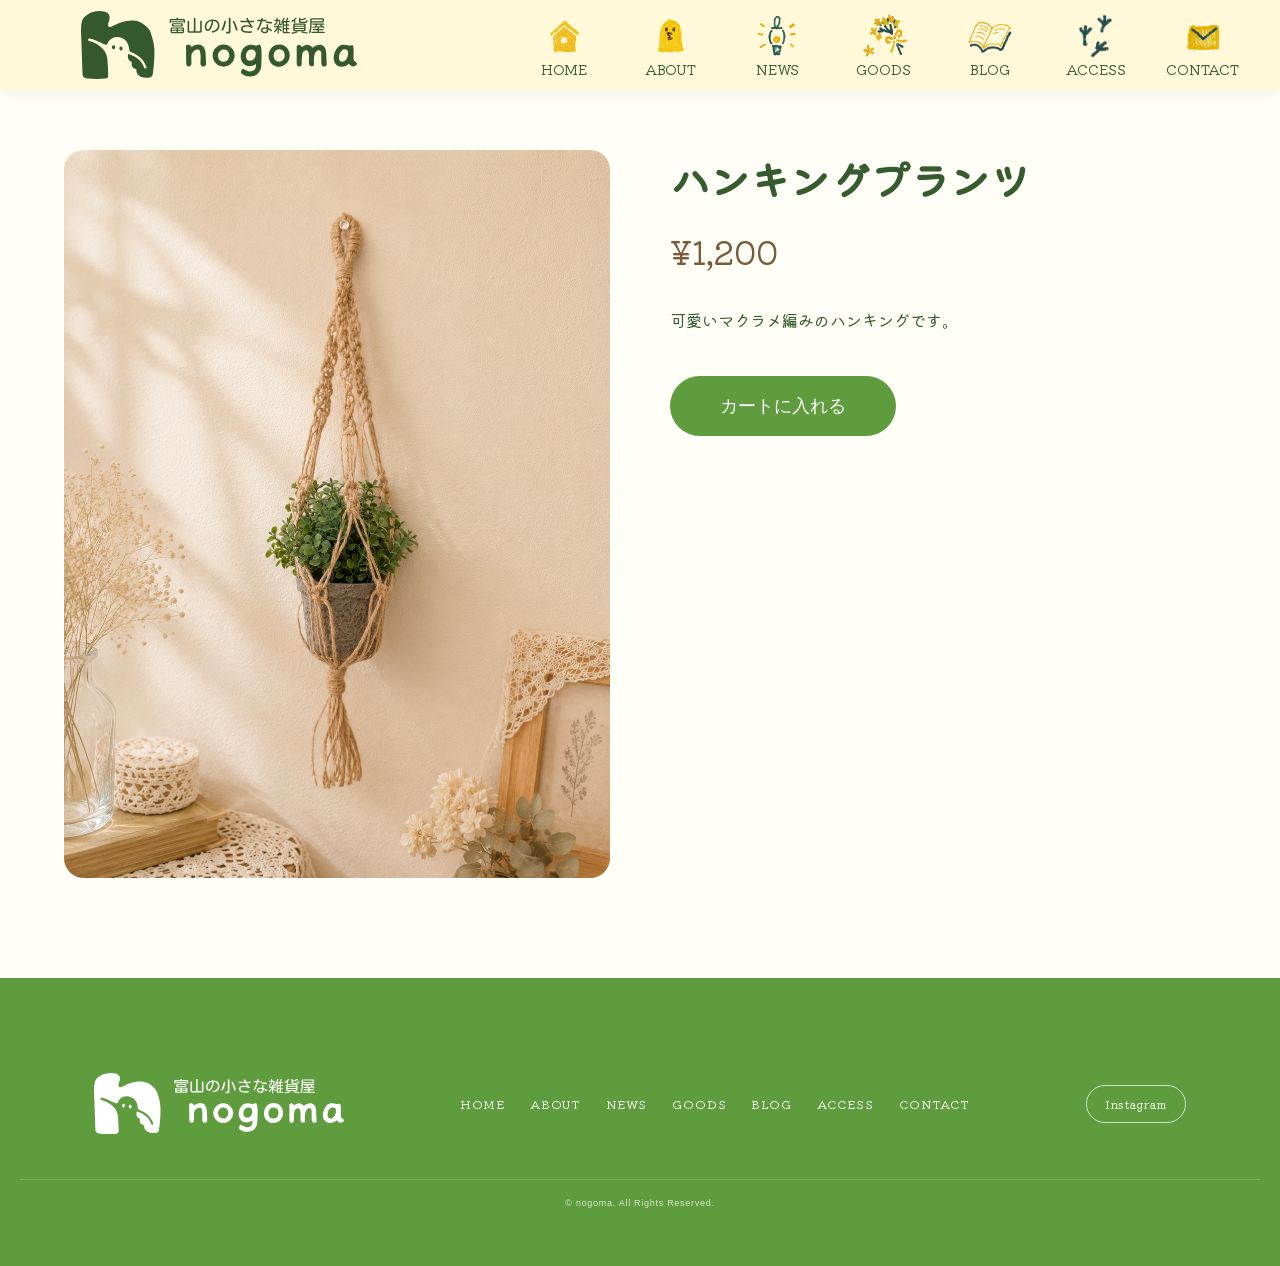
<file: goods-page/hanging-plants.html>
<!DOCTYPE html>
<html lang="ja">

<head>
    <meta charset="UTF-8">
    <meta name="viewport" content="width=device-width, initial-scale=1.0">

    <title>ハンキングプランツ</title>

    <link rel="stylesheet" href="../css/style.css">

    <!-- Google Font -->
    <link rel="preconnect" href="https://fonts.googleapis.com">
    <link href="https://fonts.googleapis.com/css2?family=Kiwi+Maru&display=swap" rel="stylesheet">

</head>

<body>

<!-- =========================
HEADER
========================= -->

<header class="site-header">

    <div class="header-inner">

        <!-- ロゴ -->
        <div class="logo-area">
            <a href="../index.html" class="logo-link">

                <!--
                ここに横長のPNGロゴを入れる
                例：image/logo.png
                -->
                <!-- ロゴ -->

                <div class="logo-area">


                    <a href="../index.html" class="logo-link">

                        <picture>
                            <!-- スマホ：縦型ロゴ -->
                            <source media="(max-width: 768px)" srcset="../svg/rogosikaku.svg">

                            <!-- PC：横型ロゴ -->
                            <img src="../svg/rogoyoko.svg" alt="富山の小さな雑貨屋 nogoma" class="logo-image">
                        </picture>

                    </a>


                </div>


            </a>
        </div>


        <!-- ナビゲーション -->
        <nav id="nav" class="main-nav" aria-label="メインナビゲーション">

            <ul>

                <li>
                    <a href="../index.html">
                        <img src="../image/icons/home.png" alt="">
                        <span>HOME</span>
                    </a>
                </li>

                <li>
                    <a href="../index.html#about">
                        <img src="../image/icons/me.png" alt="">
                        <span>ABOUT</span>
                    </a>
                </li>

                <li>
                    <a href="../index.html#news">
                        <img src="../image/icons/right.png" alt="">
                        <span>NEWS</span>
                    </a>
                </li>

                <li>
                    <a href="../goods.html">
                        <img src="../image/icons/gift.png" alt="">
                        <span>GOODS</span>
                    </a>
                </li>

                <li>
                    <a href="../blog.html">
                        <img src="../image/icons/diary.png" alt="">
                        <span>BLOG</span>
                    </a>
                </li>

                <li>
                    <a href="../index.html#shopinfo">
                        <img src="../image/icons/ashi.png" alt="">
                        <span>ACCESS</span>
                    </a>
                </li>

                <li>
                    <a href="../contact.html">
                        <img src="../image/icons/mail.png" alt="">
                        <span>CONTACT</span>
                    </a>
                </li>

            </ul>

        </nav>


        <!-- ハンバーガー -->
        <button class="hamburger" id="hamburger" type="button" aria-label="メニューを開く" aria-expanded="false"
            aria-controls="nav">
            <span></span>
            <span></span>
            <span></span>
        </button>

    </div>

</header>



    <!-- =========================
GOODS
========================= -->




    <section class="product-detail">

        <div class="detail-wrap">

            <!-- 商品画像 -->

            <div class="detail-image">

                <img src="../products/hanging-plants.png" alt="ハンキングプランツ">

            </div>

            <!-- 商品情報 -->

            <div class="detail-info">

                <h1>
                    ハンキングプランツ
                </h1>

                <p class="price">
                    ¥1,200
                </p>

                <p class="description">

                    可愛いマクラメ編みのハンキングです。

                </p>

                <button class="cart-btn">
                    カートに入れる
                </button>

            </div>

        </div>

    </section>




    <!-- =========================
    TOPへ戻る
    ========================= -->
    
    <a href="#top" class="top-btn">
    
        <img src="../image/icons/backtotop.png" alt="トップへ戻る">
    
    </a>
    
    
    <!-- =========================================================
    FOOTER
    ========================================================= -->
    
    <footer class="site-footer">
    
        <div class="footer-inner">
    
            <!-- ロゴ -->
            <div class="footer-brand">
    
                <a href="../index.html" class="footer-logo">
    
                    <picture>
                        <!-- スマホ -->
                        <source media="(max-width: 768px)" srcset="../svg/rogosikaku.svg">
    
                        <!-- PC -->
                        <img src="../svg/rogoyoko.svg" alt="富山の小さな雑貨屋 nogoma">
                    </picture>
    
                </a>
    
            </div>
    
    
            <!-- ナビゲーション -->
            <nav class="footer-nav" aria-label="フッターナビゲーション">
    
                <ul>
    
                    <li>
                        <a href="../index.html">
                            HOME
                        </a>
                    </li>
    
                    <li>
                        <a href="../index.html#about">
                            ABOUT
                        </a>
                    </li>
    
                    <li>
                        <a href="../index.html#news">
                            NEWS
                        </a>
                    </li>
    
                    <li>
                        <a href="../goods.html">
                            GOODS
                        </a>
                    </li>
    
                    <li>
                        <a href="../blog.html">
                            BLOG
                        </a>
                    </li>
    
                    <li>
                        <a href="../index.html#shopinfo">
                            ACCESS
                        </a>
                    </li>
    
                    <li>
                        <a href="../contact.html">
                            CONTACT
                        </a>
                    </li>
    
                </ul>
    
            </nav>
    
    
            <!-- SNS -->
            <div class="footer-sns">
    
                <a href="#" aria-label="Instagram">
                    Instagram
                </a>
    
            </div>
    
        </div>
    
    
        <!-- コピーライト -->
        <div class="footer-bottom">
    
            <p>
                © nogoma. All Rights Reserved.
            </p>
    
        </div>
    
    </footer>



    <script src="../js/kirikae.js"></script>

</body>

</html>
</file>
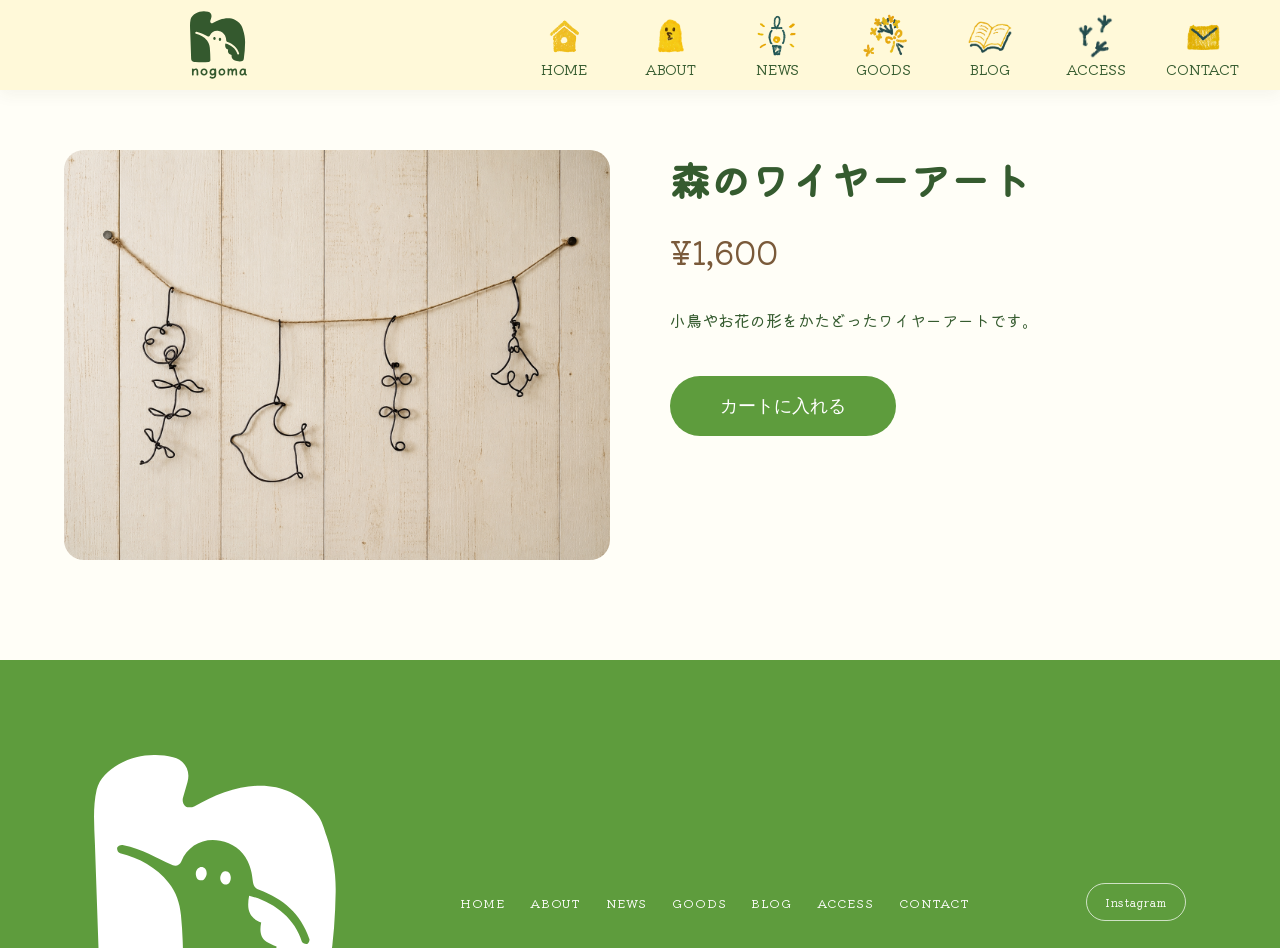
<file: goods-page/motif-garland.html>
<!DOCTYPE html>
<html lang="ja">

<head>
    <meta charset="UTF-8">
    <meta name="viewport" content="width=device-width, initial-scale=1.0">

    <title>森のワイヤーアート</title>

    <link rel="stylesheet" href="../css/style.css">

    <!-- Google Font -->
    <link rel="preconnect" href="https://fonts.googleapis.com">
    <link href="https://fonts.googleapis.com/css2?family=Kiwi+Maru&display=swap" rel="stylesheet">

</head>

<body>

    <!-- =========================
    HEADER
    ========================= -->
    
    <header class="site-header">
    
        <div class="header-inner">
    
            <!-- ロゴ -->
            <div class="logo-area">
                <a href="../index.html" class="logo-link">
    
                    <!--
                    ここに横長のPNGロゴを入れる
                    例：image/logo.png
                    -->
                    <!-- ロゴ -->
    
                    <div class="logo-area">
    
    
                        <a href="../index.html" class="logo-link">
    
                            <picture>
                                <!-- スマホ：縦型ロゴ -->
                                <source media="(max-width: 768px)" srcset="../svg/rogosikaku.svg">
    
                                <!-- PC：横型ロゴ -->
                                <img src="../svg/rogoyoko.svg" alt="富山の小さな雑貨屋 nogoma" class="logo-image">
                            </picture>
    
                        </a>
    
    
                    </div>
    
    
                </a>
            </div>
    
    
            <!-- ナビゲーション -->
            <nav id="nav" class="main-nav" aria-label="メインナビゲーション">
    
                <ul>
    
                    <li>
                        <a href="../index.html">
                            <img src="../image/icons/home.png" alt="">
                            <span>HOME</span>
                        </a>
                    </li>
    
                    <li>
                        <a href="../index.html#about">
                            <img src="../image/icons/me.png" alt="">
                            <span>ABOUT</span>
                        </a>
                    </li>
    
                    <li>
                        <a href="../index.html#news">
                            <img src="../image/icons/right.png" alt="">
                            <span>NEWS</span>
                        </a>
                    </li>
    
                    <li>
                        <a href="../goods.html">
                            <img src="../image/icons/gift.png" alt="">
                            <span>GOODS</span>
                        </a>
                    </li>
    
                    <li>
                        <a href="../blog.html">
                            <img src="../image/icons/diary.png" alt="">
                            <span>BLOG</span>
                        </a>
                    </li>
    
                    <li>
                        <a href="../index.html#shopinfo">
                            <img src="../image/icons/ashi.png" alt="">
                            <span>ACCESS</span>
                        </a>
                    </li>
    
                    <li>
                        <a href="../contact.html">
                            <img src="../image/icons/mail.png" alt="">
                            <span>CONTACT</span>
                        </a>
                    </li>
    
                </ul>
    
            </nav>
    
    
            <!-- ハンバーガー -->
            <button class="hamburger" id="hamburger" type="button" aria-label="メニューを開く" aria-expanded="false"
                aria-controls="nav">
                <span></span>
                <span></span>
                <span></span>
            </button>
    
        </div>
    
    </header>




    <!-- =========================
GOODS
========================= -->




    <section class="product-detail">

        <div class="detail-wrap">

            <!-- 商品画像 -->

            <div class="detail-image">

                <img src="../products/motif-garland.png" alt="森のワイヤーアート">

            </div>

            <!-- 商品情報 -->

            <div class="detail-info">

                <h1>
                    森のワイヤーアート
                </h1>

                <p class="price">
                    ¥1,600
                </p>

                <p class="description">

                    小鳥やお花の形をかたどったワイヤーアートです。
                </p>

                <button class="cart-btn">
                    カートに入れる
                </button>

            </div>

        </div>

    </section>




<!-- =========================
TOPへ戻る
========================= -->

<a href="#top" class="top-btn">

    <img src="../image/icons/backtotop.png" alt="トップへ戻る">

</a>


<!-- =========================================================
FOOTER
========================================================= -->

<footer class="site-footer">

    <div class="footer-inner">

        <!-- ロゴ -->
        <div class="footer-brand">

            <a href="../index.html" class="footer-logo">

                <picture>
                    <!-- スマホ -->
                    <source media="(max-width: 768px)" srcset="../svg/rogosikaku.svg">

                    <!-- PC -->
                    <img src="../svg/rogoyoko.svg" alt="富山の小さな雑貨屋 nogoma">
                </picture>

            </a>

        </div>


        <!-- ナビゲーション -->
        <nav class="footer-nav" aria-label="フッターナビゲーション">

            <ul>

                <li>
                    <a href="../index.html">
                        HOME
                    </a>
                </li>

                <li>
                    <a href="../index.html#about">
                        ABOUT
                    </a>
                </li>

                <li>
                    <a href="../index.html#news">
                        NEWS
                    </a>
                </li>

                <li>
                    <a href="../goods.html">
                        GOODS
                    </a>
                </li>

                <li>
                    <a href="../blog.html">
                        BLOG
                    </a>
                </li>

                <li>
                    <a href="../index.html#shopinfo">
                        ACCESS
                    </a>
                </li>

                <li>
                    <a href="../contact.html">
                        CONTACT
                    </a>
                </li>

            </ul>

        </nav>


        <!-- SNS -->
        <div class="footer-sns">

            <a href="#" aria-label="Instagram">
                Instagram
            </a>

        </div>

    </div>


    <!-- コピーライト -->
    <div class="footer-bottom">

        <p>
            © nogoma. All Rights Reserved.
        </p>

    </div>

</footer>



    <script src="../js/kirikae.js"></script>

</body>

</html>
</file>
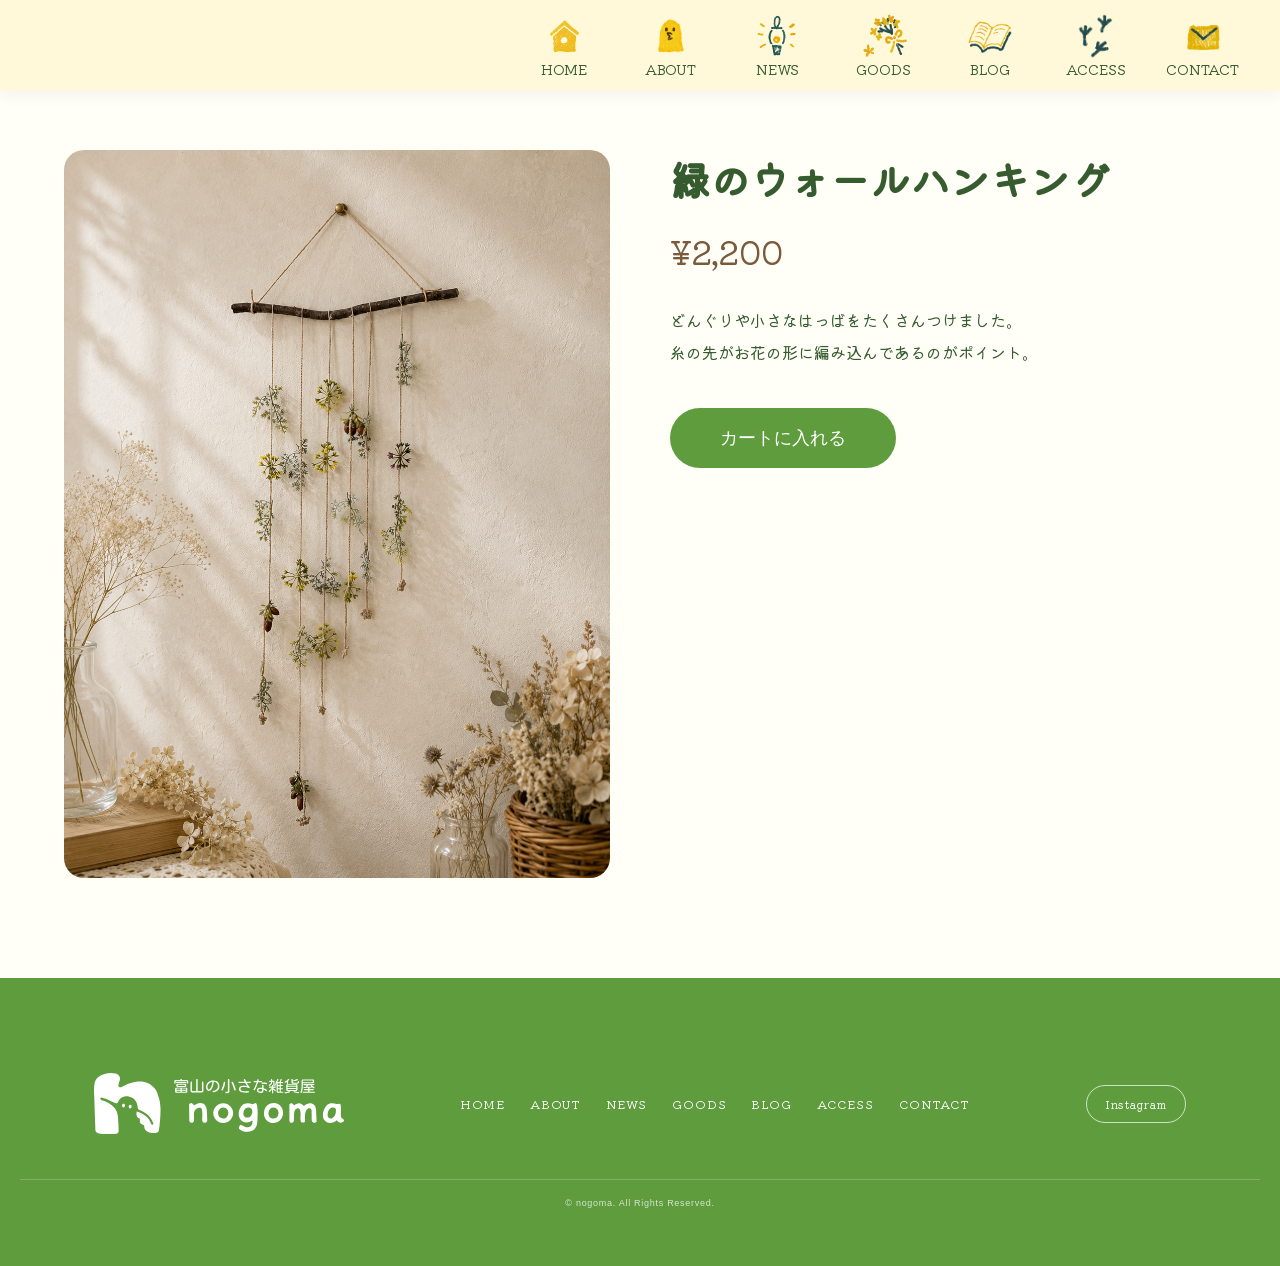
<file: goods-page/nuts-wall-hanging.html>
<!DOCTYPE html>
<html lang="ja">

<head>
    <meta charset="UTF-8">
    <meta name="viewport" content="width=device-width, initial-scale=1.0">

    <title>緑のウォールハンキング</title>

    <link rel="stylesheet" href="../css/style.css">

    <!-- Google Font -->
    <link rel="preconnect" href="https://fonts.googleapis.com">
    <link href="https://fonts.googleapis.com/css2?family=Kiwi+Maru&display=swap" rel="stylesheet">

</head>

<body>

    <!-- =========================
    HEADER
    ========================= -->
    
    <header class="site-header">
    
        <div class="header-inner">
    
            <!-- ロゴ -->
            <div class="logo-area">
                <a href="../index.html" class="logo-link">
    
                    <!--
                    ここに横長のPNGロゴを入れる
                    例：image/logo.png
                    -->
                    <!-- ロゴ -->
    
                    <div class="logo-area">
    
    
                        <a href="../index.html" class="logo-link">
    
                            <picture>
                                <!-- スマホ：縦型ロゴ -->
                                <source media="(max-width: 768px)" srcset="../svg/rogosikaku.svg">
    
                                <!-- PC：横型ロゴ -->
                                <img src="../svg/rogoyoko.svg" alt="富山の小さな雑貨屋 nogoma" class="logo-image">
                            </picture>
    
                        </a>
    
    
                    </div>
    
    
                </a>
            </div>
    
    
            <!-- ナビゲーション -->
            <nav id="nav" class="main-nav" aria-label="メインナビゲーション">
    
                <ul>
    
                    <li>
                        <a href="../index.html">
                            <img src="../image/icons/home.png" alt="">
                            <span>HOME</span>
                        </a>
                    </li>
    
                    <li>
                        <a href="../index.html#about">
                            <img src="../image/icons/me.png" alt="">
                            <span>ABOUT</span>
                        </a>
                    </li>
    
                    <li>
                        <a href="../index.html#news">
                            <img src="../image/icons/right.png" alt="">
                            <span>NEWS</span>
                        </a>
                    </li>
    
                    <li>
                        <a href="../goods.html">
                            <img src="../image/icons/gift.png" alt="">
                            <span>GOODS</span>
                        </a>
                    </li>
    
                    <li>
                        <a href="../blog.html">
                            <img src="../image/icons/diary.png" alt="">
                            <span>BLOG</span>
                        </a>
                    </li>
    
                    <li>
                        <a href="../index.html#shopinfo">
                            <img src="../image/icons/ashi.png" alt="">
                            <span>ACCESS</span>
                        </a>
                    </li>
    
                    <li>
                        <a href="../contact.html">
                            <img src="../image/icons/mail.png" alt="">
                            <span>CONTACT</span>
                        </a>
                    </li>
    
                </ul>
    
            </nav>
    
    
            <!-- ハンバーガー -->
            <button class="hamburger" id="hamburger" type="button" aria-label="メニューを開く" aria-expanded="false"
                aria-controls="nav">
                <span></span>
                <span></span>
                <span></span>
            </button>
    
        </div>
    
    </header>




    <!-- =========================
GOODS
========================= -->




    <section class="product-detail">

        <div class="detail-wrap">

            <!-- 商品画像 -->

            <div class="detail-image">

                <img src="../products/nuts-wall-hanging.png" alt="緑のウォールハンキング">

            </div>

            <!-- 商品情報 -->

            <div class="detail-info">

                <h1>
                    緑のウォールハンキング
                </h1>

                <p class="price">
                    ¥2,200
                </p>

                <p class="description">

                    どんぐりや小さなはっばをたくさんつけました。<br>
                    糸の先がお花の形に編み込んであるのがポイント。
                </p>

                <button class="cart-btn">
                    カートに入れる
                </button>

            </div>

        </div>

    </section>




    <!-- =========================
    TOPへ戻る
    ========================= -->
    
    <a href="#top" class="top-btn">
    
        <img src="../image/icons/backtotop.png" alt="トップへ戻る">
    
    </a>
    
    
    <!-- =========================================================
    FOOTER
    ========================================================= -->
    
    <footer class="site-footer">
    
        <div class="footer-inner">
    
            <!-- ロゴ -->
            <div class="footer-brand">
    
                <a href="../index.html" class="footer-logo">
    
                    <picture>
                        <!-- スマホ -->
                        <source media="(max-width: 768px)" srcset="../svg/rogosikaku.svg">
    
                        <!-- PC -->
                        <img src="../svg/rogoyoko.svg" alt="富山の小さな雑貨屋 nogoma">
                    </picture>
    
                </a>
    
            </div>
    
    
            <!-- ナビゲーション -->
            <nav class="footer-nav" aria-label="フッターナビゲーション">
    
                <ul>
    
                    <li>
                        <a href="../index.html">
                            HOME
                        </a>
                    </li>
    
                    <li>
                        <a href="../index.html#about">
                            ABOUT
                        </a>
                    </li>
    
                    <li>
                        <a href="../index.html#news">
                            NEWS
                        </a>
                    </li>
    
                    <li>
                        <a href="../goods.html">
                            GOODS
                        </a>
                    </li>
    
                    <li>
                        <a href="../blog.html">
                            BLOG
                        </a>
                    </li>
    
                    <li>
                        <a href="../index.html#shopinfo">
                            ACCESS
                        </a>
                    </li>
    
                    <li>
                        <a href="../contact.html">
                            CONTACT
                        </a>
                    </li>
    
                </ul>
    
            </nav>
    
    
            <!-- SNS -->
            <div class="footer-sns">
    
                <a href="#" aria-label="Instagram">
                    Instagram
                </a>
    
            </div>
    
        </div>
    
    
        <!-- コピーライト -->
        <div class="footer-bottom">
    
            <p>
                © nogoma. All Rights Reserved.
            </p>
    
        </div>
    
    </footer>



    <script src="../js/kirikae.js"></script>

</body>

</html>
</file>
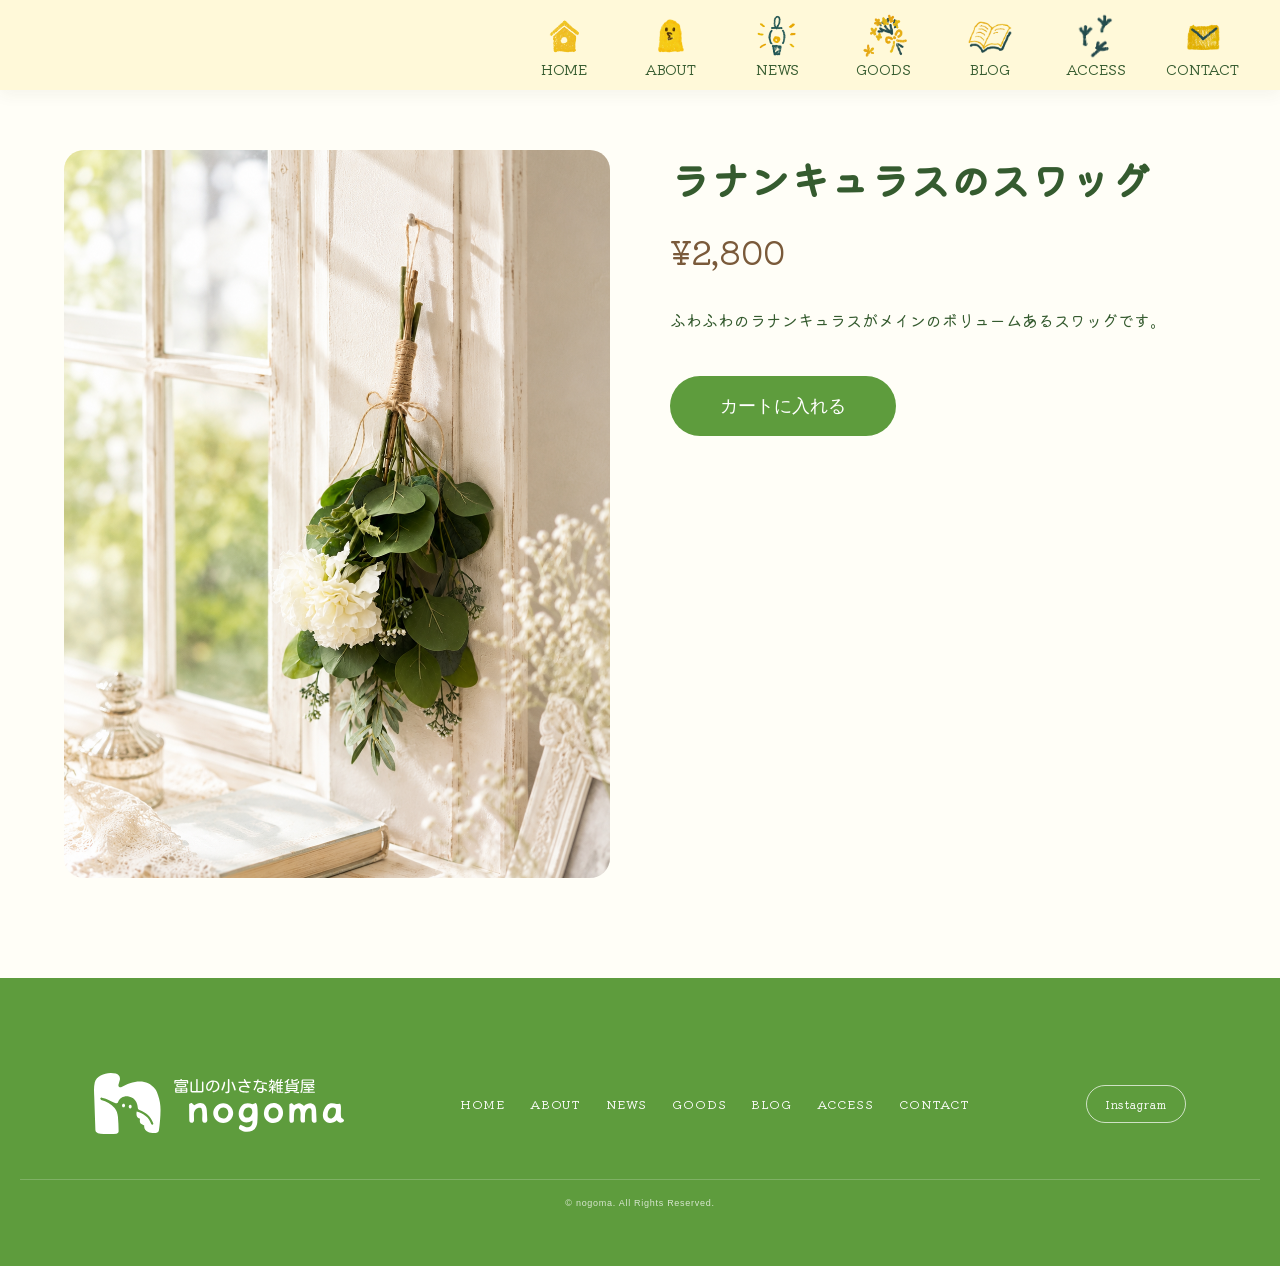
<file: goods-page/white-swag.html>
<!DOCTYPE html>
<html lang="ja">

<head>
    <meta charset="UTF-8">
    <meta name="viewport" content="width=device-width, initial-scale=1.0">

    <title>ラナンキュラスのスワッグ</title>

    <link rel="stylesheet" href="../css/style.css">

    <!-- Google Font -->
    <link rel="preconnect" href="https://fonts.googleapis.com">
    <link href="https://fonts.googleapis.com/css2?family=Kiwi+Maru&display=swap" rel="stylesheet">

</head>

<body>

    <!-- =========================
    HEADER
    ========================= -->
    
    <header class="site-header">
    
        <div class="header-inner">
    
            <!-- ロゴ -->
            <div class="logo-area">
                <a href="../index.html" class="logo-link">
    
                    <!--
                    ここに横長のPNGロゴを入れる
                    例：image/logo.png
                    -->
                    <!-- ロゴ -->
    
                    <div class="logo-area">
    
    
                        <a href="../index.html" class="logo-link">
    
                            <picture>
                                <!-- スマホ：縦型ロゴ -->
                                <source media="(max-width: 768px)" srcset="../svg/rogosikaku.svg">
    
                                <!-- PC：横型ロゴ -->
                                <img src="../svg/rogoyoko.svg" alt="富山の小さな雑貨屋 nogoma" class="logo-image">
                            </picture>
    
                        </a>
    
    
                    </div>
    
    
                </a>
            </div>
    
    
            <!-- ナビゲーション -->
            <nav id="nav" class="main-nav" aria-label="メインナビゲーション">
    
                <ul>
    
                    <li>
                        <a href="../index.html">
                            <img src="../image/icons/home.png" alt="">
                            <span>HOME</span>
                        </a>
                    </li>
    
                    <li>
                        <a href="../index.html#about">
                            <img src="../image/icons/me.png" alt="">
                            <span>ABOUT</span>
                        </a>
                    </li>
    
                    <li>
                        <a href="../index.html#news">
                            <img src="../image/icons/right.png" alt="">
                            <span>NEWS</span>
                        </a>
                    </li>
    
                    <li>
                        <a href="../goods.html">
                            <img src="../image/icons/gift.png" alt="">
                            <span>GOODS</span>
                        </a>
                    </li>
    
                    <li>
                        <a href="../blog.html">
                            <img src="../image/icons/diary.png" alt="">
                            <span>BLOG</span>
                        </a>
                    </li>
    
                    <li>
                        <a href="../index.html#shopinfo">
                            <img src="../image/icons/ashi.png" alt="">
                            <span>ACCESS</span>
                        </a>
                    </li>
    
                    <li>
                        <a href="../contact.html">
                            <img src="../image/icons/mail.png" alt="">
                            <span>CONTACT</span>
                        </a>
                    </li>
    
                </ul>
    
            </nav>
    
    
            <!-- ハンバーガー -->
            <button class="hamburger" id="hamburger" type="button" aria-label="メニューを開く" aria-expanded="false"
                aria-controls="nav">
                <span></span>
                <span></span>
                <span></span>
            </button>
    
        </div>
    
    </header>



    <!-- =========================
GOODS
========================= -->




    <section class="product-detail">

        <div class="detail-wrap">

            <!-- 商品画像 -->

            <div class="detail-image">

                <img src="../products/white-swag.png" alt="ラナンキュラスのスワッグ">

            </div>

            <!-- 商品情報 -->

            <div class="detail-info">

                <h1>
                    ラナンキュラスのスワッグ
                </h1>

                <p class="price">
                    ¥2,800
                </p>

                <p class="description">

                    ふわふわのラナンキュラスがメインのボリュームあるスワッグです。

                </p>

                <button class="cart-btn">
                    カートに入れる
                </button>

            </div>

        </div>

    </section>




<!-- =========================
TOPへ戻る
========================= -->

<a href="#top" class="top-btn">

    <img src="../image/icons/backtotop.png" alt="トップへ戻る">

</a>


<!-- =========================================================
FOOTER
========================================================= -->

<footer class="site-footer">

    <div class="footer-inner">

        <!-- ロゴ -->
        <div class="footer-brand">

            <a href="../index.html" class="footer-logo">

                <picture>
                    <!-- スマホ -->
                    <source media="(max-width: 768px)" srcset="../svg/rogosikaku.svg">

                    <!-- PC -->
                    <img src="../svg/rogoyoko.svg" alt="富山の小さな雑貨屋 nogoma">
                </picture>

            </a>

        </div>


        <!-- ナビゲーション -->
        <nav class="footer-nav" aria-label="フッターナビゲーション">

            <ul>

                <li>
                    <a href="../index.html">
                        HOME
                    </a>
                </li>

                <li>
                    <a href="../index.html#about">
                        ABOUT
                    </a>
                </li>

                <li>
                    <a href="../index.html#news">
                        NEWS
                    </a>
                </li>

                <li>
                    <a href="../goods.html">
                        GOODS
                    </a>
                </li>

                <li>
                    <a href="../blog.html">
                        BLOG
                    </a>
                </li>

                <li>
                    <a href="../index.html#shopinfo">
                        ACCESS
                    </a>
                </li>

                <li>
                    <a href="../contact.html">
                        CONTACT
                    </a>
                </li>

            </ul>

        </nav>


        <!-- SNS -->
        <div class="footer-sns">

            <a href="#" aria-label="Instagram">
                Instagram
            </a>

        </div>

    </div>


    <!-- コピーライト -->
    <div class="footer-bottom">

        <p>
            © nogoma. All Rights Reserved.
        </p>

    </div>

</footer>



    <script src="../js/kirikae.js"></script>

</body>

</html>
</file>
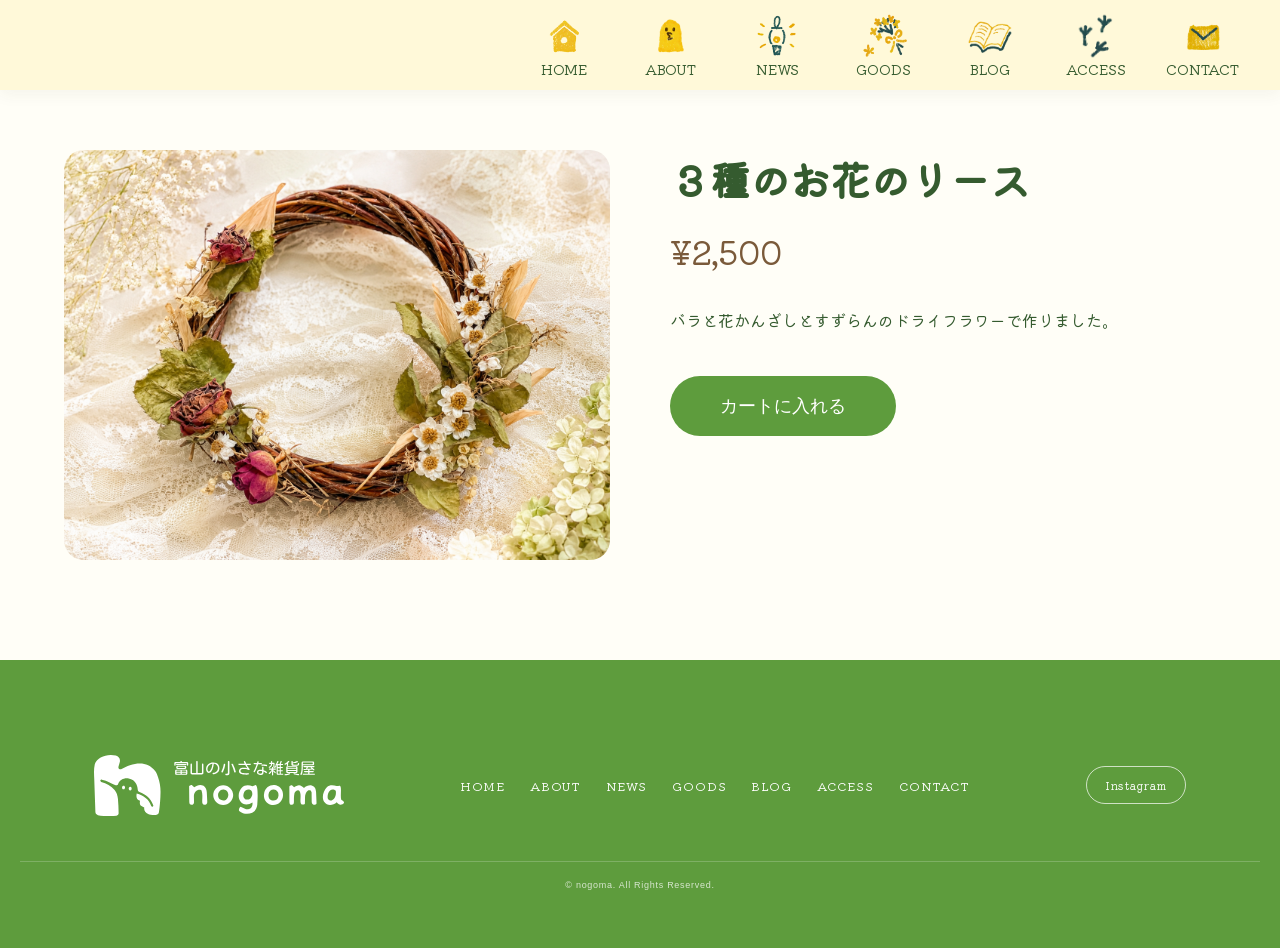
<file: goods-page/wreath.html>
<!DOCTYPE html>
<html lang="ja">

<head>
    <meta charset="UTF-8">
    <meta name="viewport" content="width=device-width, initial-scale=1.0">

    <title>３種のお花のリース</title>

    <link rel="stylesheet" href="../css/style.css">

    <!-- Google Font -->
    <link rel="preconnect" href="https://fonts.googleapis.com">
    <link href="https://fonts.googleapis.com/css2?family=Kiwi+Maru&display=swap" rel="stylesheet">

</head>

<body>

<!-- =========================
HEADER
========================= -->

<header class="site-header">

    <div class="header-inner">

        <!-- ロゴ -->
        <div class="logo-area">
            <a href="../index.html" class="logo-link">

                <!--
                ここに横長のPNGロゴを入れる
                例：image/logo.png
                -->
                <!-- ロゴ -->

                <div class="logo-area">


                    <a href="../index.html" class="logo-link">

                        <picture>
                            <!-- スマホ：縦型ロゴ -->
                            <source media="(max-width: 768px)" srcset="../svg/rogosikaku.svg">

                            <!-- PC：横型ロゴ -->
                            <img src="../svg/rogoyoko.svg" alt="富山の小さな雑貨屋 nogoma" class="logo-image">
                        </picture>

                    </a>


                </div>


            </a>
        </div>


        <!-- ナビゲーション -->
        <nav id="nav" class="main-nav" aria-label="メインナビゲーション">

            <ul>

                <li>
                    <a href="../index.html">
                        <img src="../image/icons/home.png" alt="">
                        <span>HOME</span>
                    </a>
                </li>

                <li>
                    <a href="../index.html#about">
                        <img src="../image/icons/me.png" alt="">
                        <span>ABOUT</span>
                    </a>
                </li>

                <li>
                    <a href="../index.html#news">
                        <img src="../image/icons/right.png" alt="">
                        <span>NEWS</span>
                    </a>
                </li>

                <li>
                    <a href="../goods.html">
                        <img src="../image/icons/gift.png" alt="">
                        <span>GOODS</span>
                    </a>
                </li>

                <li>
                    <a href="../blog.html">
                        <img src="../image/icons/diary.png" alt="">
                        <span>BLOG</span>
                    </a>
                </li>

                <li>
                    <a href="../index.html#shopinfo">
                        <img src="../image/icons/ashi.png" alt="">
                        <span>ACCESS</span>
                    </a>
                </li>

                <li>
                    <a href="../contact.html">
                        <img src="../image/icons/mail.png" alt="">
                        <span>CONTACT</span>
                    </a>
                </li>

            </ul>

        </nav>


        <!-- ハンバーガー -->
        <button class="hamburger" id="hamburger" type="button" aria-label="メニューを開く" aria-expanded="false"
            aria-controls="nav">
            <span></span>
            <span></span>
            <span></span>
        </button>

    </div>

</header>



    <!-- =========================
GOODS
========================= -->




    <section class="product-detail">

        <div class="detail-wrap">

            <!-- 商品画像 -->

            <div class="detail-image">

                <img src="../products/wreath.png" alt="３種のお花のリース">

            </div>

            <!-- 商品情報 -->

            <div class="detail-info">

                <h1>
                    ３種のお花のリース
                </h1>

                <p class="price">
                    ¥2,500
                </p>

                <p class="description">

                   バラと花かんざしとすずらんのドライフラワーで作りました。

                </p>

                <button class="cart-btn">
                    カートに入れる
                </button>

            </div>

        </div>

    </section>




<!-- =========================
TOPへ戻る
========================= -->

<a href="#top" class="top-btn">

    <img src="../image/icons/backtotop.png" alt="トップへ戻る">

</a>


<!-- =========================================================
FOOTER
========================================================= -->

<footer class="site-footer">

    <div class="footer-inner">

        <!-- ロゴ -->
        <div class="footer-brand">

            <a href="../index.html" class="footer-logo">

                <picture>
                    <!-- スマホ -->
                    <source media="(max-width: 768px)" srcset="../svg/rogosikaku.svg">

                    <!-- PC -->
                    <img src="../svg/rogoyoko.svg" alt="富山の小さな雑貨屋 nogoma">
                </picture>

            </a>

        </div>


        <!-- ナビゲーション -->
        <nav class="footer-nav" aria-label="フッターナビゲーション">

            <ul>

                <li>
                    <a href="../index.html">
                        HOME
                    </a>
                </li>

                <li>
                    <a href="../index.html#about">
                        ABOUT
                    </a>
                </li>

                <li>
                    <a href="../index.html#news">
                        NEWS
                    </a>
                </li>

                <li>
                    <a href="../goods.html">
                        GOODS
                    </a>
                </li>

                <li>
                    <a href="../blog.html">
                        BLOG
                    </a>
                </li>

                <li>
                    <a href="../index.html#shopinfo">
                        ACCESS
                    </a>
                </li>

                <li>
                    <a href="../contact.html">
                        CONTACT
                    </a>
                </li>

            </ul>

        </nav>


        <!-- SNS -->
        <div class="footer-sns">

            <a href="#" aria-label="Instagram">
                Instagram
            </a>

        </div>

    </div>


    <!-- コピーライト -->
    <div class="footer-bottom">

        <p>
            © nogoma. All Rights Reserved.
        </p>

    </div>

</footer>



    <script src="../js/kirikae.js"></script>

</body>

</html>
</file>
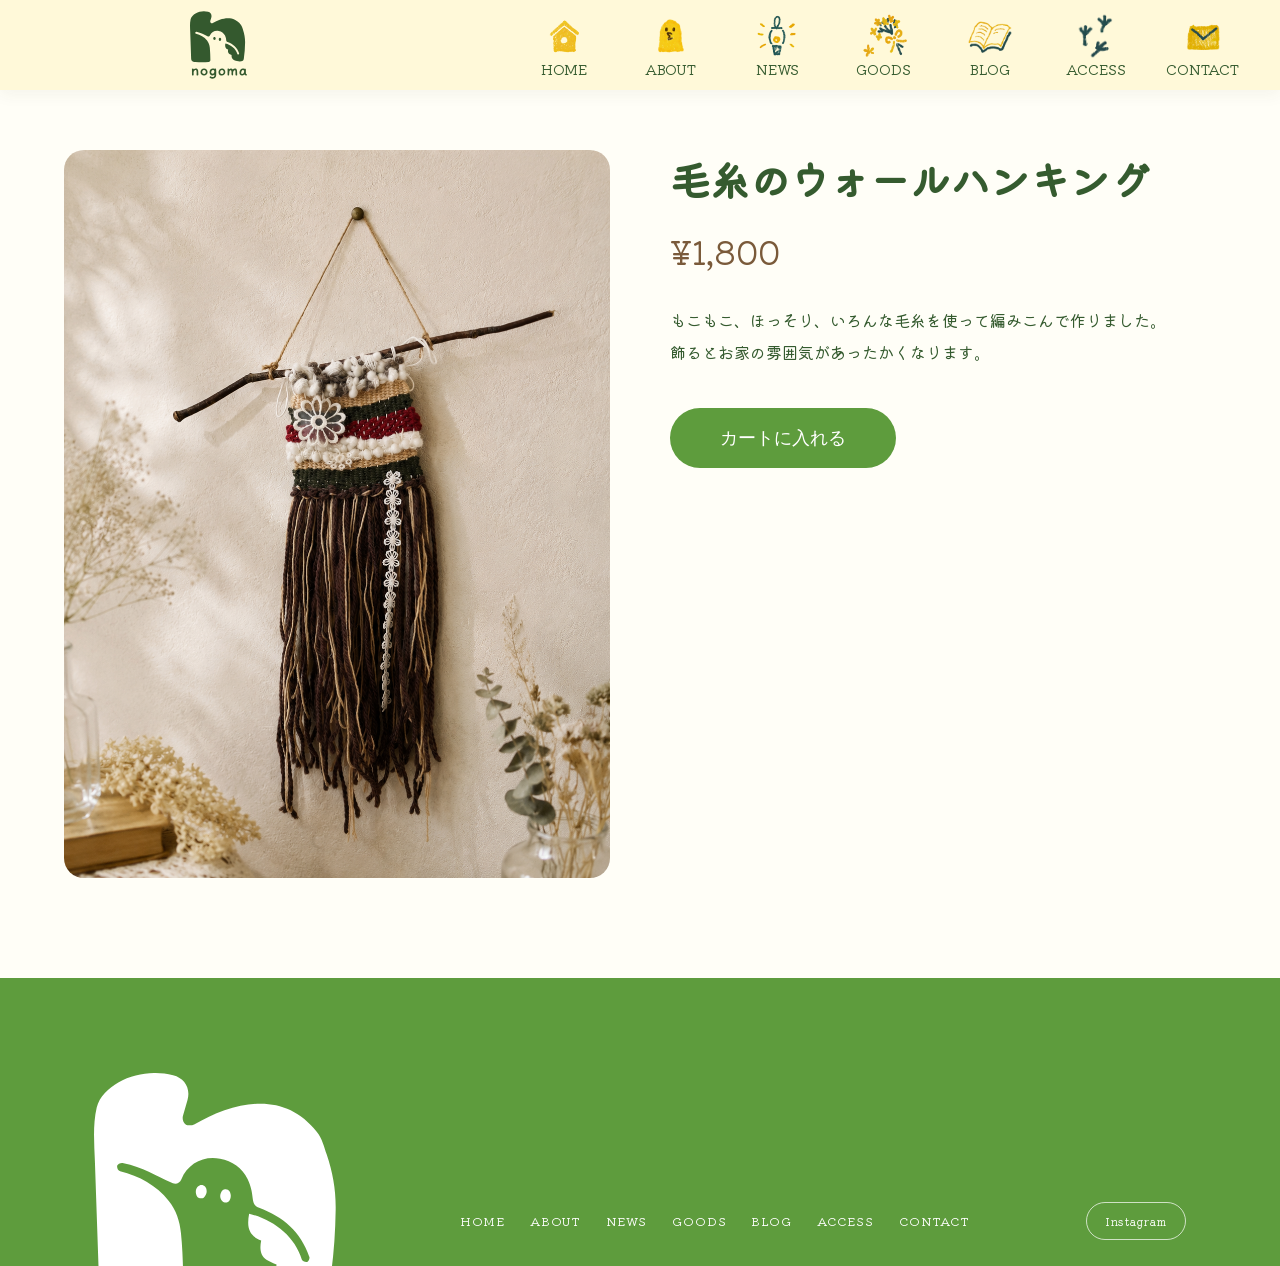
<file: goods-page/yarn-wall-hanging.html>
<!DOCTYPE html>
<html lang="ja">

<head>
    <meta charset="UTF-8">
    <meta name="viewport" content="width=device-width, initial-scale=1.0">

    <title>毛糸のウォールハンキング</title>

    <link rel="stylesheet" href="../css/style.css">

    <!-- Google Font -->
    <link rel="preconnect" href="https://fonts.googleapis.com">
    <link href="https://fonts.googleapis.com/css2?family=Kiwi+Maru&display=swap" rel="stylesheet">

</head>

<body>

<!-- =========================
HEADER
========================= -->

<header class="site-header">

    <div class="header-inner">

        <!-- ロゴ -->
        <div class="logo-area">
            <a href="../index.html" class="logo-link">

                <!--
                ここに横長のPNGロゴを入れる
                例：image/logo.png
                -->
                <!-- ロゴ -->

                <div class="logo-area">


                    <a href="../index.html" class="logo-link">

                        <picture>
                            <!-- スマホ：縦型ロゴ -->
                            <source media="(max-width: 768px)" srcset="../svg/rogosikaku.svg">

                            <!-- PC：横型ロゴ -->
                            <img src="../svg/rogoyoko.svg" alt="富山の小さな雑貨屋 nogoma" class="logo-image">
                        </picture>

                    </a>


                </div>


            </a>
        </div>


        <!-- ナビゲーション -->
        <nav id="nav" class="main-nav" aria-label="メインナビゲーション">

            <ul>

                <li>
                    <a href="../index.html">
                        <img src="../image/icons/home.png" alt="">
                        <span>HOME</span>
                    </a>
                </li>

                <li>
                    <a href="../index.html#about">
                        <img src="../image/icons/me.png" alt="">
                        <span>ABOUT</span>
                    </a>
                </li>

                <li>
                    <a href="../index.html#news">
                        <img src="../image/icons/right.png" alt="">
                        <span>NEWS</span>
                    </a>
                </li>

                <li>
                    <a href="../goods.html">
                        <img src="../image/icons/gift.png" alt="">
                        <span>GOODS</span>
                    </a>
                </li>

                <li>
                    <a href="../blog.html">
                        <img src="../image/icons/diary.png" alt="">
                        <span>BLOG</span>
                    </a>
                </li>

                <li>
                    <a href="../index.html#shopinfo">
                        <img src="../image/icons/ashi.png" alt="">
                        <span>ACCESS</span>
                    </a>
                </li>

                <li>
                    <a href="../contact.html">
                        <img src="../image/icons/mail.png" alt="">
                        <span>CONTACT</span>
                    </a>
                </li>

            </ul>

        </nav>


        <!-- ハンバーガー -->
        <button class="hamburger" id="hamburger" type="button" aria-label="メニューを開く" aria-expanded="false"
            aria-controls="nav">
            <span></span>
            <span></span>
            <span></span>
        </button>

    </div>

</header>




    <!-- =========================
GOODS
========================= -->




    <section class="product-detail">

        <div class="detail-wrap">

            <!-- 商品画像 -->

            <div class="detail-image">

                <img src="../products/yarn-wall-hanging.png" alt="毛糸のウォールハンキング">

            </div>

            <!-- 商品情報 -->

            <div class="detail-info">

                <h1>
                    毛糸のウォールハンキング
                </h1>

                <p class="price">
                    ¥1,800
                </p>

                <p class="description">

                    もこもこ、ほっそり、いろんな毛糸を使って編みこんで作りました。<br>
                    飾るとお家の雰囲気があったかくなります。
                </p>

                <button class="cart-btn">
                    カートに入れる
                </button>

            </div>

        </div>

    </section>



<!-- =========================
TOPへ戻る
========================= -->

<a href="#top" class="top-btn">

    <img src="../image/icons/backtotop.png" alt="トップへ戻る">

</a>


<!-- =========================================================
FOOTER
========================================================= -->

<footer class="site-footer">

    <div class="footer-inner">

        <!-- ロゴ -->
        <div class="footer-brand">

            <a href="../index.html" class="footer-logo">

                <picture>
                    <!-- スマホ -->
                    <source media="(max-width: 768px)" srcset="../svg/rogosikaku.svg">

                    <!-- PC -->
                    <img src="../svg/rogoyoko.svg" alt="富山の小さな雑貨屋 nogoma">
                </picture>

            </a>

        </div>


        <!-- ナビゲーション -->
        <nav class="footer-nav" aria-label="フッターナビゲーション">

            <ul>

                <li>
                    <a href="../index.html">
                        HOME
                    </a>
                </li>

                <li>
                    <a href="../index.html#about">
                        ABOUT
                    </a>
                </li>

                <li>
                    <a href="../index.html#news">
                        NEWS
                    </a>
                </li>

                <li>
                    <a href="../goods.html">
                        GOODS
                    </a>
                </li>

                <li>
                    <a href="../blog.html">
                        BLOG
                    </a>
                </li>

                <li>
                    <a href="../index.html#shopinfo">
                        ACCESS
                    </a>
                </li>

                <li>
                    <a href="../contact.html">
                        CONTACT
                    </a>
                </li>

            </ul>

        </nav>


        <!-- SNS -->
        <div class="footer-sns">

            <a href="#" aria-label="Instagram">
                Instagram
            </a>

        </div>

    </div>


    <!-- コピーライト -->
    <div class="footer-bottom">

        <p>
            © nogoma. All Rights Reserved.
        </p>

    </div>

</footer>



    <script src="../js/kirikae.js"></script>

</body>

</html>
</file>
<file: css/style.css>
/* =========================================================
   BASE
========================================================= */

* {
    margin: 0;
    padding: 0;
    box-sizing: border-box;
}

html {
    scroll-behavior: smooth;
    width: 100%;
    max-width: 100%;
    overflow-x: hidden;
}

body {
    width: 100%;
    max-width: 100%;
    font-family: 'Kiwi Maru', serif;
    background: #fffef7;
    color: #355b2f;
    overflow-x: hidden;
}

img {
    width: 100%;
    display: block;
}

section {
    padding: 100px 5%;
}


/* =========================================================
   HEADER
========================================================= */

.site-header {
    position: fixed;
    top: 0;
    left: 0;
    width: 100%;
    height: 90px;
    z-index: 9999;
    background: #fff9d9;
    box-shadow: 0 4px 16px rgba(70, 75, 35, .06);
}

.header-inner {
    width: 100%;
    max-width: 1700px;
    height: 100%;
    margin: 0 auto;
    display: flex;
    align-items: center;
    padding: 0 28px 0 46px;
    gap: 34px;
}


/* =========================================================
   LOGO
========================================================= */



.logo-link {
    display: flex;
    align-items: center;
    gap: 22px;
    height: 100%;
    text-decoration: none;
    transition: transform .25s ease;
}

.logo-link:hover {
    transform: translateY(-3px);
}

/* =========================================================
LOGO
========================================================= */

.logo-area {
    flex: 0 0 clamp(360px, 34vw, 500px);
    height: 100%;
    display: flex;
    align-items: center;
    padding: 0;
    background: transparent;
    box-shadow: none;
}

.logo-link {
    display: flex;
    align-items: center;
    height: 100%;
    text-decoration: none;
    transition: transform .25s ease;
}

.logo-link:hover {
    transform: translateY(-3px);
}

.logo-link picture {
    display: flex;
    align-items: center;
}

.logo-image {
    width: clamp(300px, 27vw, 430px);
    height: auto;
    max-height: 68px;
    display: block;
    object-fit: contain;
}

/* =========================================================
SMARTPHONE
768px 以下
========================================================= */

@media (max-width: 768px) {

     .site-header {
        height: 0;
        background: transparent;
        box-shadow: none;
    }

    .header-inner {
        height: auto;
        padding: 0;
        display: block;
    }

    /* -------------------------
   スマホロゴ
------------------------- */

    .logo-area {
        position: fixed;
        top: 14px;
        left: 16px;

        width: 92px;
        height: 92px;

        z-index: 10001;

        display: flex;
        align-items: center;
        justify-content: center;

        flex: none;
    }

    .logo-link {
        width: 92px;
        height: 92px;

        display: flex;
        align-items: center;
        justify-content: center;
    }

    .logo-link picture {
        width: 100%;
        height: 100%;

        display: flex;
        align-items: center;
        justify-content: center;
    }

    .logo-image {
        width: 72px;
        height: 72px;

        max-width: 72px;
        max-height: 72px;

        object-fit: contain;
    }

    /* -------------------------
   ハンバーガー
------------------------- */

    .hamburger {
        display: flex;

        position: fixed;
        top: 14px;
        right: 16px;

        width: 58px;
        height: 58px;

        z-index: 10002;

        padding: 0;
        border: none;
        border-radius: 16px;

        background: #fff9d9;

        align-items: center;
        justify-content: center;
        flex-direction: column;

        gap: 6px;

        cursor: pointer;

        box-shadow:
            0 5px 18px rgba(70, 75, 35, .12);
    }

    .hamburger span {
        display: block;

        width: 25px;
        height: 3px;

        border-radius: 999px;

        background: #355b2f;

        transition:
            transform .3s ease,
            opacity .3s ease;
    }

    /* ハンバーガー → × */

    .hamburger.active span:nth-child(1) {
        transform: translateY(9px) rotate(45deg);
    }

    .hamburger.active span:nth-child(2) {
        opacity: 0;
    }

    .hamburger.active span:nth-child(3) {
        transform: translateY(-9px) rotate(-45deg);
    }

    
}



/* =========================================================
   PC NAVIGATION
========================================================= */

.main-nav {
    position: static;
    flex: 1 1 auto;
    min-width: 0;
    width: auto;
    height: 100%;
    padding: 0;
    background: transparent;
    border-radius: 0;
    box-shadow: none;
}

.main-nav ul {
    width: 100%;
    max-width: 1050px;
    height: 100%;

    margin: 0 auto;
    padding: 0;

    display: grid;

    grid-template-columns:
        repeat(7, minmax(0, 1fr));

    align-items: center;

    gap: 8px;

    list-style: none;
}

.main-nav li {
    min-width: 0;
}

.main-nav a {
    width: 100%;
    height: 82px;

    display: flex;

    flex-direction: column;

    align-items: center;
    justify-content: center;

    gap: 2px;

    padding: 0;

    color: #355b2f;

    font-family: 'Kiwi Maru', serif;

    font-size: 14px;

    line-height: 1.1;

    text-decoration: none;

    white-space: nowrap;

    transition:
        color .3s ease,
        transform .3s ease;
}

.main-nav a:hover {
    color: #355b2f;
    transform: translateY(-5px);
}


/* ナビアイコン */
.main-nav a img {
    width: 44px;
    height: 48px;

    flex: 0 0 48px;

    object-fit: contain;

    display: block;

    transform: translateY(0);

    transition:
        transform .3s ease,
        filter .3s ease;
}


/* 個別アイコンサイズ */

.main-nav li:nth-child(3) a img {
    width: 40px;
}

.main-nav li:nth-child(4) a img {
    width: 50px;
}

.main-nav li:nth-child(6) a img {
    width: 48px;
}


/* アイコンホバー */

.main-nav a:hover img {
    animation: navIconCute .7s ease;
    filter: drop-shadow(
        0 6px 5px rgba(70, 75, 35, .14)
    );
}


/* アイコン跳ねるアニメーション */

@keyframes navIconCute {

    0% {
        transform:
            translateY(5px)
            rotate(0deg)
            scale(1);
    }

    30% {
        transform:
            translateY(-5px)
            rotate(-3deg)
            scale(1.05);
    }

    60% {
        transform:
            translateY(-2px)
            rotate(3deg)
            scale(1.04);
    }

    80% {
        transform:
            translateY(-4px)
            rotate(-2deg)
            scale(1.03);
    }

    100% {
        transform:
            translateY(5px)
            rotate(0deg)
            scale(1);
    }
}


/* =========================================================
   HAMBURGER
========================================================= */

.hamburger {
    display: none;
}


/* =========================================================
   PC
   769px ～ 1200px
========================================================= */

@media (max-width: 1200px) and (min-width: 769px) {

    .site-header {
        height: 90px;
    }

    .header-inner {
        padding: 0 18px 0 26px;
        gap: 20px;
    }

    .logo-area {
        flex-basis: 37%;
    }

    .logo-link {
        gap: 14px;
    }

    .logo-mark,
    .logo-svg {
        width: 82px;
        height: 82px;
        flex-basis: 82px;
    }

    .logo-kicker {
        font-size: 14px;
    }

    .logo-name {
        font-size: 34px;
    }

    .main-nav a {
        height: 88px;
        font-size: 11px;
    }

    .main-nav a img {
        width: 36px;
        height: 45px;
        flex-basis: 45px;
    }
}


/* =========================================================
   TOP / HERO
========================================================= */

.hero {
    position: relative;
    width: 100%;
    height: 100vh;
    overflow: hidden;
    padding: 0;
}


/* =========================================================
   SLIDER
========================================================= */

.slider {
    position: relative;
    width: 100%;
    height: 100vh;
    overflow: hidden;
}


/* =========================================================
   SLIDES
   2枚の写真を重ねる
========================================================= */
.slides {
    position: relative;
    width: 100%;
    height: 100%;
}


/* =========================================================
   ふわっと切り替わるスライド
========================================================= */

.slide {
    position: absolute;
    inset: 0;

    width: 100%;
    height: 100%;

    opacity: 0;

    transition: opacity 2s ease-in-out;

    pointer-events: none;
}


/* 表示中 */

.slide.active {
    opacity: 1;
    z-index: 2;
}

/* =========================================================
   SLIDE IMAGE
========================================================= */

.slide img {
    position: absolute;
    top: 0;
    left: 0;
    width: 100%;
    height: 140%;
    object-fit: cover;
    object-position: center center;
}


/* PC画像 */

.pc-img {
    display: block;
    top: -245px !important;
}


/* SP画像 */

.sp-img {
    display: none;
}




/* =========================================================
   HERO TEXT
========================================================= */

.hero-text {
    position: absolute;
    left: 8%;
    top: 65%;
    transform: translateY(-50%);
    z-index: 100;
    color: white;
    width: 40%;
}

.hero-text h1 {
    font-size: clamp(2rem, 5vw, 4rem);
    line-height: 1.7;
    margin-bottom: 25px;
    text-shadow: 0 3px 10px rgba(0, 0, 0, .25);
}


/* =========================================================
   HERO DECORATION
========================================================= */

.deco {
    position: absolute;
    z-index: 120;
}


/* =========================================================
   BIRD ANIMATION
========================================================= */

.birdanime {
    position: absolute;
    width: 88px;
    height: 88px;
    top: 25%;
    right: 7%;
    z-index: 120;
    animation: float 4s ease-in-out infinite;
}

.bird-body {
    position: absolute;
    width: 100px;
    left: 0;
    top: 0;
    z-index: 1;
}

.wing-right {
    position: absolute;
    width: 57px;
    top: 4px;
    right: -7px;
    z-index: 2;
    transform-origin: left center;
    animation: flap2 1s ease-in-out infinite;
}

@keyframes flap2 {

    0% {
        transform: rotate(0deg);
    }

    50% {
        transform: rotate(25deg);
    }

    100% {
        transform: rotate(0deg);
    }
}


/* =========================================================
   FLOWER / LEAF
========================================================= */

.flower {
    width: 95px;
    bottom: 20px;
    left: 80%;
    animation: sway 5s ease-in-out infinite;
}

.leaf {
    width: 95px;
    top: 55%;
    right: 5%;
    animation: sway 4s ease-in-out infinite;
}

@keyframes sway {

    0% {
        transform: rotate(-4deg);
    }

    50% {
        transform: rotate(15deg);
    }

    100% {
        transform: rotate(-4deg);
    }
}

@keyframes float {

    0% {
        transform: translateY(0);
    }

    50% {
        transform: translateY(-10px);
    }

    100% {
        transform: translateY(0);
    }
}


/* =========================================================
   HILL
========================================================= */

.hill-svg {
    position: absolute;
    bottom: -1px;
    left: 0;
    width: 100%;
    z-index: 80;
    pointer-events: none;
}


/* =========================================================
   NEWS
========================================================= */

.news {
    background: #f7f4e8;
    padding: 120px 5%;
}

.news-heading {
    display: flex;
    justify-content: center;
    align-items: center;
    gap: 30px;
    margin-bottom: 60px;
}

.news-title {
    display: flex;
    align-items: center;
    gap: 15px;
    font-size: 48px;
    color: #4d6538;
    font-weight: normal;
}

.bird-icon {
    width: 75px;
    animation: birdFloat 3s ease-in-out infinite;
}

.title-plant {
    width: 45px;
}


/* NEWS CARD */

.news-card {
    max-width: 700px;
    margin: auto;
    background: white;
    border-radius: 18px;
    padding: 24px;
    box-shadow: 0 8px 25px rgba(0, 0, 0, .08);
    position: relative;
}

.news-image {
    width: 100%;
    border-radius: 12px;
    margin-bottom: 25px;
}

.news-text {
    text-align: left;
}

.news-text h3 {
    font-size: 26px;
    color: #556f3f;
    margin-bottom: 15px;
}

.news-text p {
    line-height: 2;
    color: #666;
}


/* =========================================================
   NEWS LIST
========================================================= */

.news-list {
    max-width: 1000px;
    margin: 0 auto;
    border-top: 1px solid rgba(77, 101, 56, .25);
}

.news-item {
    min-height: 82px;
    display: grid;
    grid-template-columns: 180px 1fr 28px;
    align-items: center;
    gap: 24px;
    padding: 0 12px;
    border-bottom: 1px solid rgba(77, 101, 56, .25);
    color: #4d6538;
    text-decoration: none;
    font-family: 'Kiwi Maru', serif;
    transition:
        background .25s ease,
        padding .25s ease;
}

.news-item:hover {
    background: #fff;
    padding-left: 20px;
    padding-right: 20px;
}

.news-item time {
    font-size: 14px;
    color: #82906e;
}

.news-item-title {
    font-size: 18px;
}

.news-arrow {
    font-size: 22px;
    text-align: right;
    transition: transform .25s ease;
}

.news-item:hover .news-arrow {
    transform: translateX(5px);
}


/* =========================================================
   NEWS DETAIL
========================================================= */

.news-detail-page {
    min-height: 75vh;
    padding: 190px 6% 100px;
    background: #fffef7;
}

.news-detail-wrap {
    max-width: 850px;
    margin: 0 auto;
    color: #425b39;
    font-family: 'Kiwi Maru', serif;
}

.news-detail-date {
    color: #879475;
    margin-bottom: 14px;
}

.news-detail-wrap h1 {
    margin: 0;
    font-size: clamp(30px, 4vw, 50px);
    font-weight: 400;
    line-height: 1.5;
}

.news-detail-line {
    width: 70px;
    height: 3px;
    margin: 30px 0 42px;
    background: #8aaa70;
    border-radius: 999px;
}

.news-detail-wrap > p:not(.news-detail-date) {
    line-height: 2.3;
    font-size: 17px;
}

.news-back {
    display: inline-block;
    margin-top: 45px;
    color: #5e9c3d;
    text-decoration: none;
    border-bottom: 1px solid #8aaa70;
    padding-bottom: 5px;
}


/* =========================================================
   GOODS
========================================================= */

.goods {
    overflow: visible;
    padding: 120px 0;
    
}

.goods-title {
    display: flex;
    justify-content: center;
    align-items: flex-start;
    gap: 25px;
    margin-bottom: 60px;
    color: #5d7446;
}

.title-center {
    display: flex;
    flex-direction: column;
    align-items: center;
    font-size: 52px;
    font-weight: normal;
    letter-spacing: 2px;
}

.title-line {
    width: 140px;
    height: 24px;
    margin-top: 10px;
    background: url("../image/line.png") center center / contain no-repeat;
}

.goods-icon {
    width: 70px;
    height: auto;
    object-fit: contain;
}

.left-icon {
    transform: translateY(10px);
}

.right-icon {
    transform: translateY(5px);
}


/* =========================================================
   GOODS SLIDER
========================================================= */

.goods-slider {
    width: 100%;
    overflow: visible;
}

.goods-track {
    display: flex;
    gap: 30px;
    width: max-content;
    animation: goodsLoop 40s linear infinite;
}

.goods-track a {
    text-decoration: none;
    color: inherit;
}

.goods-item {
    width: 280px;
    flex-shrink: 0;
    background: #fff;
    border-radius: 20px;
    overflow: hidden;
    box-shadow: 0 10px 20px rgba(0, 0, 0, .12);
    transition: .4s;
    position: relative;
    z-index: 1;
}

.goods-item:hover {
    transform: translateY(-8px);
    box-shadow: 0 20px 30px rgba(0, 0, 0, .18);
    z-index: 100;
}

.goods-item img {
    width: 100%;
    height: 300px;
    object-fit: cover;
    display: block;
}


/* 商品情報
   GOODS一覧ページと同じカード基準に統一 */

.goods-info {
    background: white;
    text-align: center;
    padding: 15px;
    min-height: 82px;
}

.goods-name {
    font-size: 18px;
    line-height: 1.6;
    color: #4a3c31;
    margin-bottom: 6px;
}

.goods-price {
    font-size: 18px;
    line-height: 1.5;
    color: #4a3c31;
}


/* =========================================================
   GOODS BUTTON
========================================================= */

.goods-btn-wrap {
    text-align: center;
    margin-top: 60px;
}

.goods-btn {
    display: inline-flex;
    align-items: center;
    gap: 15px;
    padding: 14px 30px;
    background: #f7f2e8;
    border: 1px solid #b9ac96;
    border-radius: 999px;
    text-decoration: none;
    color: #5a5247;
    font-size: 18px;
    transition: .3s;
}

.goods-btn:hover {
    background: #ffffff;
    transform: translateY(-2px);
    box-shadow: 0 5px 15px rgba(0, 0, 0, .08);
}

.arrow {
    font-size: 18px;
    transition: .3s;
}

.goods-btn:hover .arrow {
    transform: translateX(5px);
}

.btn-bird {
    width: 60px;
    transition: .3s;
}

.goods-btn:hover .btn-bird {
    transform: translateX(5px);
}


/* =========================================================
   GOODS LOOP
========================================================= */

@keyframes goodsLoop {

    0% {
        transform: translateX(0);
    }

    100% {
        transform: translateX(calc(-50% - 15px));
    }
}


/* =========================================================
   CONTACT FORM
========================================================= */

form {
    max-width: 700px;
    margin: auto;
    display: flex;
    flex-direction: column;
    gap: 20px;
}

input,
textarea {
    padding: 15px;
    border: none;
    border-radius: 10px;
}

button {
    padding: 15px;
    border: none;
    background: #5e9c3d;
    color: white;
    border-radius: 10px;
    cursor: pointer;
}


/* =========================================================
   SHOP INFO
========================================================= */

.shop-info {
    background: #fffef7;
    padding: 120px 5%;
}

.shop-container {
    max-width: 1100px;
    margin: auto;
    display: flex;
    align-items: center;
    gap: 60px;
}

.shop-photo {
    flex: 1;
    position: relative;
}

.shop-photo img:first-child {
    border-radius: 20px;
    box-shadow: 0 10px 30px rgba(0, 0, 0, .15);
}

.shop-text {
    flex: 1;
}

.shop-text h2 {
    font-size: 40px;
    margin-bottom: 30px;
    color: #5e9c3d;
}

.shop-text p {
    line-height: 2;
    font-size: 18px;
}


/* =========================================================
   SHOP FLOAT ICON
========================================================= */

.float-icon {
    position: absolute;
    width: 80px;
    animation: yurayura 4s ease-in-out infinite;
}

.icon1 {
    top: -20px;
    left: -30px;
}

.icon2 {
    bottom: -20px;
    right: -20px;
    animation-delay: 1s;
}

.icon3 {
    top: 3%;
    right: -75px;
    animation-delay: 2s;
}

@keyframes yurayura {

    0% {
        transform:
            translateY(0)
            rotate(0deg);
    }

    50% {
        transform:
            translateY(-15px)
            rotate(5deg);
    }

    100% {
        transform:
            translateY(0)
            rotate(0deg);
    }
}


/* =========================================================
   TOP BUTTON
========================================================= */

.top-btn {
    position: fixed;
    right: 20px;
    bottom: 20px;
    z-index: 9999;

    display: block;

    /* 最初は非表示 */
    opacity: 0;
    visibility: hidden;
    pointer-events: none;

    /* 下に少しずらしておく */
    transform: translateY(15px);

    transition:
        opacity .4s ease,
        transform .4s ease,
        visibility .4s ease;
}


/* 表示された状態 */

.top-btn.show {
    opacity: 1;
    visibility: visible;
    pointer-events: auto;

    transform: translateY(0);
}


/* ボタン画像 */

.top-btn img {
    width: 100px;
    height: 100px;
    display: block;

    transition:
        transform .35s ease,
        filter .35s ease;
}


/* ホバー */

.top-btn:hover img {
    transform:
        translateY(-10px) rotate(-3deg) scale(1.04);

    filter: drop-shadow(0 7px 5px rgba(70, 75, 35, .15));
}


/* =========================================================
   FOOTER
========================================================= */

footer {
    background: #5e9c3d;
    color: white;
    text-align: center;
    padding: 40px 20px;
}

footer ul {
    display: flex;
    justify-content: center;
    gap: 20px;
    list-style: none;
    margin-bottom: 20px;
}

footer a {
    color: white;
    text-decoration: none;
}


/* =========================================================
   PRODUCT GRID
========================================================= */

.product-grid {
    max-width: 1220px;
    margin: 0 auto;
    display: grid;
    grid-template-columns: repeat(4, minmax(0, 280px));
    justify-content: center;
    gap: 28px;
    padding: 0;
}

.product-card {
    position: relative;
    background: #fff;
    border-radius: 20px;
    overflow: hidden;
    text-decoration: none;
    color: #355b2f;
    box-shadow: 0 5px 15px rgba(0, 0, 0, .08);
    transition: .3s;
}

.product-card:hover {
    transform: translateY(-8px);
    box-shadow: 0 15px 25px rgba(0, 0, 0, .15);
}

.product-card img {
    width: 100%;
    height: 300px;
    object-fit: cover;
    display: block;
}

.product-info {
    padding: 15px;
    min-height: 82px;
    text-align: center;
}

.product-name {
    font-size: 18px;
    line-height: 1.6;
    margin-bottom: 6px;
}

.product-price {
    font-size: 18px;
    line-height: 1.5;
    font-weight: bold;
    color: #7a5a3a;
}


/* =========================================================
   FAVORITE BUTTON
========================================================= */

.favorite-btn {
    position: absolute;
    top: 15px;
    right: 15px;
    width: 40px;
    height: 40px;
    background: white;
    border-radius: 50%;
    display: flex;
    justify-content: center;
    align-items: center;
    font-size: 24px;
    cursor: pointer;
    box-shadow: 0 2px 10px rgba(0, 0, 0, .15);
    z-index: 10;
    transition: .3s;
}

.favorite-btn.active {
    color: #ff6b8a;
    transform: scale(1.15);
}


/* =========================================================
   PRODUCT DETAIL
========================================================= */

.product-detail {
    padding: 150px 5% 100px;
}

.detail-wrap {
    max-width: 1200px;
    margin: auto;
    display: flex;
    gap: 60px;
    align-items: flex-start;
}

.detail-image {
    flex: 1;
}

.detail-image img {
    border-radius: 20px;
}

.detail-info {
    flex: 1;
}

.detail-info h1 {
    font-size: 40px;
    margin-bottom: 20px;
}

.price {
    font-size: 32px;
    color: #7a5a3a;
    margin-bottom: 30px;
}

.description {
    line-height: 2;
    margin-bottom: 40px;
}

.cart-btn {
    background: #5e9c3d;
    color: white;
    border: none;
    padding: 18px 50px;
    border-radius: 50px;
    cursor: pointer;
    font-size: 18px;
}


/* =========================================================
   SHOP INTRO
========================================================= */

.shop-intro {
    padding: 120px 5%;
    background: #fffef7;
}

.intro-wrap {
    max-width: 1200px;
    margin: auto;
    display: flex;
    align-items: center;
    gap: 70px;
}

.intro-photo {
    flex: 1;
}
.intro-text {
    flex: 1;

    color: #425b39;

    font-family: 'Kiwi Maru', serif;
}

.intro-text p {

    margin: 0 0 22px;

    color: #425b39;

    font-family: 'Kiwi Maru', serif;

    font-size: 16px;

    line-height: 2.1;

}

/* =========================================================
   OUR STORY TITLE
========================================================= */

.title-center {
    margin: 0 0 28px;

    color: #4d6538;

    font-family: 'Kiwi Maru', serif;

    font-size: clamp(32px, 3.5vw, 48px);

    font-weight: 400;

    letter-spacing: .06em;

    line-height: 1.3;
}


/* =========================================================
   MAP
========================================================= */

.map-section {
    padding: 120px 5%;
    background: #f7f4e8;
}

.map-wrap {
    max-width: 1200px;
    margin: 50px auto 0;
    border-radius: 25px;
    overflow: hidden;
    box-shadow: 0 15px 35px rgba(0, 0, 0, .12);
}

.map-wrap iframe {
    width: 100%;
    height: 500px;
    border: none;
}

iframe {
    display: block;
}

.shop-info .bird-icon,
.map-section .bird-icon {
    width: 60px;
}


/* =========================================================
   ABOUT
========================================================= */

.about-section {
    padding: 120px 6%;
    background: #fffce9;
}

.about-heading {
    display: flex;
    align-items: center;
    justify-content: center;
    gap: 16px;
    margin-bottom: 20px;
}

.about-heading img {
    width: 58px;
    height: 58px;
    object-fit: contain;
}

.about-heading h2 {
    margin: 0;
    color: #4d6538;
    font-family: 'Kiwi Maru', serif;
    font-size: clamp(38px, 4vw, 54px);
    font-weight: 400;
    letter-spacing: .06em;
}

.about-wrap {
    max-width: 1220px;
    margin: 0 auto;
    display: grid;
    grid-template-columns: minmax(0, 1fr) minmax(0, 1fr);
    gap: clamp(45px, 7vw, 110px);
    align-items: center;
}

.about-visual {
    text-align: center;
}

.about-visual img {
    width: min(100%, 590px);
    height: auto;
    display: block;
    margin: auto;
}

.about-copy {
    color: #425b39;
    font-family: 'Kiwi Maru', serif;
    line-height: 2.1;
    font-size: 16px;
}

.about-brand {
    margin: 0 0 25px;
    font-size: 42px;
    letter-spacing: .16em;
    color: #5a7547;
}

.about-copy p {
    margin: 0 0 22px;
}

.about-copy .about-last {
    margin-top: 30px;
}

.about-more {
    display: inline-flex;
    align-items: center;
    gap: 12px;
    margin-top: 8px;
    padding: 11px 22px;
    border: 1px solid #78935f;
    border-radius: 999px;
    color: #557044;
    text-decoration: none;
    transition: .25s ease;
}

.about-more:hover {
    background: #f2f0d9;
    transform: translateY(-2px);
}

.about-more span {
    transition: transform .25s ease;
}

.about-more:hover span {
    transform: translateX(4px);
}


/* =========================================================
   CONCEPT
========================================================= */

.concept {
    padding: 120px 5%;
    background: #fffce9;
}

.concept-title {
    text-align: center;
    font-size: 42px;
    margin-bottom: 70px;
    color: #5d7446;
}

.concept-box {
    max-width: 1200px;
    margin: auto;
    display: grid;
    grid-template-columns: repeat(3, 1fr);
    gap: 30px;
}

.concept-item {
    background: white;
    padding: 40px 30px;
    border-radius: 20px;
    text-align: center;
    box-shadow: 0 5px 15px rgba(0, 0, 0, .08);
}

.concept-item img {
    width: 80px;
    margin: 0 auto 20px;
}

.concept-item h4 {
    font-size: 24px;
    margin-bottom: 15px;
    color: #5d7446;
}

.concept-item p {
    line-height: 2;
}


/* =========================================================
   CONTACT PAGE
========================================================= */

.contact-page {
    padding: 150px 5% 120px;
    background: #fffef7;
}

.contact-wrap {
    max-width: 1100px;
    margin: auto;
    display: flex;
    gap: 60px;
    align-items: flex-start;
}

.contact-text {
    flex: 1;
}

.contact-text h3 {
    font-size: 36px;
    color: #5d7446;
    margin-bottom: 25px;
}

.contact-text p {
    line-height: 2.2;
    margin-bottom: 20px;
}

.contact-form {
    flex: 1;
    display: flex;
    flex-direction: column;
    gap: 20px;
}

.contact-form input,
.contact-form textarea {
    width: 100%;
    padding: 18px;
    border: 1px solid #d8d1bf;
    border-radius: 15px;
    background: #fff;
    font-family: 'Kiwi Maru', serif;
    font-size: 16px;
}

.contact-form textarea {
    resize: vertical;
}

.contact-form button {
    background: #5e9c3d;
    color: white;
    border: none;
    padding: 18px;
    border-radius: 50px;
    font-size: 18px;
    cursor: pointer;
    transition: .3s;
}

.contact-form button:hover {
    background: #4d8331;
    transform: translateY(-2px);
}


/* =========================================================
   SMARTPHONE
   768px以下
========================================================= */

@media (max-width: 768px) {

    /* =====================================================
       HEADER
    ===================================================== */

    .site-header {
        position: fixed;
        top: 0;
        left: 0;
        right: 0;
        width: 100%;
        height: 0;
        background: transparent;
        box-shadow: none;
        z-index: 9999;
        pointer-events: none;
    }

    .header-inner {
        width: 100%;
        height: 0;
        padding: 0;
        display: block;
    }


    /* -----------------------------------------------------
       スマホロゴ
    ----------------------------------------------------- */

    .logo-area {
        position: fixed;
        top: 0;
        left: 0;
        width: 105px;
        height: 92px;
        padding: 10px 14px;
        background: #fff9d9;
        border-radius: 0 0 36px 0;
        box-shadow: 0 4px 12px rgba(70, 75, 35, .08);
        z-index: 10000;
        pointer-events: auto;
    }

    .logo-link {
        width: 100%;
        height: 100%;
        display: flex;
        align-items: center;
        justify-content: center;
    }

    .logo-mark {
        width: 70px;
        height: 70px;
        flex: none;
    }

    .logo-svg {
        width: 70px;
        height: 70px;
    }

    .logo-copy {
        display: none;
    }


    /* =====================================================
       ハンバーガー
    ===================================================== */

    .hamburger {
        position: fixed;
        top: 14px;
        right: 14px;
        width: 50px;
        height: 50px;
        margin: 0;
        padding: 0;
        display: flex;
        flex-direction: column;
        align-items: center;
        justify-content: center;
        gap: 6px;
        border: none;
        border-radius: 16px;
        background: #fff;
        box-shadow: 0 4px 14px rgba(70, 75, 35, .12);
        cursor: pointer;
        z-index: 10002;
        pointer-events: auto;
        appearance: none;
    }

    .hamburger span {
        width: 26px;
        height: 3px;
        margin: 0;
        padding: 0;
        display: block;
        border-radius: 999px;
        background: #355b2f;
        transition:
            transform .25s ease,
            opacity .2s ease;
    }

    .hamburger.active span:nth-child(1) {
        transform: translateY(9px) rotate(45deg);
    }

    .hamburger.active span:nth-child(2) {
        opacity: 0;
    }

    .hamburger.active span:nth-child(3) {
        transform: translateY(-9px) rotate(-45deg);
    }


    /* =====================================================
       スマホナビ
    ===================================================== */

    .main-nav {
        position: fixed;
        top: 12px;
        right: 12px;
        width: min(84vw, 370px);
        height: calc(100vh - 24px);
        padding: 82px 22px 24px;
        display: block;
        background: #fff9d9;
        border-radius: 28px;
        box-shadow: 0 8px 28px rgba(70, 75, 35, .14);

        transform: translateX(calc(100% + 30px));

        transition: transform .3s ease;

        pointer-events: none;
        z-index: 10001;
        overflow-y: auto;
    }

    .main-nav.active {
        transform: translateX(0);
        pointer-events: auto;
    }

    .main-nav ul {
        width: 100%;
        height: auto;
        margin: 0;
        padding: 0;
        display: flex;
        flex-direction: column;
        gap: 0;
        list-style: none;
    }

    .main-nav li {
        width: 100%;
        height: auto;
    }

    .main-nav a {
        width: 100%;
        min-height: 36px;
        display: flex;
        flex-direction: row;
        align-items: center;
        justify-content: flex-start;
        gap: 10px;
        padding: 1px 12px;
        color: #355b2f;
        font-family: 'Kiwi Maru', serif;
        font-size: 18px;
        line-height: 1;
        text-decoration: none;
        border-radius: 14px;
    }

    .main-nav a:hover {
        transform: none;
        color: #355b2f;
        background: rgba(255, 255, 255, .55);
    }

    .main-nav a img {
        width: 32px;
        height: 32px;
        flex: 0 0 32px;
        object-fit: contain;
    }


    /* =====================================================
       HERO
    ===================================================== */

    .hero {
        height: 70vh;
    }

    .slider {
        height: 70vh;
    }

    .pc-img {
        display: none !important;
    }

    .sp-img {
        display: block !important;
        height: 100% !important;
        object-fit: cover;
        object-position: center top;
    }

    .hero-text {
        width: 70%;
        left: 10%;
        top: 45%;
    }

    .hero-text h2 {
        font-size: 2rem;
    }

    .hero-text p {
        font-size: .9rem;
    }

    .birdanime {
        width: 50px;
        height: 50px;
        top: 25%;
        right: 10%;
    }

    .bird-body {
        width: 65px;
    }

    .wing-right {
        width: 35px;
        top: 4px;
        right: -8px;
    }

    .leaf {
        right: 5%;
        width: 55px;
    }

    .flower {
        width: 60px;
        bottom: 1px;
    }

    .dots {
        bottom: 110px;
    }

    .dot {
        width: 11px;
        height: 11px;
    }


    /* =====================================================
       NEWS
    ===================================================== */

    .news {
        padding: 85px 6%;
    }

    .news-heading {
        margin-bottom: 38px;
    }

    .news-title {
        font-size: 36px;
    }

    .bird-icon {
        width: 50px;
    }

    .news-item {
        min-height: 76px;
        grid-template-columns: 1fr 20px;
        gap: 5px;
        padding: 12px 4px;
    }

    .news-item time {
        grid-column: 1;
        font-size: 12px;
    }

    .news-item-title {
        grid-column: 1;
        font-size: 14px;
    }

    .news-arrow {
        grid-column: 2;
        grid-row: 1 / span 2;
    }


    /* =====================================================
       NEWS DETAIL
    ===================================================== */

    .news-detail-page {
        padding: 135px 7% 70px;
    }

    .news-detail-wrap h1 {
        font-size: 28px;
    }

    .news-detail-wrap > p:not(.news-detail-date) {
        font-size: 15px;
    }


    /* =====================================================
       GOODS
    ===================================================== */

    .goods {
        padding: 100px 0;
    }

    .goods-title {
        gap: 10px;
    }

    .title-center {
        font-size: 34px;
    }

    .goods-icon {
        width: 45px;
    }

    .title-line {
        width: 90px;
    }

    .goods-item {
        width: 180px;
    }

    .goods-item img {
        height: 193px;
    }

    .goods-info {
        min-height: 78px;
        padding: 12px 10px;
    }

    .goods-name {
        font-size: 14px;
        line-height: 1.6;
    }

    .goods-price {
        font-size: 14px;
        line-height: 1.5;
    }

    .goods-track img {
        width: 180px;
    }


    /* =====================================================
       ABOUT
    ===================================================== */

    .about-section {
        padding: 85px 6%;
    }

    .about-heading {
        margin-bottom: 38px;
    }

    .about-heading img {
        width: 45px;
        height: 45px;
    }

    .about-heading h2 {
        font-size: 36px;
    }

    .about-wrap {
        grid-template-columns: 1fr;
        gap: 35px;
    }

    .about-visual img {
        max-width: 430px;
    }

    .about-copy {
        font-size: 14px;
        line-height: 2;
    }

    .about-brand {
        font-size: 34px;
    }


    /* =====================================================
       SHOP
    ===================================================== */

    .shop-container {
        flex-direction: column;
    }

    .shop-text {
        text-align: center;
    }

    .shop-text h2 {
        font-size: 32px;
    }

    .float-icon {
        width: 55px;
    }


    /* =====================================================
       SHOP INTRO
    ===================================================== */

    .intro-wrap {
        flex-direction: column;
    }

    .intro-text h1 {
        font-size: 28px;
        text-align: center;
    }


    /* =====================================================
       CONCEPT
    ===================================================== */

    .concept-box {
        grid-template-columns: 1fr;
    }

    .concept-title {
        font-size: 30px;
    }


    /* =====================================================
       CONTACT
    ===================================================== */

    .contact-wrap {
        flex-direction: column;
    }

    .contact-text {
        text-align: center;
    }

    .contact-text h3 {
        font-size: 28px;
    }


    /* =====================================================
       MAP
    ===================================================== */

    .map-wrap iframe {
        height: 300px;
    }

    .shop-info .bird-icon,
    .map-section .bird-icon {
        width: 45px;
    }


    /* =====================================================
       PRODUCT GRID
    ===================================================== */

    .product-grid {
        grid-template-columns: repeat(2, minmax(0, 1fr));
        gap: 20px;
        padding: 0 6%;
    }

    .product-card img {
        height: auto;
        aspect-ratio: 1 / 1.07;
        object-fit: cover;
    }

    .product-info {
        min-height: 78px;
        padding: 12px 10px;
    }

    .product-name {
        font-size: 14px;
        line-height: 1.6;
    }

    .product-price {
        font-size: 14px;
        line-height: 1.5;
    }


    /* =====================================================
       PRODUCT DETAIL
    ===================================================== */

    .product-detail {
        padding: 120px 5% 80px;
    }

    .detail-wrap {
        flex-direction: column;
        gap: 35px;
    }

    .detail-info h1 {
        font-size: 28px;
    }

    .price {
        font-size: 24px;
    }
}

/* =========================================================
   BLOG TITLE
========================================================= */
.blog-title {

    padding: 150px 6% 20px;

    background: #fffef7;

    text-align: center;

}


/* BLOGタイトル */

.blog-heading {

    display: flex;

    align-items: center;

    justify-content: center;

    gap: 16px;

}


/* diaryアイコン */

.blog-heading img {

    width: 58px;

    height: 58px;

    object-fit: contain;

}


/* BLOG */

.blog-heading h1 {

    margin: 0;

    color: #4d6538;

    font-family: 'Kiwi Maru', serif;

    font-size: clamp(38px, 4vw, 54px);

    font-weight: 400;

    letter-spacing: .06em;

}


/* タイトル下の短い説明 */

.blog-lead {

    margin: 18px 0 0;

    color: #697760;

    font-family: 'Kiwi Maru', serif;

    font-size: 15px;

    line-height: 2;

}



/* =========================================================
   BLOG SECTION
========================================================= */
.blog-section {

    padding: 30px 6% 140px;

    background: #fffef7;

}


.blog-container {

    max-width: 1250px;

    margin: 0 auto;

}



/* =========================================================
   SECTION HEADING
========================================================= */

.section-heading {

    text-align: center;

    margin-bottom: 65px;

}


.section-heading-en {

    display: block;

    margin-bottom: 8px;

    color: #8aa06f;

    font-family: 'Kiwi Maru', serif;

    font-size: 14px;

    letter-spacing: .18em;

}


.section-heading h2 {

    margin: 0;

    color: #4d6538;

    font-family: 'Kiwi Maru', serif;

    font-size: clamp(28px, 3vw, 40px);

    font-weight: 400;

}


.section-heading p {

    margin: 18px 0 0;

    color: #697760;

    font-family: 'Kiwi Maru', serif;

    font-size: 15px;

    line-height: 2;

}



/* =========================================================
   BLOG GRID
========================================================= */

.blog-grid {

    display: grid;

    grid-template-columns:
        repeat(3, minmax(0, 1fr));

    gap: 55px 32px;

}



/* =========================================================
   BLOG CARD
========================================================= */
.blog-card {

    background: #ffffff;

    border-radius: 20px;

    overflow: hidden;

    box-shadow:
        0 5px 15px rgba(0, 0, 0, .08);

    transition:
        .3s;
}


.blog-card:hover {

    transform:
        translateY(-8px);

    box-shadow:
        0 15px 25px rgba(0, 0, 0, .15);
}



/* =========================================================
   BLOG IMAGE
========================================================= */

.blog-image {

    display: block;

    width: 100%;

    height: 255px;

    overflow: hidden;

}


.blog-image img {

    width: 100%;

    height: 100%;

    object-fit: cover;

    display: block;

    transition:
        transform .5s ease;

}




/* =========================================================
   BLOG BODY
========================================================= */

.blog-card-body {

    padding: 25px 26px 28px;

}


.blog-meta {

    display: flex;

    align-items: center;

    gap: 12px;

    margin-bottom: 12px;

    font-family: 'Kiwi Maru', serif;

    font-size: 12px;

}


.blog-meta time {

    color: #8a9780;

}


.blog-meta span {

    padding: 4px 10px;

    border-radius: 999px;

    background: #eff5df;

    color: #66804e;

}



/* =========================================================
   BLOG TITLE
========================================================= */

.blog-card h3 {

    margin: 0 0 15px;

    color: #4d6538;

    font-family: 'Kiwi Maru', serif;

    font-size: 20px;

    font-weight: 400;

    line-height: 1.7;

}



/* =========================================================
   BLOG TEXT
========================================================= */

.blog-card p {

    margin: 0 0 20px;

    color: #687361;

    font-family: 'Kiwi Maru', serif;

    font-size: 14px;

    line-height: 1.9;

}



/* =========================================================
   BLOG MORE
========================================================= */

.blog-more {

    display: inline-flex;

    align-items: center;

    gap: 9px;

    color: #5d7747;

    font-family: 'Kiwi Maru', serif;

    font-size: 14px;

    text-decoration: none;

}


.blog-more span {

    transition:
        transform .25s ease;

}


.blog-more:hover span {

    transform:
        translateX(5px);

}



 /* =========================================================
   FOOTER
========================================================= */
.site-footer {
    width: 100%;
    margin-top: 0;
    background: #5e9c3d;
    color: #fff;
    font-family: 'Kiwi Maru', serif;
}

 /* =========================================================
   FOOTER INNER
========================================================= */

 .footer-inner {

     width: 100%;

     max-width: 1500px;

     margin: 0 auto;

     padding: 55px 6% 45px;

     display: flex;

     align-items: center;

     justify-content: space-between;

     gap: 50px;
 }


 /* =========================================================
   LOGO
========================================================= */

 .footer-brand {

     flex: 0 0 auto;

     display: flex;

     flex-direction: column;

     align-items: flex-start;
 }


 .footer-logo {

     display: block;

     transition:
         transform .3s ease;
 }


 .footer-logo:hover {

     transform:
         translateY(-3px);
 }


 .footer-logo picture {

     display: block;
 }


 .footer-logo img {

     display: block;

     width: 250px;

     max-width: 100%;

     height: auto;

     filter: brightness(0) invert(1);
 }


 .footer-brand p {

     margin: 12px 0 0;

     font-size: 11px;

     letter-spacing: .08em;

     opacity: .85;
 }


 /* =========================================================
   NAV
========================================================= */

 .footer-nav {

     flex: 1;

     display: flex;

     justify-content: center;
 }


 .footer-nav ul {

     margin: 0;

     padding: 0;

     list-style: none;

     display: flex;

     align-items: center;

     justify-content: center;

     flex-wrap: wrap;

     gap: 8px 25px;
 }


 .footer-nav a {

     position: relative;

     display: inline-block;

     padding: 5px 0;

     color: #fff;

     text-decoration: none;

     font-size: 12px;

     letter-spacing: .08em;

     transition:
         opacity .25s ease,
         transform .25s ease;
 }


 .footer-nav a::after {

     content: "";

     position: absolute;

     left: 0;

     bottom: 0;

     width: 0;

     height: 1px;

     background: #fff;

     transition:
         width .25s ease;
 }


 .footer-nav a:hover {

     opacity: .8;

     transform:
         translateY(-2px);
 }


 .footer-nav a:hover::after {

     width: 100%;
 }


 /* =========================================================
   SNS
========================================================= */

 .footer-sns {

     flex: 0 0 auto;
 }


 .footer-sns a {

     display: flex;

     align-items: center;

     justify-content: center;

     min-width: 100px;

     height: 38px;

     padding: 0 16px;

     border:
         1px solid rgba(255, 255, 255, .7);

     border-radius: 999px;

     color: #fff;

     text-decoration: none;

     font-size: 11px;

     letter-spacing: .08em;

     transition:
         background .25s ease,
         color .25s ease,
         transform .25s ease;
 }


 .footer-sns a:hover {

     background: #fff;

     color: #5e9c3d;

     transform:
         translateY(-3px);
 }


 /* =========================================================
   FOOTER BOTTOM
========================================================= */

 .footer-bottom {

     width: 100%;

     padding:
         18px 6%;

     border-top:
         1px solid rgba(255, 255, 255, .2);

     text-align: center;
 }


 .footer-bottom p {

     margin: 0;

     font-family:
         Arial,
         sans-serif;

     font-size: 9px;

     letter-spacing: .08em;

     opacity: .75;
 }


 /* =========================================================
   TABLET
========================================================= */

 @media (max-width: 1100px) {

     .footer-inner {

         gap: 30px;

         padding-left: 4%;
         padding-right: 4%;
     }


     .footer-logo img {

         width: 210px;
     }


     .footer-nav ul {

         gap: 6px 17px;
     }


     .footer-nav a {

         font-size: 11px;
     }

 }


 /* =========================================================
   SMARTPHONE
========================================================= */

 @media (max-width: 768px) {

     .site-footer {

         margin-top: 0px;
     }


     .footer-inner {

         padding:
             45px 24px 35px;

         display: flex;

         flex-direction: column;

         align-items: center;

         justify-content: center;

         gap: 28px;

         text-align: center;
     }


     /* ロゴ */

     .footer-brand {

         align-items: center;
     }


     .footer-logo img {

         width: 190px;

         max-height: 65px;

         object-fit: contain;
     }


     .footer-brand p {

         margin-top: 8px;

         font-size: 10px;
     }


     /* ナビ */

     .footer-nav {

         width: 100%;
     }


     .footer-nav ul {

         width: 100%;

         display: flex;

         justify-content: center;

         gap: 7px 18px;
     }


     .footer-nav a {

         font-size: 10px;
     }


     /* SNS */

     .footer-sns a {

         min-width: 110px;

         height: 36px;

         font-size: 10px;
     }


     /* コピーライト */

     .footer-bottom {

         padding:
             15px 20px;
     }


     .footer-bottom p {

         font-size: 8px;
     }

 }

/* =========================================================
   TABLET
========================================================= */

@media (max-width: 1000px) {

    .blog-grid {

        grid-template-columns:
            repeat(2, minmax(0, 1fr));

    }

}



/* =========================================================
   BLOG SMARTPHONE
========================================================= */

@media (max-width: 768px) {


    /* -------------------------
       BLOGタイトル
    ------------------------- */

    .blog-title {

        padding: 120px 6% 25px;

    }


    /* diaryアイコン＋BLOG */

    .blog-heading {

        gap: 12px;

    }


    .blog-heading img {

        width: 48px;

        height: 48px;

    }


    .blog-heading h1 {

        font-size: 38px;

    }


    /* タイトル下の文章 */

    .blog-lead {

        margin-top: 14px;

        font-size: 14px;

    }



    /* -------------------------
       ブログ一覧
    ------------------------- */

    .blog-section {

        padding: 75px 6% 100px;

    }


    /* -------------------------
       NOGOMA DIARY
       小さなお店の日記
    ------------------------- */

    .section-heading {

        margin-bottom: 45px;

    }


    .section-heading p {

        font-size: 14px;

    }


    /* -------------------------
       ブログカード
    ------------------------- */

    .blog-grid {

        grid-template-columns: 1fr;

        gap: 35px;

    }


    /* -------------------------
       写真
    ------------------------- */

    .blog-image {

        height: 240px;

    }


    /* -------------------------
       カード本文
    ------------------------- */

    .blog-card-body {

        padding: 22px 22px 25px;

    }


    /* -------------------------
       ブログタイトル
    ------------------------- */

    .blog-card h3 {

        font-size: 18px;

    }

}


/* =========================================================
   GALLERY
========================================================= */

.gallery-section {

    padding: 120px 6% 140px;

    background: #fffef7;

    color: #355b2f;

}


/* =========================
   タイトル
========================= */

.gallery-heading {

    display: flex;

    align-items: center;

    justify-content: center;

    gap: 16px;

    margin-bottom: 70px;

}


.gallery-heading img {

    width: 52px;

    height: 52px;

    object-fit: contain;

}


.gallery-heading h2 {

    margin: 0;

    font-size: 42px;

    letter-spacing: .08em;

    font-weight: 500;

}


/* =========================
   INTRO
========================= */

.gallery-intro {

    max-width: 720px;

    margin: 0 auto 55px;

    text-align: center;

}


.gallery-label {

    margin-bottom: 15px;

    font-size: 13px;

    letter-spacing: .25em;

    color: #6da544;

}


.gallery-intro h3 {

    margin: 0 0 25px;

    font-size: 30px;

    line-height: 1.7;

    font-weight: 500;

}


.gallery-intro p {

    font-size: 15px;

    line-height: 2.1;

}


/* =========================
   動画
========================= */

.gallery-movie {

    width: min(1100px, 100%);

    margin: 0 auto;

    overflow: hidden;

    border-radius: 28px;

    box-shadow:
        0 15px 45px rgba(70, 75, 35, .12);

    background: #e9eadf;

}


.gallery-movie video {

    display: block;

    width: 100%;

    aspect-ratio: 16 / 9;

    object-fit: cover;

}


/* =========================
   動画キャプション
========================= */

.gallery-caption {

    width: min(1100px, 100%);

    margin: 25px auto 70px;

    display: flex;

    align-items: center;

    justify-content: space-between;

    gap: 20px;

}


.gallery-caption span {

    font-size: 12px;

    letter-spacing: .22em;

    color: #6da544;

}


.gallery-caption p {

    margin: 0;

    font-size: 14px;

    color: #64705b;

}


/* =========================
   写真
========================= */

.gallery-grid {

    width: min(1100px, 100%);

    margin: 0 auto;

    display: grid;

    grid-template-columns:
        1.4fr 1fr 1fr;

    gap: 20px;

}


.gallery-item {

    overflow: hidden;

    border-radius: 22px;

    background: #f1f1e8;

}


.gallery-item img {

    display: block;

    width: 100%;

    height: 280px;

    object-fit: cover;

    transition:
        transform .7s ease;

}


.gallery-item-large img {

    height: 580px;

}


.gallery-item:hover img {

    transform: scale(1.04);

}


/* =========================
   スマホ改行
========================= */

.sp-only {

    display: none;

}

/* =========================================================
   OPEN THE DOOR
========================================================= */

.open-door-section {

    padding: 140px 6% 150px;

    background: #f7f4e8;

    color: #355b2f;

}


/* =========================
   全体
========================= */

.open-door-inner {

    width: min(1200px, 100%);

    margin: 0 auto;

}


/* =========================
   タイトル
========================= */

.open-door-heading {

    text-align: center;

    margin-bottom: 60px;

}


.open-door-label {

    margin: 0 0 18px;

    font-size: 13px;

    letter-spacing: .28em;

    color: #6da544;

}


.open-door-heading h2 {

    margin: 0 0 28px;

    font-size: 34px;

    font-weight: 500;

    letter-spacing: .08em;

    line-height: 1.6;

}


.open-door-lead {

    margin: 0;

    font-size: 15px;

    line-height: 2.2;

    color: #64705b;

}


/* =========================
   動画
========================= */

.open-door-movie {

    width: min(1100px, 100%);

    margin: 0 auto;

    overflow: hidden;

    border-radius: 28px;

    background: #e9eadf;

    box-shadow:
        0 18px 50px rgba(70, 75, 35, .12);

}


.open-door-movie video {

    display: block;

    width: 100%;

    aspect-ratio: 16 / 9;

    object-fit: cover;

}


/* =========================
   動画下
========================= */

.open-door-caption {

    width: min(1100px, 100%);

    margin: 25px auto 0;

    display: flex;

    align-items: center;

    justify-content: space-between;

    gap: 20px;

}


.open-door-caption span {

    font-size: 11px;

    letter-spacing: .25em;

    color: #6da544;

}


.open-door-caption p {

    margin: 0;

    font-size: 13px;

    color: #7a8171;

}


/* =========================================================
   OPEN THE DOOR
   スクロール表示
========================================================= */

.open-door-heading,
.open-door-movie,
.open-door-caption {

    opacity: 0;

    transform: translateY(30px);

    transition:
        opacity 1s ease,
        transform 1s ease;

}


.open-door-heading.is-visible,
.open-door-movie.is-visible,
.open-door-caption.is-visible {

    opacity: 1;

    transform: translateY(0);

}

/* =========================================================
   OPEN THE DOOR
   SMARTPHONE
========================================================= */

@media (max-width: 768px) {

    .open-door-section {

        padding: 90px 5% 100px;

    }


    .open-door-heading {

        margin-bottom: 40px;

    }


    .open-door-label {

        font-size: 10px;

        letter-spacing: .22em;

        margin-bottom: 14px;

    }


    .open-door-heading h2 {

        font-size: 24px;

        line-height: 1.7;

        margin-bottom: 20px;

    }


    .open-door-lead {

        font-size: 13px;

        line-height: 2;

    }


    .open-door-movie {

        border-radius: 18px;

    }


    .open-door-movie video {

        /*
         * 今は16:9の動画しかないため、
         * スマホでも16:9のまま表示
         */

        aspect-ratio: 16 / 9;

        object-fit: cover;

    }


    .open-door-caption {

        display: block;

        margin-top: 18px;

    }


    .open-door-caption span {

        display: block;

        margin-bottom: 8px;

        font-size: 10px;

    }


    .open-door-caption p {

        font-size: 12px;

        line-height: 1.7;

    }

}
/* =========================================================
   nogoma TYPOGRAPHY SYSTEM
   全ページ共通の文字サイズ・行間を統一
   2026-08-26
========================================================= */

:root {

    --font-section: 48px;
    --font-heading: 26px;
    --font-body: 16px;
    --font-small: 14px;
    --font-button: 15px;

    --line-section: 1.3;
    --line-heading: 1.6;
    --line-body: 2;
    --line-small: 1.8;
    --line-button: 1.5;

    --tracking-section: .08em;
    --tracking-heading: .04em;
    --tracking-body: .02em;
    --tracking-small: .03em;

}

/* =========================================================
   COMMON SECTION TITLE
========================================================= */

.news-title,
.about-heading h2,
.goods-title .title-center,
.shop-text h2 .title-center,
.map-section .title-center {

    font-size: var(--font-section);
    line-height: var(--line-section);
    font-weight: 400;
    letter-spacing: var(--tracking-section);

}

/* =========================================================
   COMMON SECTION TITLE ICON
========================================================= */

.news-title .bird-icon,
.about-heading img,
.goods-title .bird-icon,
.shop-info .bird-icon,
.map-section .bird-icon {

    width: 58px;
    height: 58px;
    object-fit: contain;

}

/* =========================================================
   COMMON BODY TEXT
========================================================= */

.about-copy,
.shop-text p,
.open-door-lead,
.open-door-caption p {

    font-size: var(--font-body);
    line-height: var(--line-body);
    letter-spacing: var(--tracking-body);

}

/* ABOUT paragraphs */

.about-copy p {

    font-size: var(--font-body);
    line-height: var(--line-body);
    letter-spacing: var(--tracking-body);

}

/* =========================================================
   NEWS
========================================================= */

.news-item time {

    font-size: var(--font-small);
    line-height: var(--line-small);

}

.news-item-title {

    font-size: var(--font-body);
    line-height: var(--line-body);

}

/* =========================================================
   GOODS
========================================================= */

.goods-name {

    font-size: var(--font-body);
    line-height: 1.7;

}

.goods-price {

    font-size: var(--font-body);
    line-height: 1.5;

}

/* =========================================================
   ABOUT BRAND
========================================================= */

.about-brand {

    font-size: 30px;
    line-height: 1.4;
    letter-spacing: .08em;

}

/* =========================================================
   OPEN THE DOOR
========================================================= */

.open-door-label,
.open-door-caption span {

    font-size: var(--font-small);
    line-height: var(--line-small);
    letter-spacing: var(--tracking-small);

}

.open-door-heading h2 {

    font-size: var(--font-heading);
    line-height: var(--line-heading);
    font-weight: 500;
    letter-spacing: var(--tracking-heading);

}

/* =========================================================
   SECTION TITLE SPACING
========================================================= */

.news-heading,
.about-heading {

    margin-bottom: 50px;

}

.goods-title {

    margin-bottom: 50px;

}

.shop-text .goods-title {

    margin-bottom: 35px;

}

.map-section .goods-title {

    margin-bottom: 45px;

}

/* =========================================================
   MOBILE TYPOGRAPHY
========================================================= */

@media (max-width: 768px) {

    :root {

        --font-section: 32px;
        --font-heading: 21px;
        --font-body: 14px;
        --font-small: 12px;
        --font-button: 13px;

    }

    .news-title,
    .about-heading h2,
    .goods-title .title-center,
    .shop-text h2 .title-center,
    .map-section .title-center {

        font-size: var(--font-section);
        line-height: var(--line-section);

    }

    .news-title .bird-icon,
    .about-heading img,
    .goods-title .bird-icon,
    .shop-info .bird-icon,
    .map-section .bird-icon {

        width: 45px;
        height: 45px;

    }

    .about-copy,
    .about-copy p,
    .shop-text p,
    .open-door-lead,
    .open-door-caption p {

        font-size: var(--font-body);
        line-height: var(--line-body);

    }

    .news-item time {

        font-size: var(--font-small);
        line-height: var(--line-small);

    }

    .news-item-title {

        font-size: var(--font-body);
        line-height: var(--line-body);

    }

    .goods-name {

        font-size: var(--font-body);
        line-height: 1.7;

    }

    .goods-price {

        font-size: var(--font-body);
        line-height: 1.5;

    }

    .about-brand {

        font-size: 26px;
        line-height: 1.4;

    }

    .open-door-label,
    .open-door-caption span {

        font-size: var(--font-small);
        line-height: var(--line-small);

    }

    .open-door-heading h2 {

        font-size: var(--font-heading);
        line-height: var(--line-heading);

    }

    .news-heading,
    .about-heading {

        margin-bottom: 35px;

    }

    .goods-title {

        margin-bottom: 35px;

    }

    .shop-text .goods-title {

        margin-bottom: 28px;

    }

    .map-section .goods-title {

        margin-bottom: 35px;

    }

}


/* =========================================================
   MOBILE HORIZONTAL OVERFLOW SAFETY
   ページ全体の横スクロール防止
========================================================= */

html,
body {
    width: 100%;
    max-width: 100%;
    overflow-x: hidden;
}

@media (max-width: 768px) {

    .goods-slider {
        width: 100%;
        max-width: 100%;
        overflow-x: hidden;
    }

    .gallery-movie,
    .gallery-caption,
    .gallery-grid,
    .open-door-inner,
    .open-door-movie,
    .open-door-caption {
        max-width: 100%;
    }

}


/* =========================================================
   nogoma FINISH
   SECTION TITLE ALIGNMENT + MOBILE OVERFLOW SAFETY
   2026-08-27
========================================================= */

/* -------------------------
   セクションタイトルを横一直線に統一
------------------------- */

.news-title,
.about-heading,
.goods-title {
    display: flex;
    align-items: center;
    justify-content: center;
    gap: 16px;
}

.news-title {
    margin: 0;
}

.about-heading {
    margin-bottom: 50px;
}

.goods-title {
    margin-bottom: 50px;
}

.news-title .bird-icon,
.about-heading img,
.goods-title .bird-icon,
.shop-info .bird-icon,
.map-section .bird-icon {
    width: 58px;
    height: 58px;
    flex: 0 0 58px;
    object-fit: contain;
}

/* GOODS / ACCESS / MAP の文字部分 */
.goods-title .title-center {
    display: flex;
    flex-direction: column;
    align-items: center;
    justify-content: center;
    margin: 0;
    font-size: var(--font-section);
    line-height: var(--line-section);
    font-weight: 400;
    letter-spacing: var(--tracking-section);
}

/* -------------------------
   横幅を超えないための基本設定
------------------------- */

html,
body {
    width: 100%;
    max-width: 100%;
    overflow-x: hidden;
}

img,
video,
svg {
    max-width: 100%;
}

/* 商品スライダーは横に流すが、ページ自体は横へ広げない */
.goods,
.goods-slider {
    max-width: 100%;
    overflow-x: hidden;
}

.goods-track {
    max-width: none;
}

/* 絶対配置の装飾はページ幅を押し広げない */
.shop-container,
.about-wrap,
.news-list,
.product-grid,
.blog-grid,
.gallery-grid,
.open-door-inner,
.open-door-movie,
.open-door-caption {
    min-width: 0;
}

/* -------------------------
   スマホ
------------------------- */

@media (max-width: 768px) {

    .news-title,
    .about-heading,
    .goods-title {
        gap: 10px;
    }

    .news-title .bird-icon,
    .about-heading img,
    .goods-title .bird-icon,
    .shop-info .bird-icon,
    .map-section .bird-icon {
        width: 45px;
        height: 45px;
        flex-basis: 45px;
    }

    .news-title,
    .about-heading h2,
    .goods-title .title-center {
        font-size: var(--font-section);
        line-height: var(--line-section);
    }

    .about-heading {
        margin-bottom: 35px;
    }

    .goods-title {
        margin-bottom: 35px;
    }

    .shop-text .goods-title {
        margin-bottom: 28px;
    }

    .map-section .goods-title {
        margin-bottom: 35px;
    }

    /* NEWS LIST の固定幅をスマホ幅に合わせる */
    .news-list {
        width: 100%;
        max-width: 100%;
    }

    /* 商品カードの横流れはクリップ */
    .goods-slider {
        width: 100%;
        max-width: 100%;
        overflow-x: hidden;
    }

    /* フッター内の要素も画面幅を超えない */
    .footer-inner,
    .footer-nav,
    .footer-sns {
        max-width: 100%;
        min-width: 0;
    }

}

/* =========================================================
   FINAL VISUAL RESTORE
   TOP鳥アニメーションとGOODSカードの見え方を元の状態へ
========================================================= */

/* TOPの鳥は、共通の img { max-width: 100%; } の影響を受けないようにする */
.birdanime .bird-body {
    width: 100px;
    max-width: none;
    left: 0;
    top: 0;
}

.birdanime .wing-right {
    width: 57px;
    max-width: none;
    top: 4px;
    right: -7px;
}

/* GOODSカードの影が途中で切れないようにする */
.goods-slider {
    overflow: visible;
}

/* スマホでもカード下の影を隠さない */
@media (max-width: 768px) {
    .goods-slider {
        overflow: visible;
    }
}


/* =========================================================
   GOODS CARD FINAL ALIGNMENT
   TOPスライダーとgoods.htmlの商品カードを統一
========================================================= */

.goods-item,
.product-card {
    border-radius: 20px;
}

.goods-item {
    width: 280px;
    box-shadow: 0 10px 20px rgba(0, 0, 0, .12);
}

.goods-item img,
.product-card img {
    width: 100%;
    height: 300px;
    object-fit: cover;
    display: block;
}

.goods-info,
.product-info {
    min-height: 82px;
    padding: 15px;
    text-align: center;
}

.goods-name,
.product-name {
    font-size: 18px;
    line-height: 1.6;
    margin-bottom: 6px;
}

.goods-price,
.product-price {
    font-size: 18px;
    line-height: 1.5;
}

@media (max-width: 768px) {

    .goods-item {
        width: 180px;
    }

    .goods-item img,
    .product-card img {
        height: auto;
        aspect-ratio: 1 / 1.07;
        object-fit: cover;
    }

    .goods-info,
    .product-info {
        min-height: 78px;
        padding: 12px 10px;
    }

    .goods-name,
    .product-name {
        font-size: 14px;
        line-height: 1.6;
    }

    .goods-price,
    .product-price {
        font-size: 14px;
        line-height: 1.5;
    }

}

/* =========================================================
   FINAL FIX 2026-08-27
   TOP bird position restore + mobile GOODS card size restore
========================================================= */

/* TOP bird : desktop original positioning */
.birdanime {
    width: 88px;
    height: 88px;
    top: 25%;
    right: 7%;
}

.birdanime .bird-body {
    width: 100px;
    max-width: none;
    left: 0;
    top: 0;
}

.birdanime .wing-right {
    width: 57px;
    max-width: none;
    top: 4px;
    right: -7px;
}

/* Mobile bird : restore the original mobile proportions/position.
   Do NOT inherit the desktop 100px / 57px sizes. */
@media (max-width: 768px) {

    .birdanime {
        width: 50px;
        height: 50px;
        top: 25%;
        right: 10%;
    }

    .birdanime .bird-body {
        width: 65px;
        max-width: none;
        left: 0;
        top: 0;
    }

    .birdanime .wing-right {
        width: 35px;
        max-width: none;
        top: 4px;
        right: -8px;
    }

    /* GOODS slider: make cards easier to see/tap on smartphones */
    .goods-item {
        width: 210px;
    }

    .goods-track {
        gap: 22px;
    }

    /* GOODS page: give the two-column cards a little more width */
    .product-grid {
        grid-template-columns: repeat(2, minmax(0, 1fr));
        gap: 18px;
        padding-left: 4%;
        padding-right: 4%;
    }

    .product-info {
        min-height: 82px;
        padding: 13px 10px;
    }

    .product-name {
        font-size: 15px;
        line-height: 1.6;
    }

    .product-price {
        font-size: 15px;
        line-height: 1.5;
    }
}


/* =========================================================
   FINAL GOODS / BUTTON VISUAL TUNING 2026-08-27
   - index.html の「すべてのグッズを見る」をスマホで適正化
   - goods.html の商品名・価格をTOP GOODSと完全に統一
========================================================= */

/* goods.html: TOP GOODS slider と同じ文字色・太さ */
.product-name,
.product-price {
    color: #4a3c31;
    font-weight: 400;
}

@media (max-width: 768px) {

    /* index.html: 「すべてのグッズを見る」ボタン */
    .goods-btn {
        gap: 9px;
        padding: 10px 18px;
        font-size: 14px;
        line-height: 1.5;
    }

    .goods-btn .btn-bird {
        width: 34px;
    }

    /* goods.html: TOPスライダーと同じ文字設定 */
    .product-name {
        font-size: 15px;
        line-height: 1.6;
        color: #4a3c31;
        font-weight: 400;
    }

    .product-price {
        font-size: 15px;
        line-height: 1.5;
        color: #4a3c31;
        font-weight: 400;
    }
}
</file>
